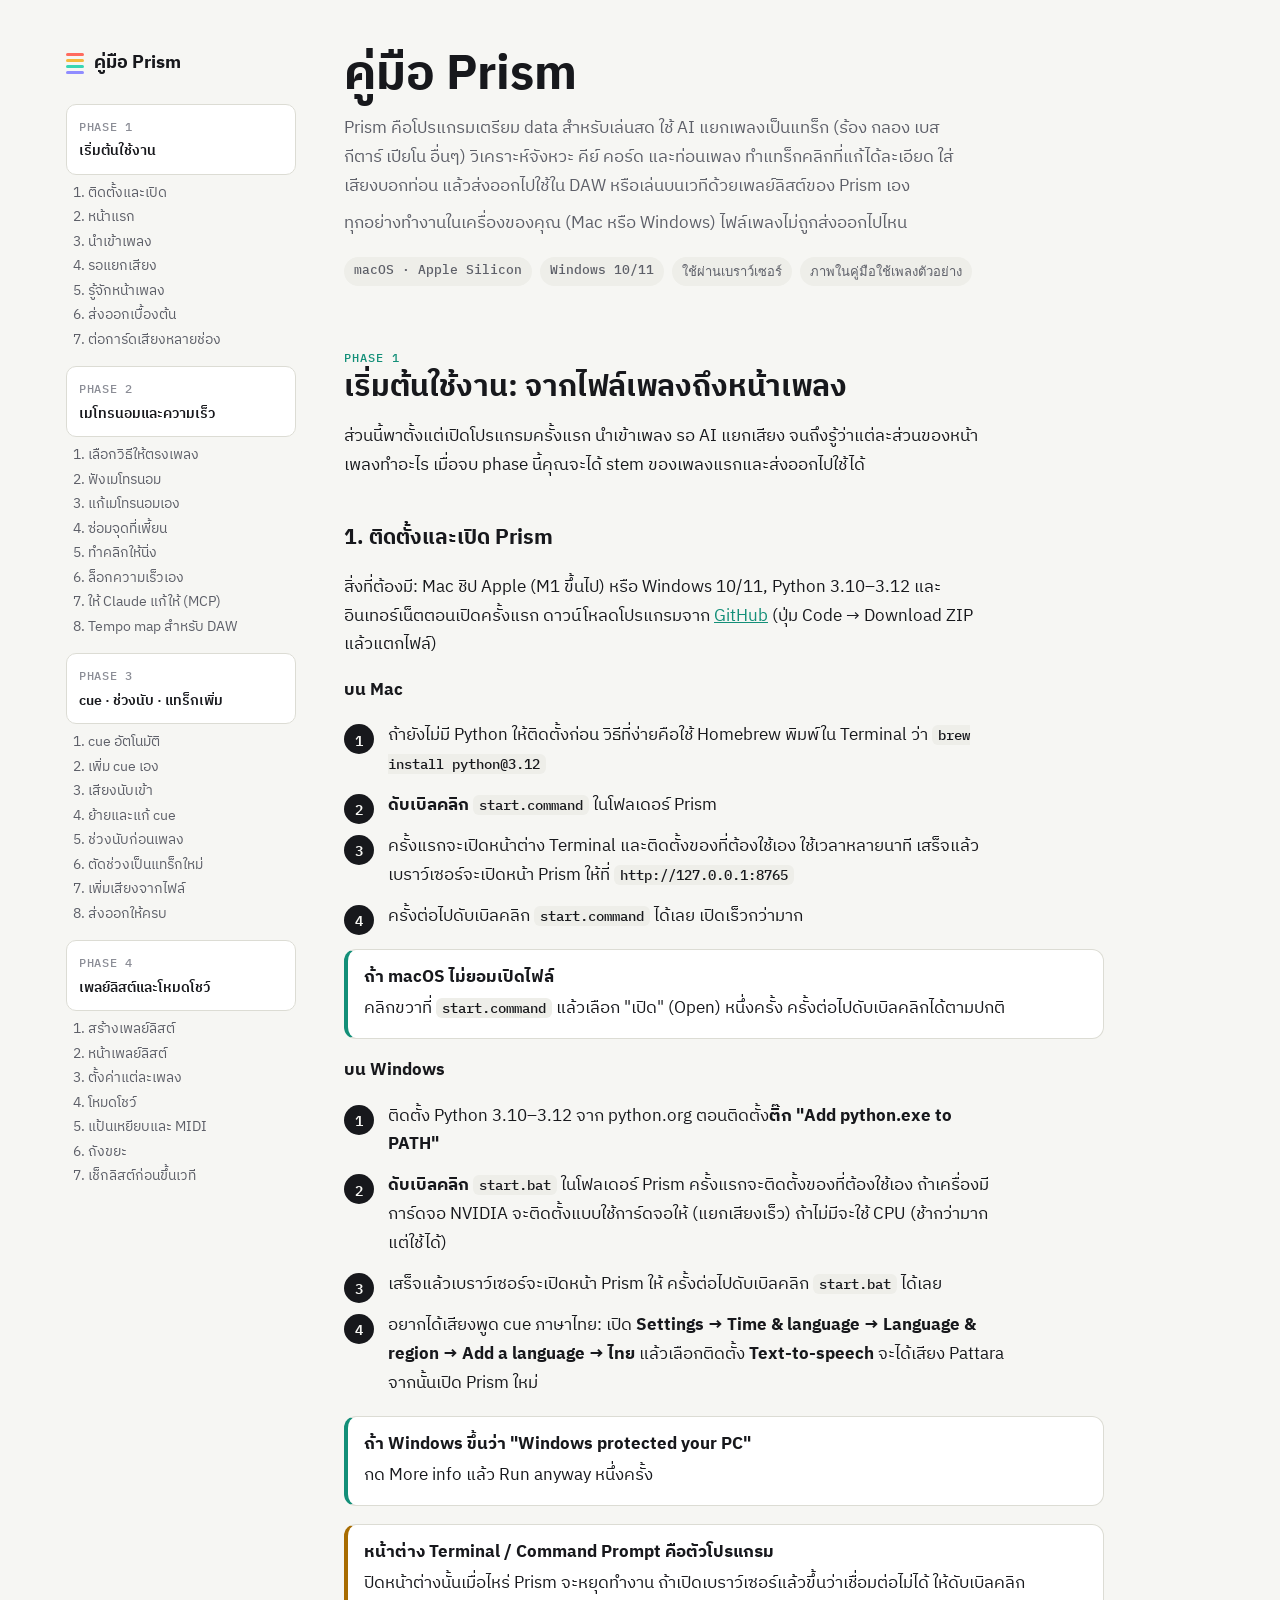
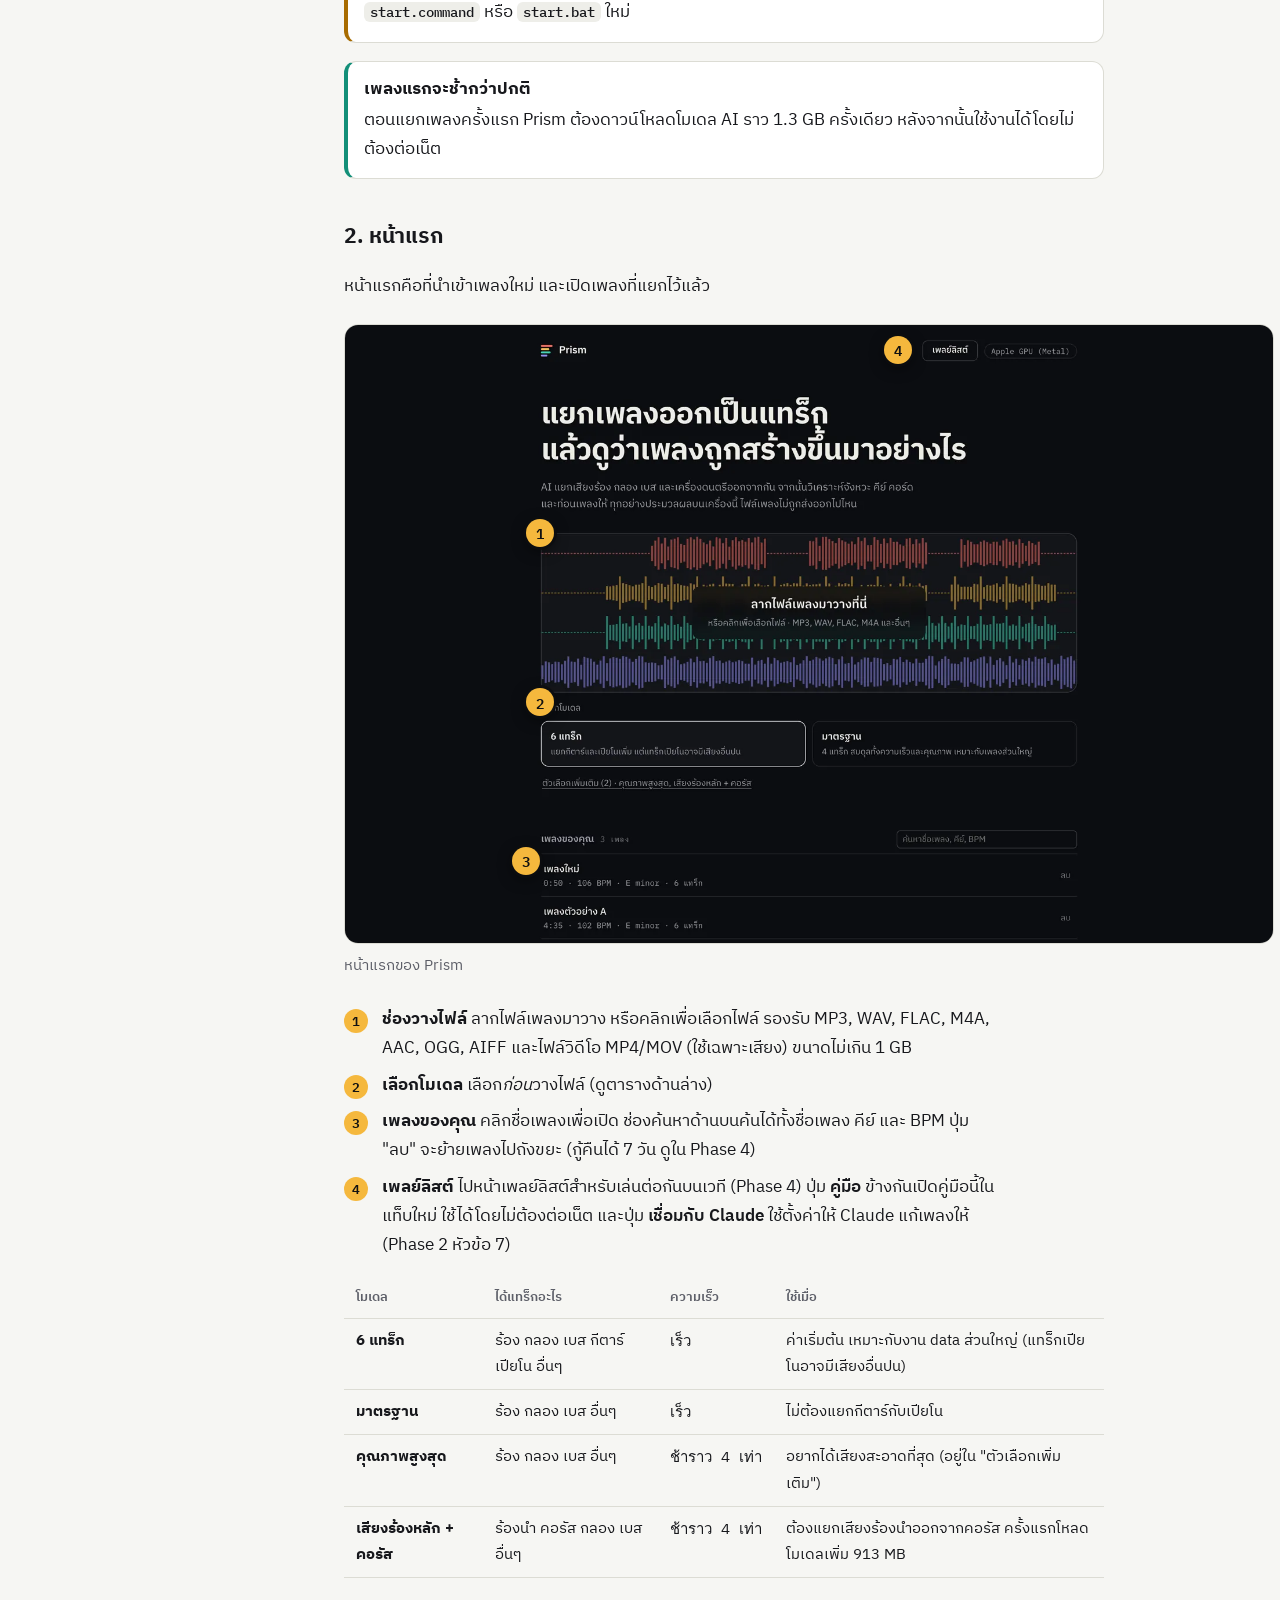
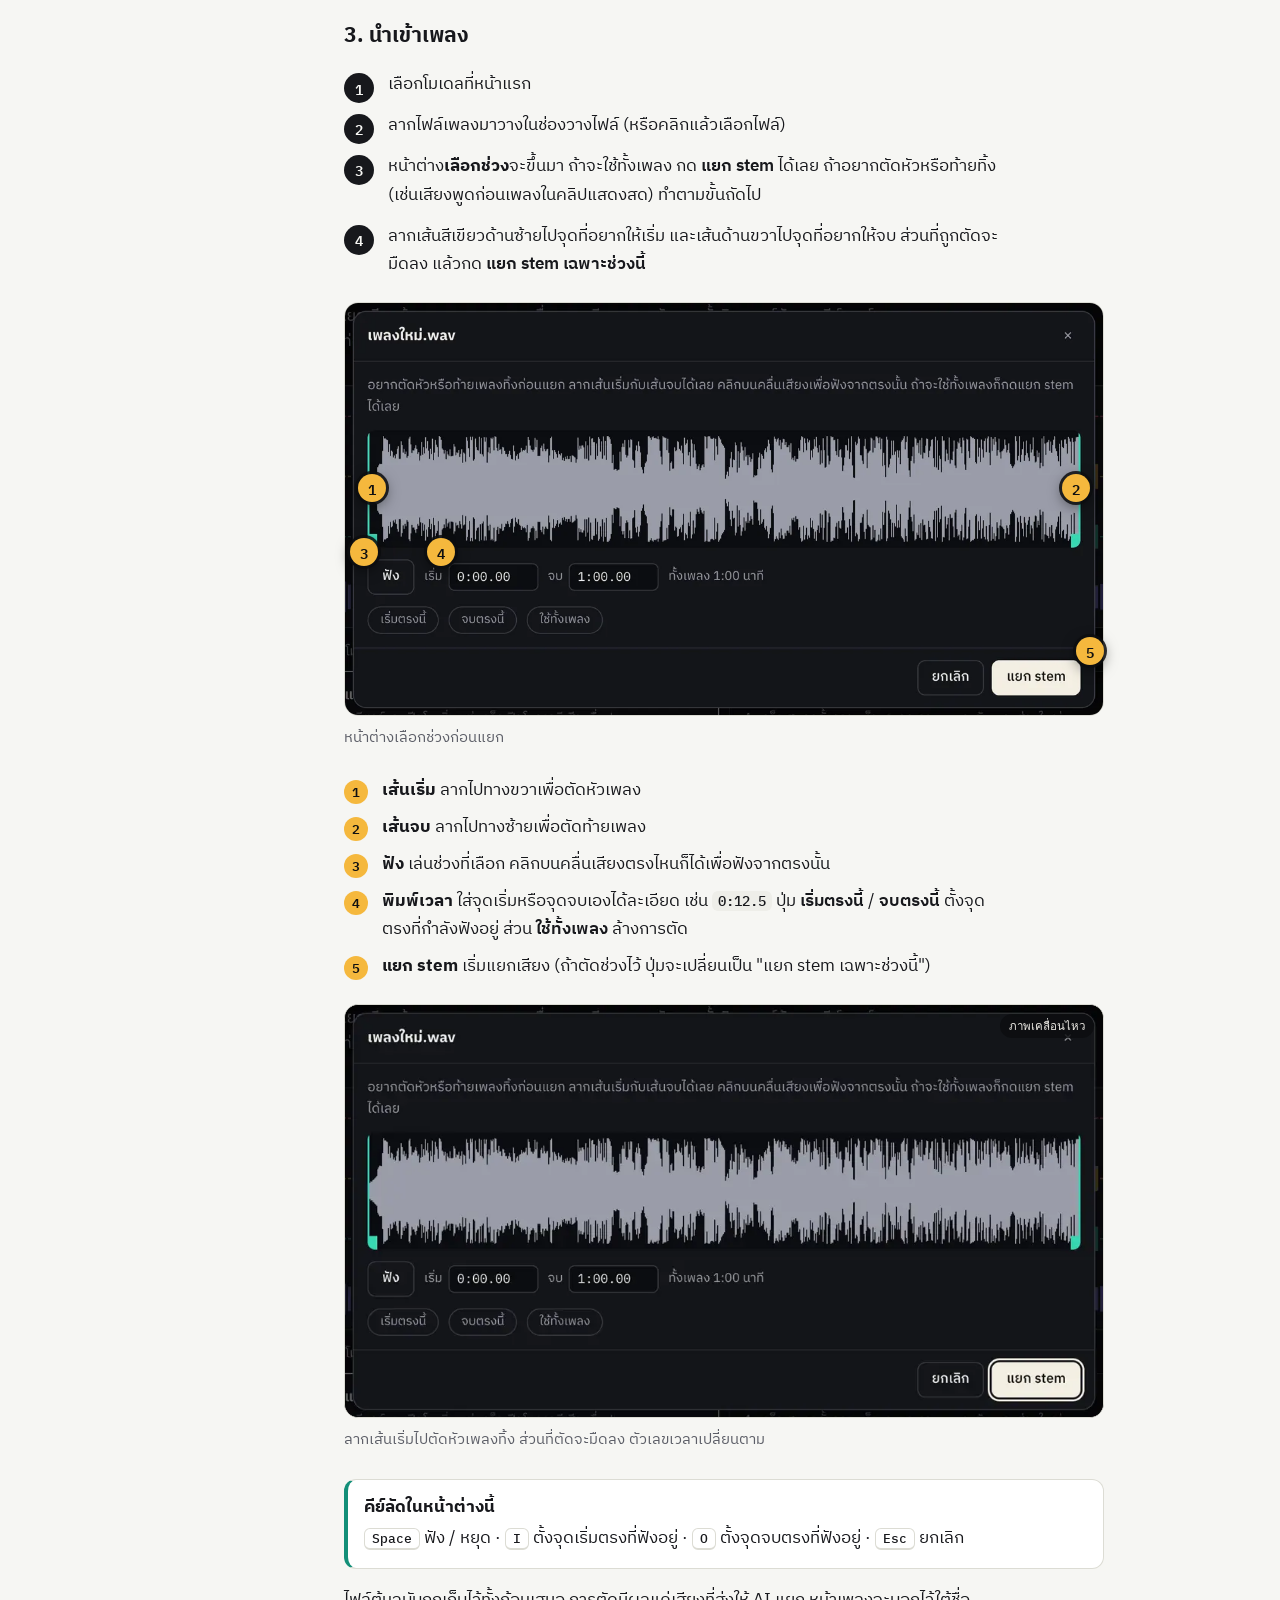
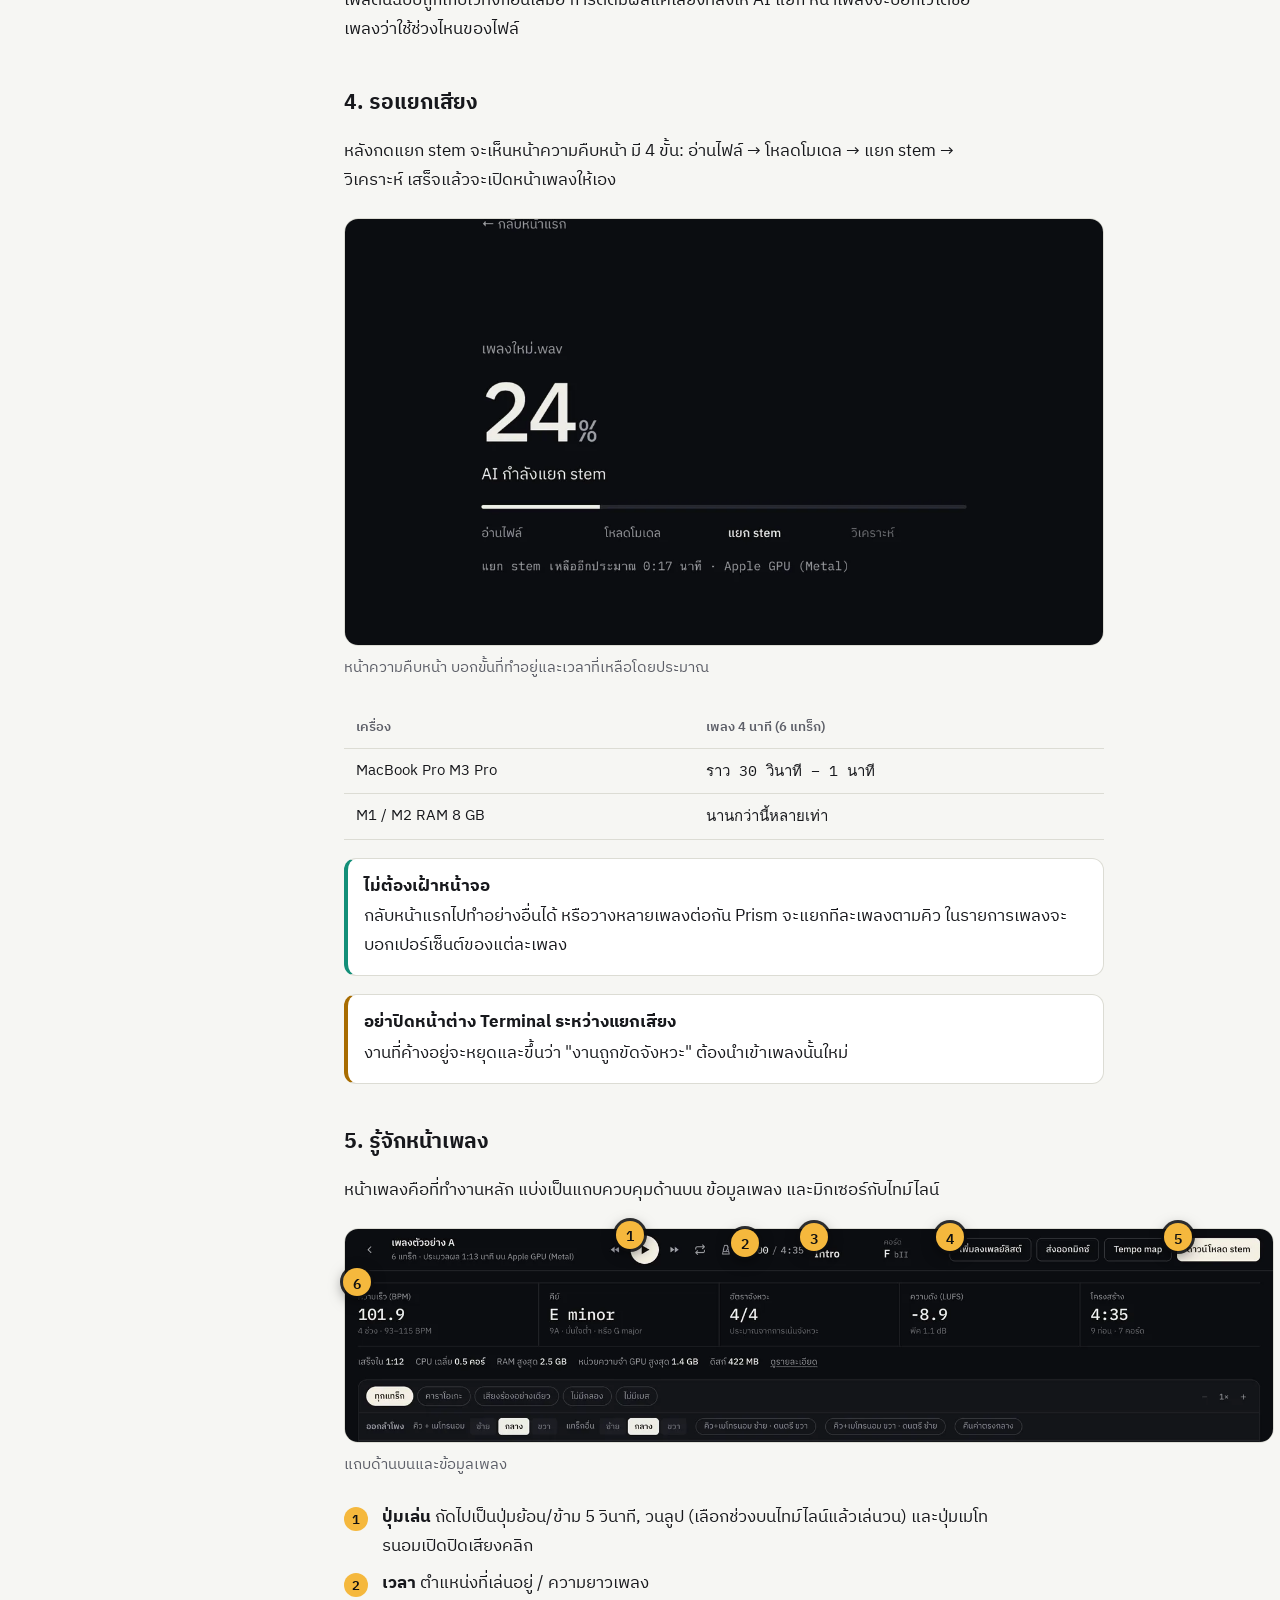
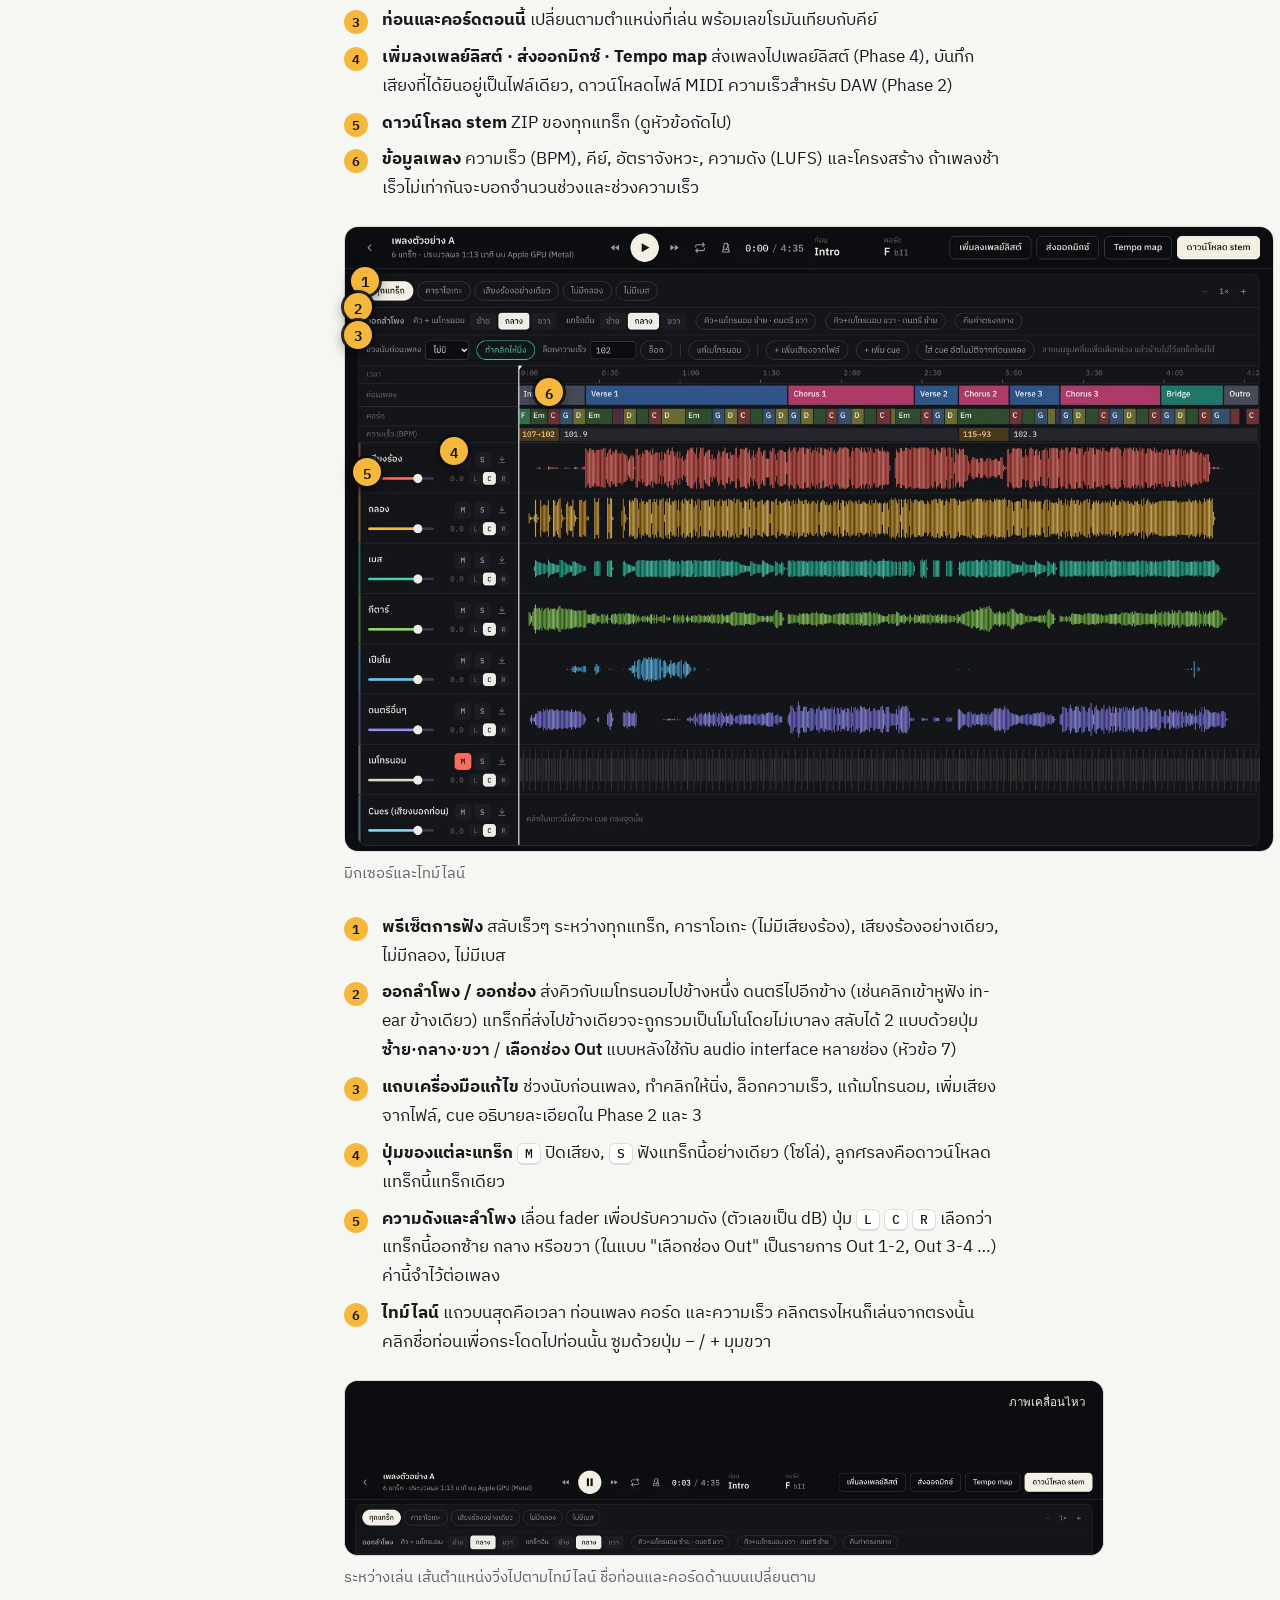
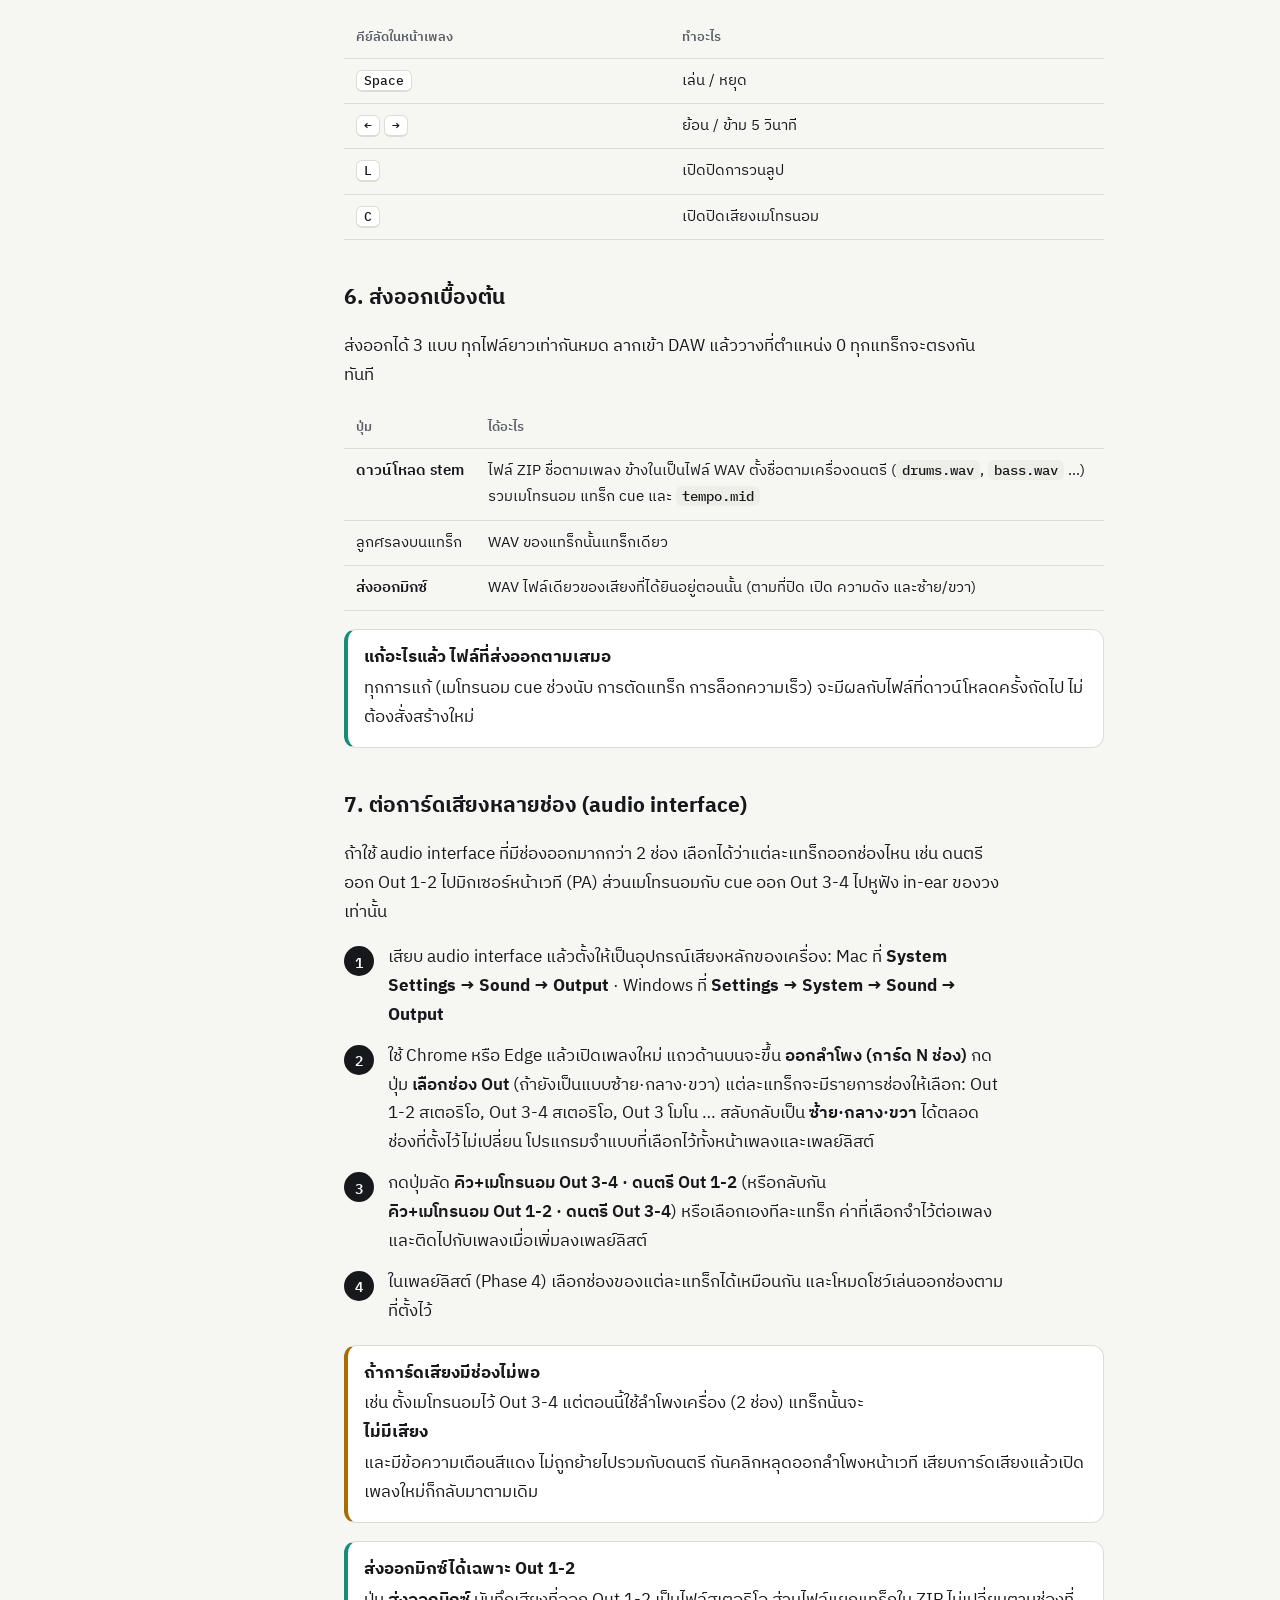
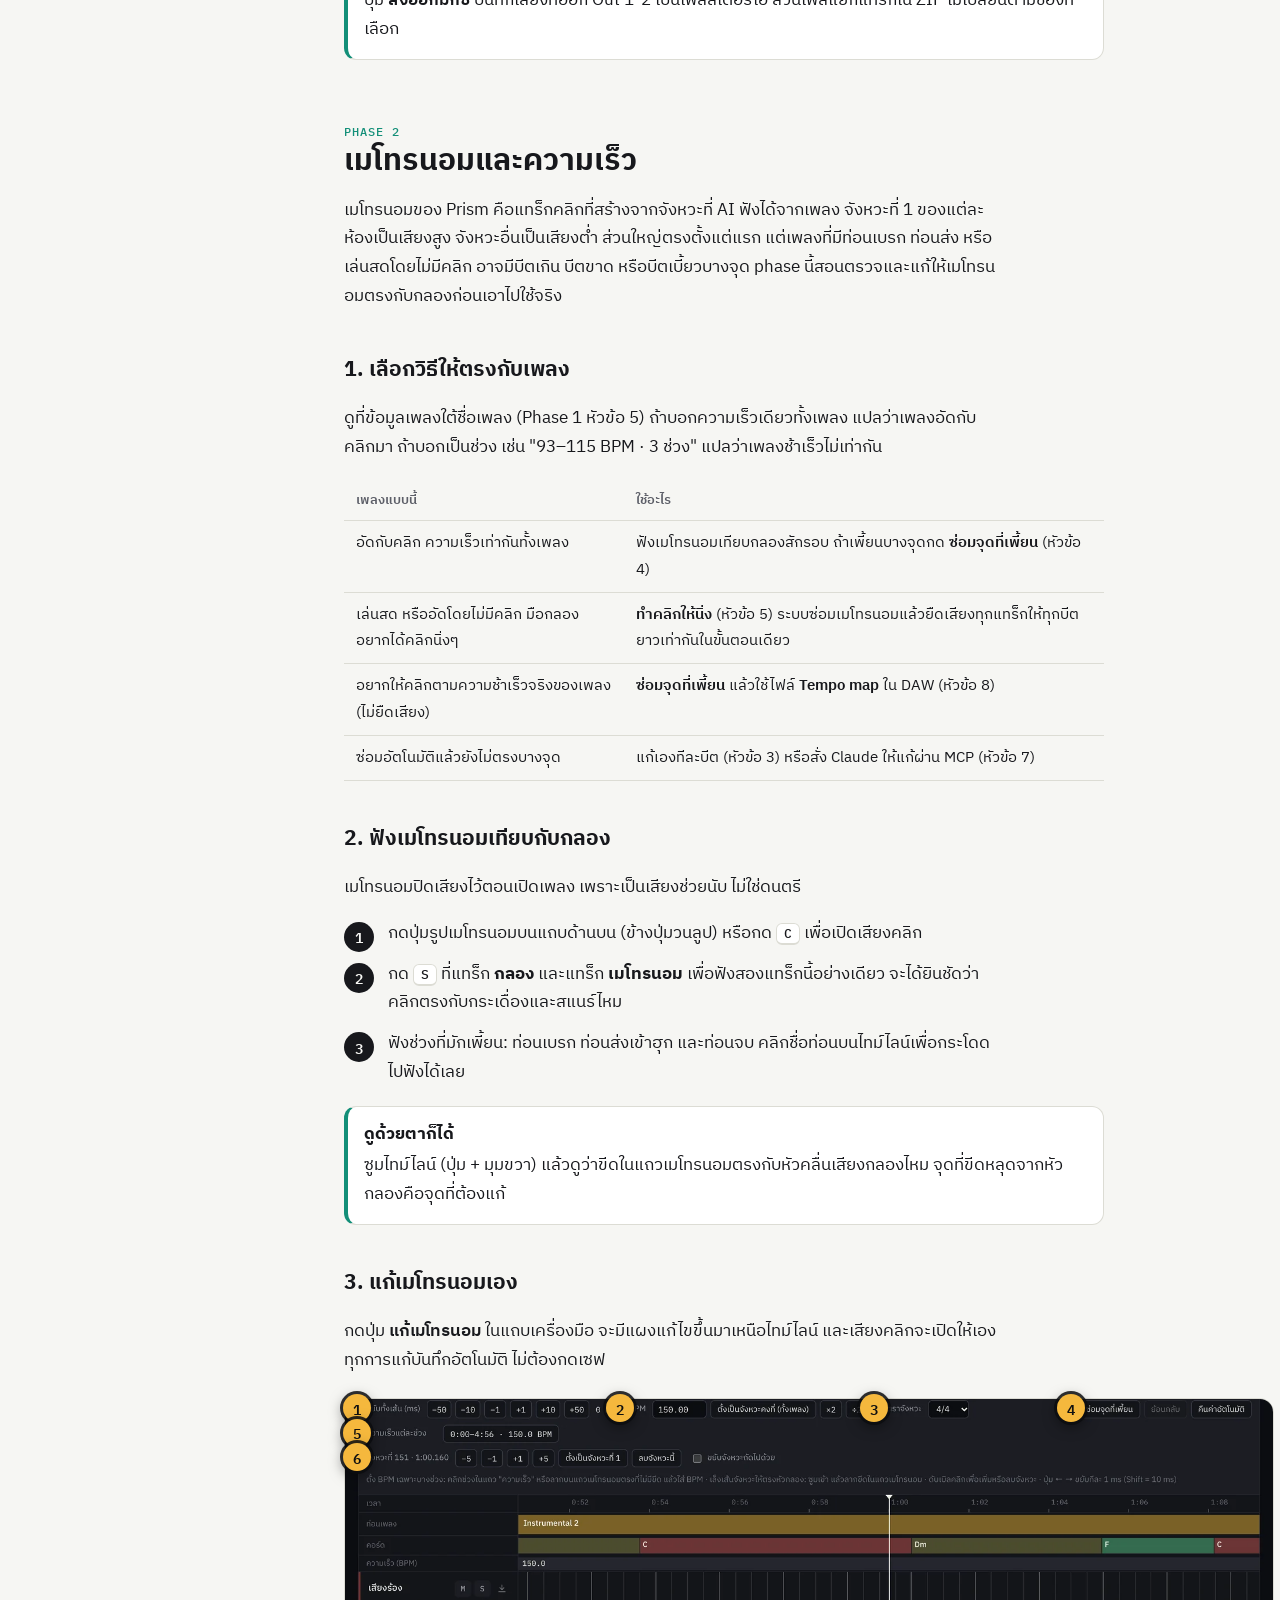
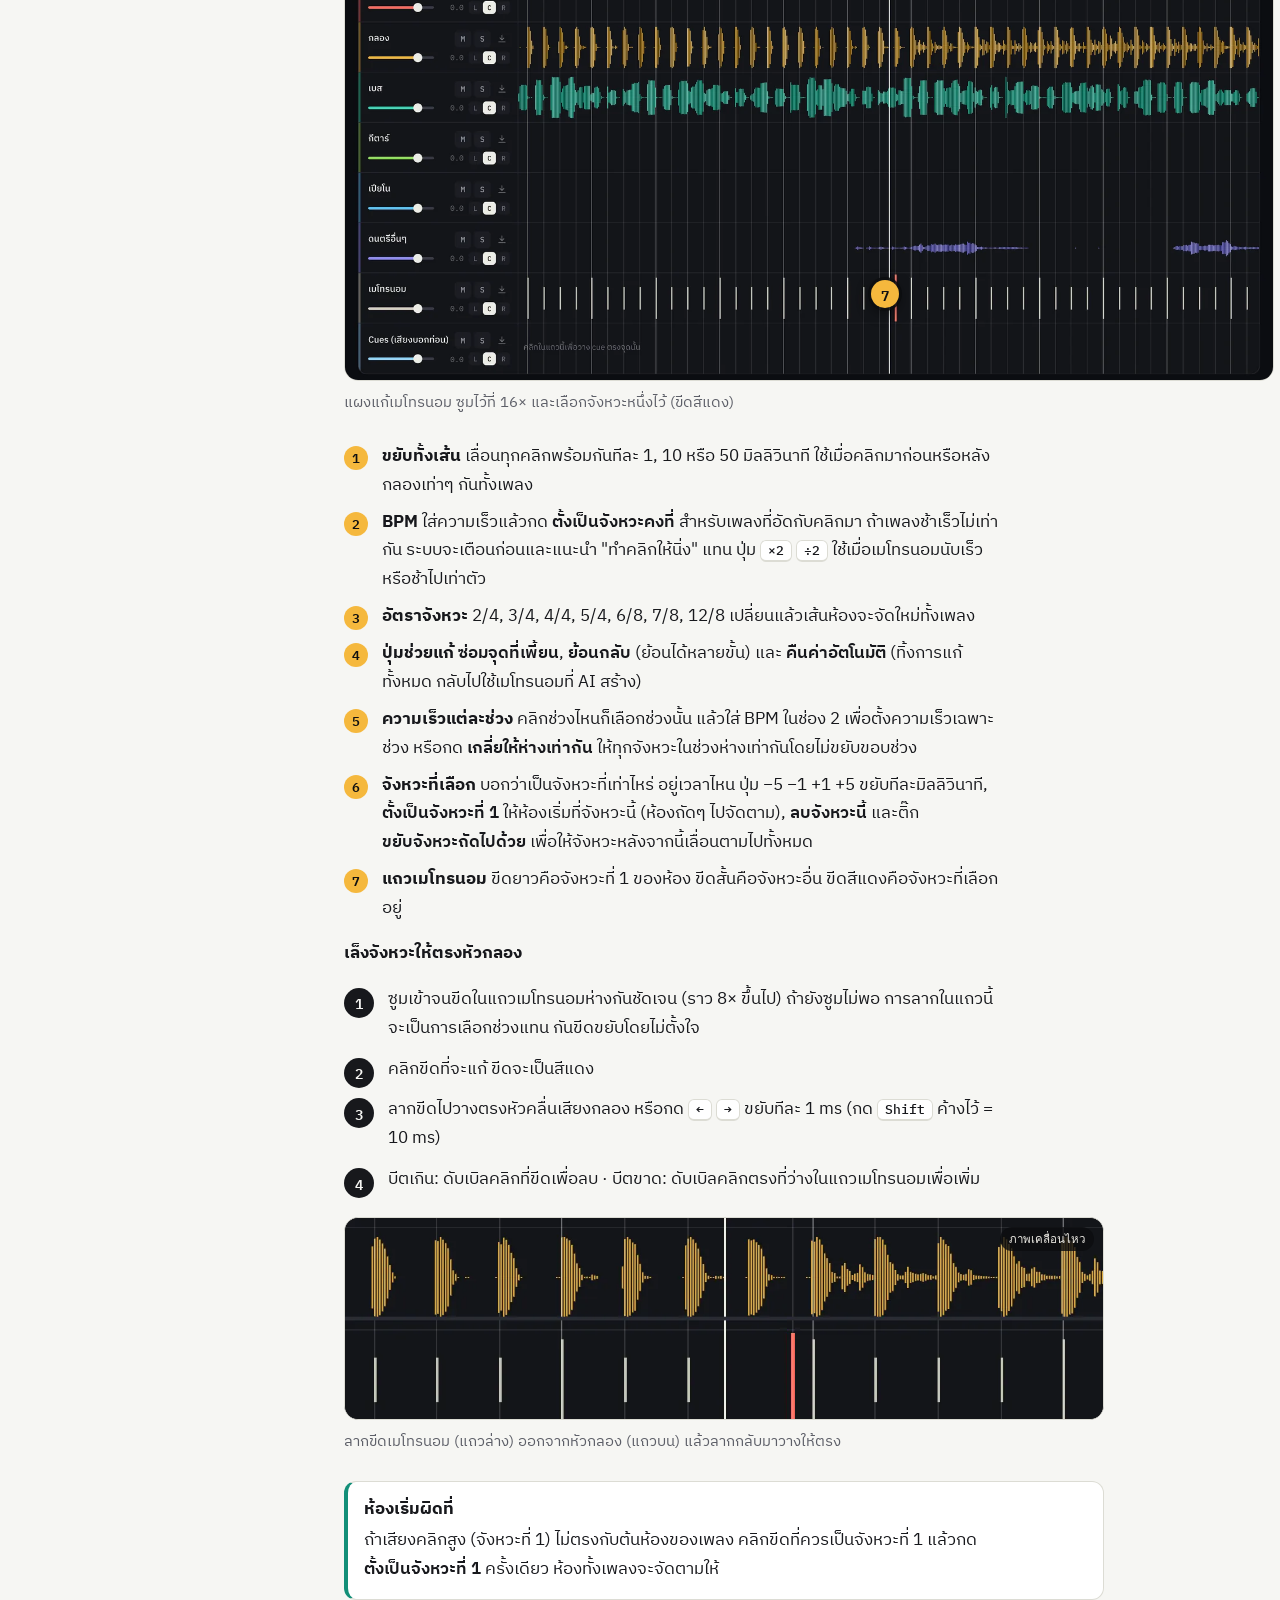
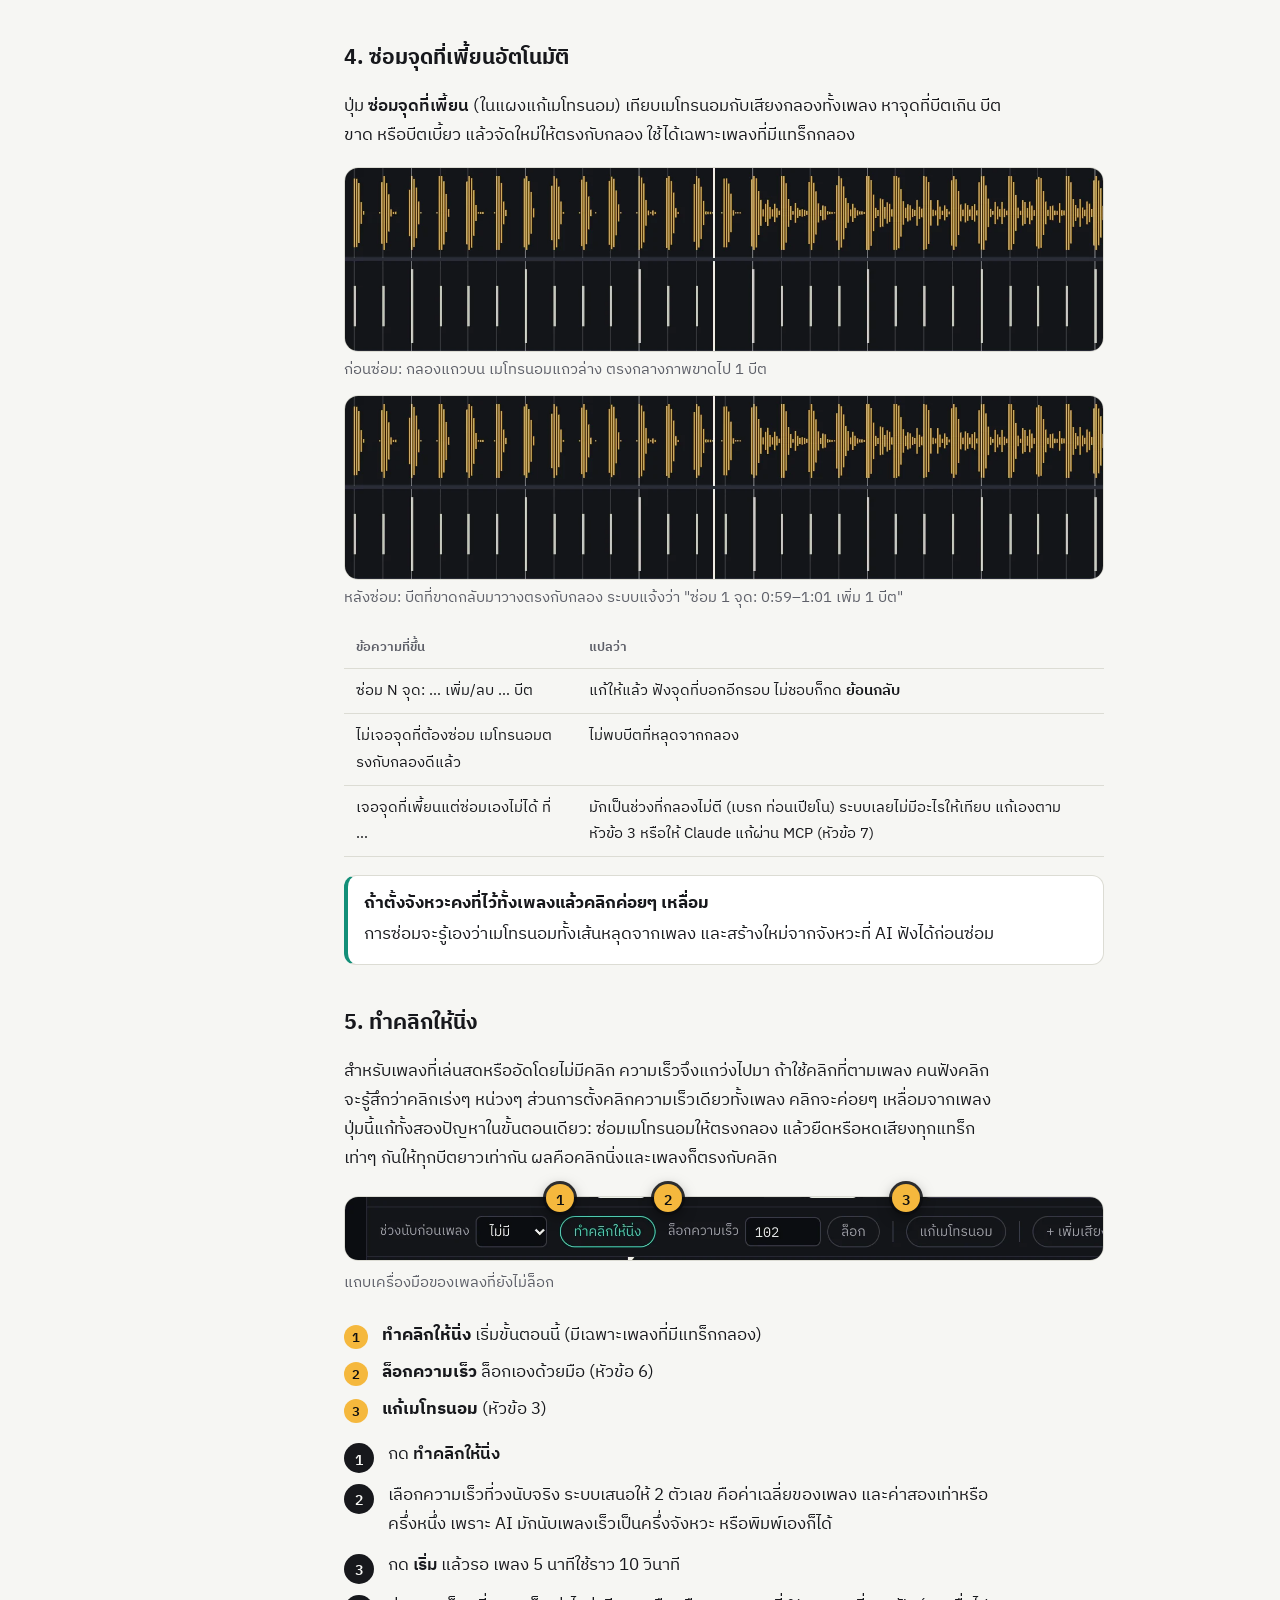
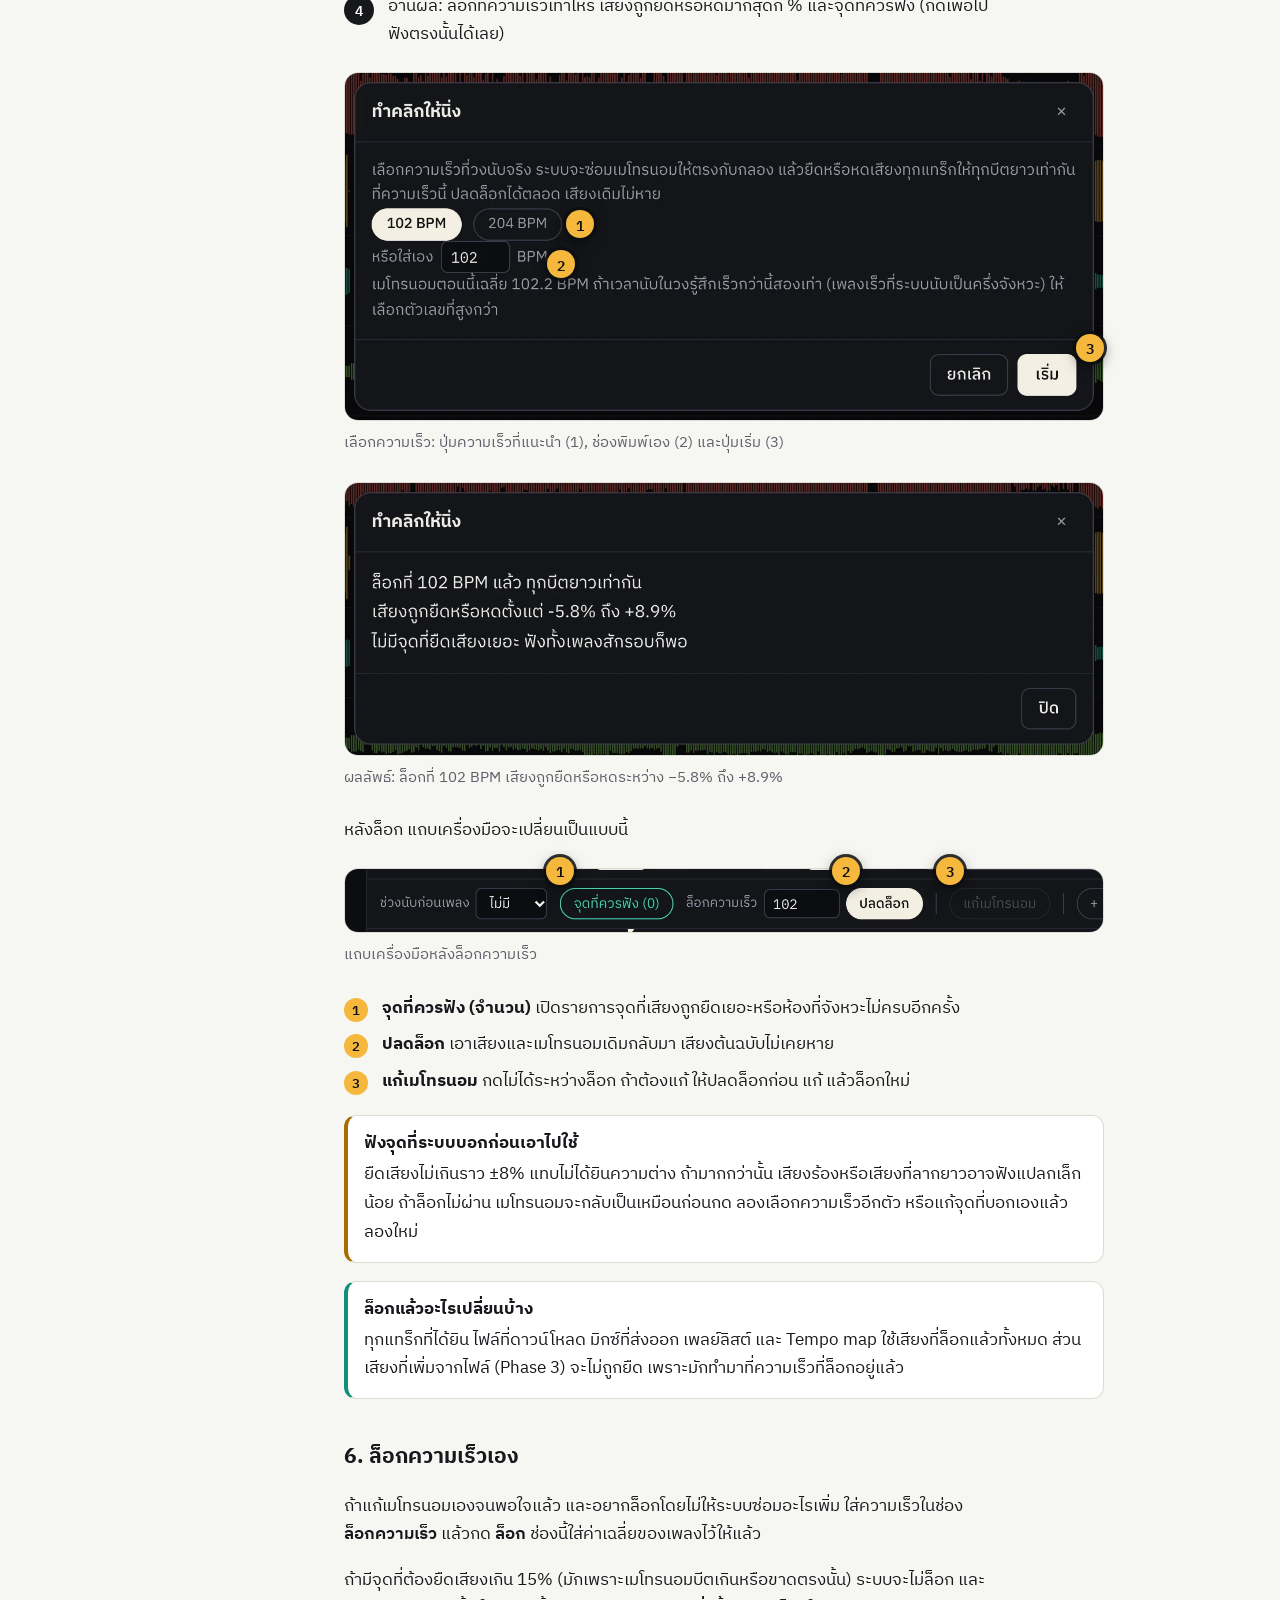
<file: docs/index.html>
<!doctype html>
<html lang="th">
<head>
<meta charset="utf-8">
<meta name="viewport" content="width=device-width, initial-scale=1">
<title>Prism</title>
<!-- GitHub Pages serves docs/; the site's front page is the manual. -->
<meta http-equiv="refresh" content="0; url=manual/">
<link rel="canonical" href="manual/">
<style>
  body { margin: 0; min-height: 100vh; display: grid; place-items: center; background: #0c0d10; color: #eeece6;
    font: 16px/1.6 "Sukhumvit Set", "Thonburi", -apple-system, sans-serif; }
  a { color: #38d6b4; }
</style>
</head>
<body>
  <p>กำลังไปที่ <a href="manual/">คู่มือ Prism</a> · <a href="https://github.com/namosarawut/stem-studio">โค้ดบน GitHub</a></p>
  <script>location.replace("manual/" + location.hash);</script>
</body>
</html>
</file>
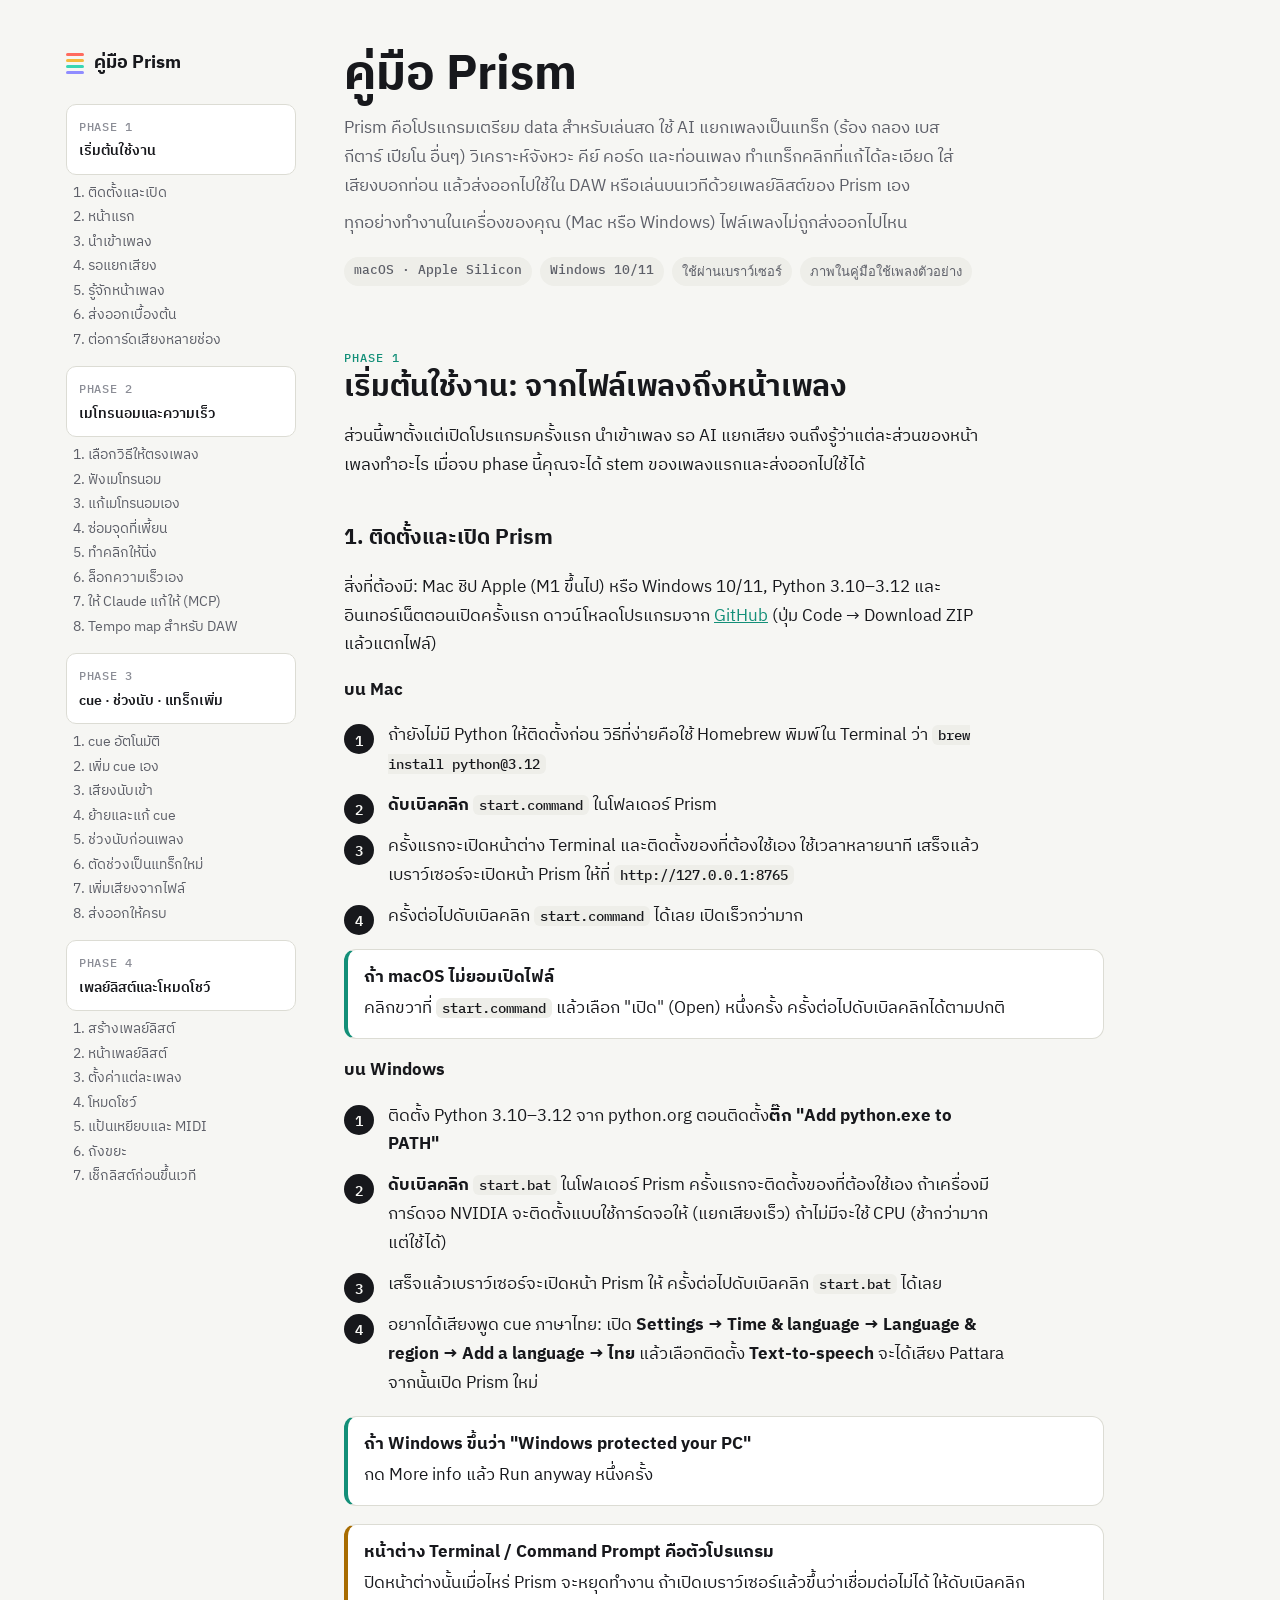
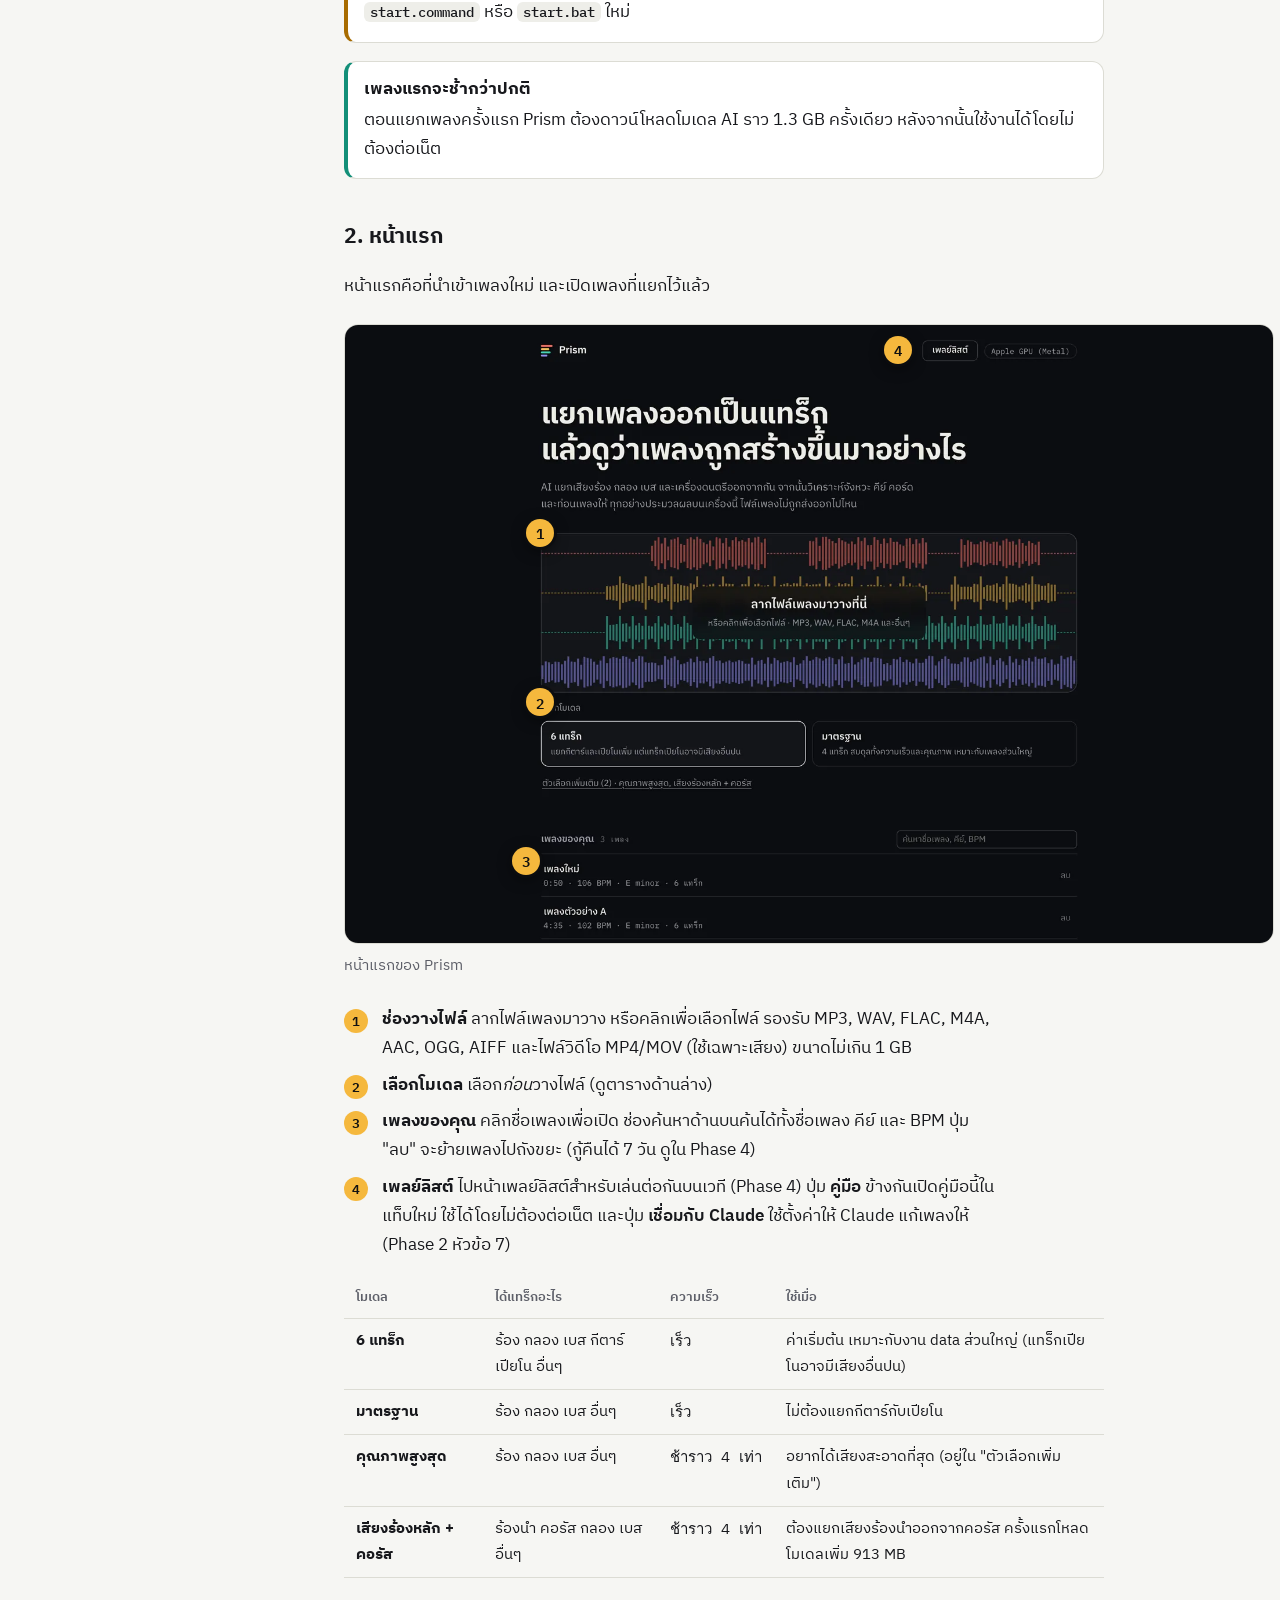
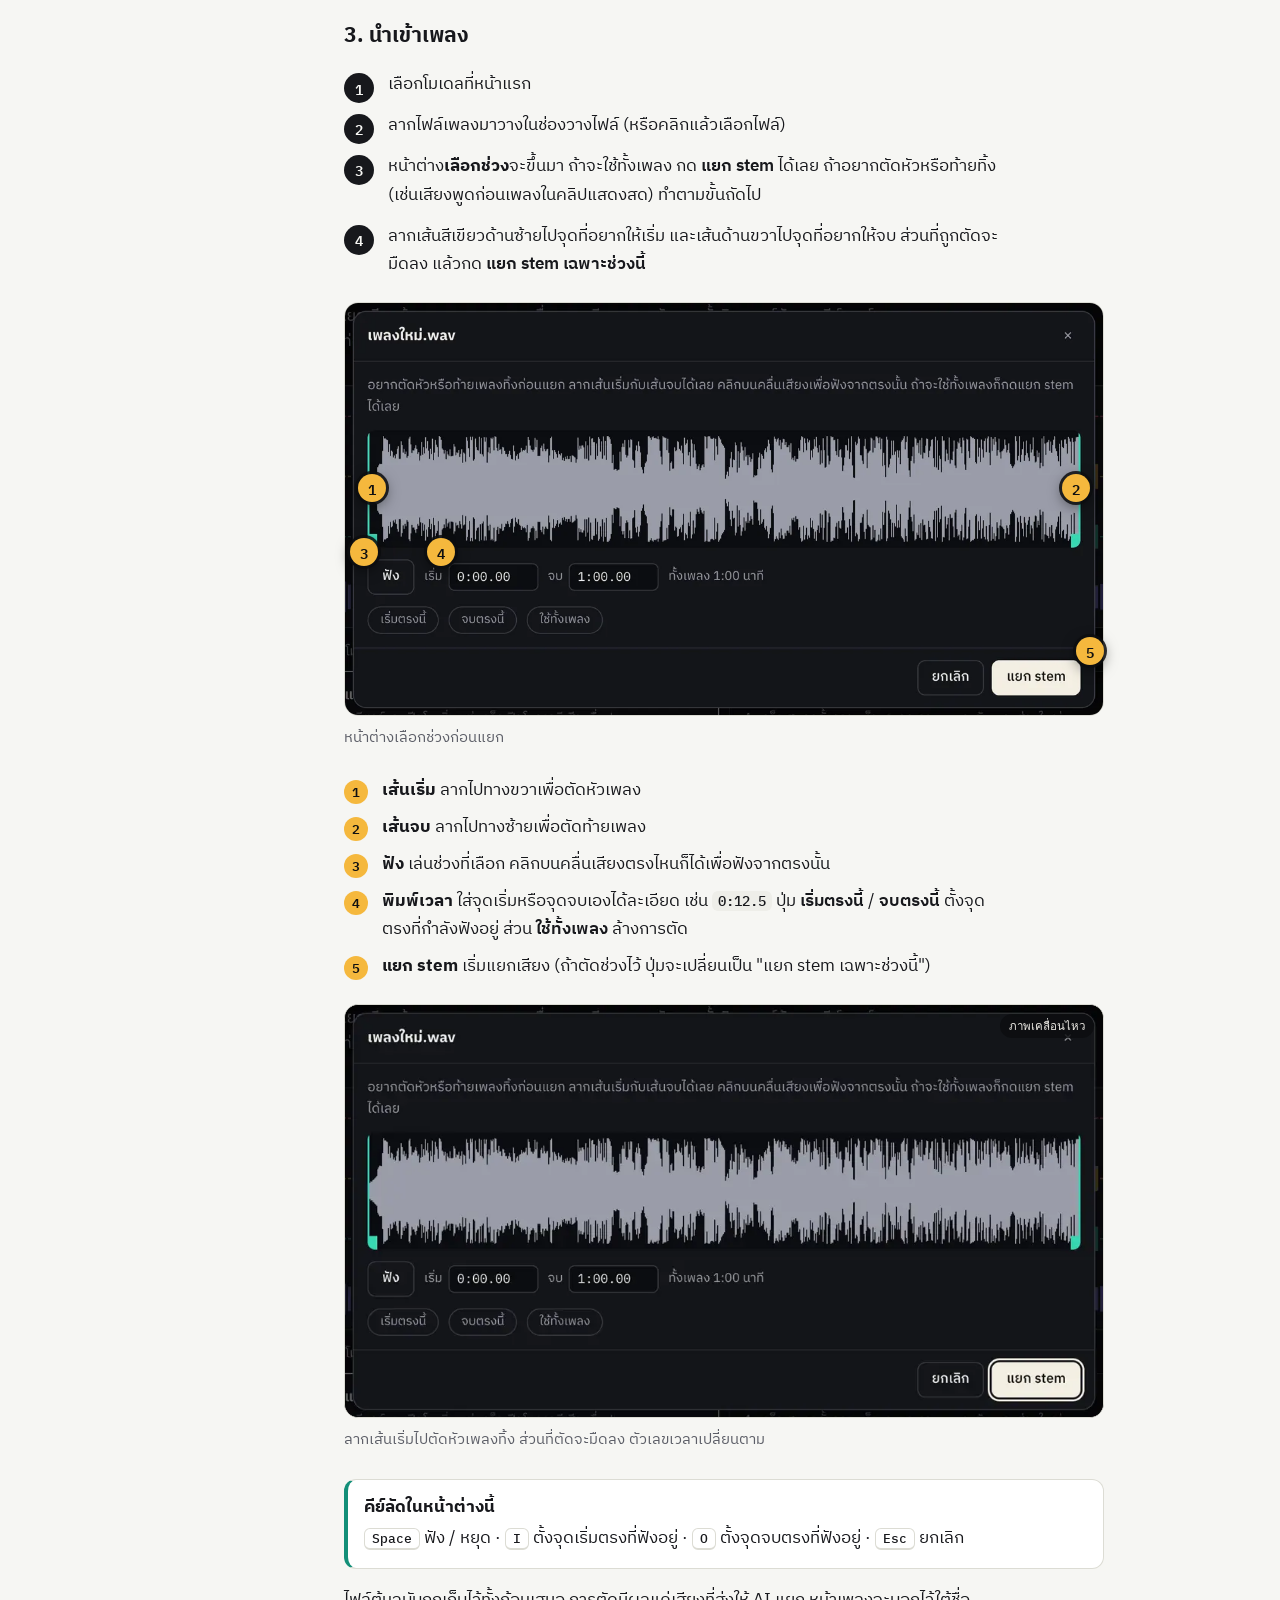
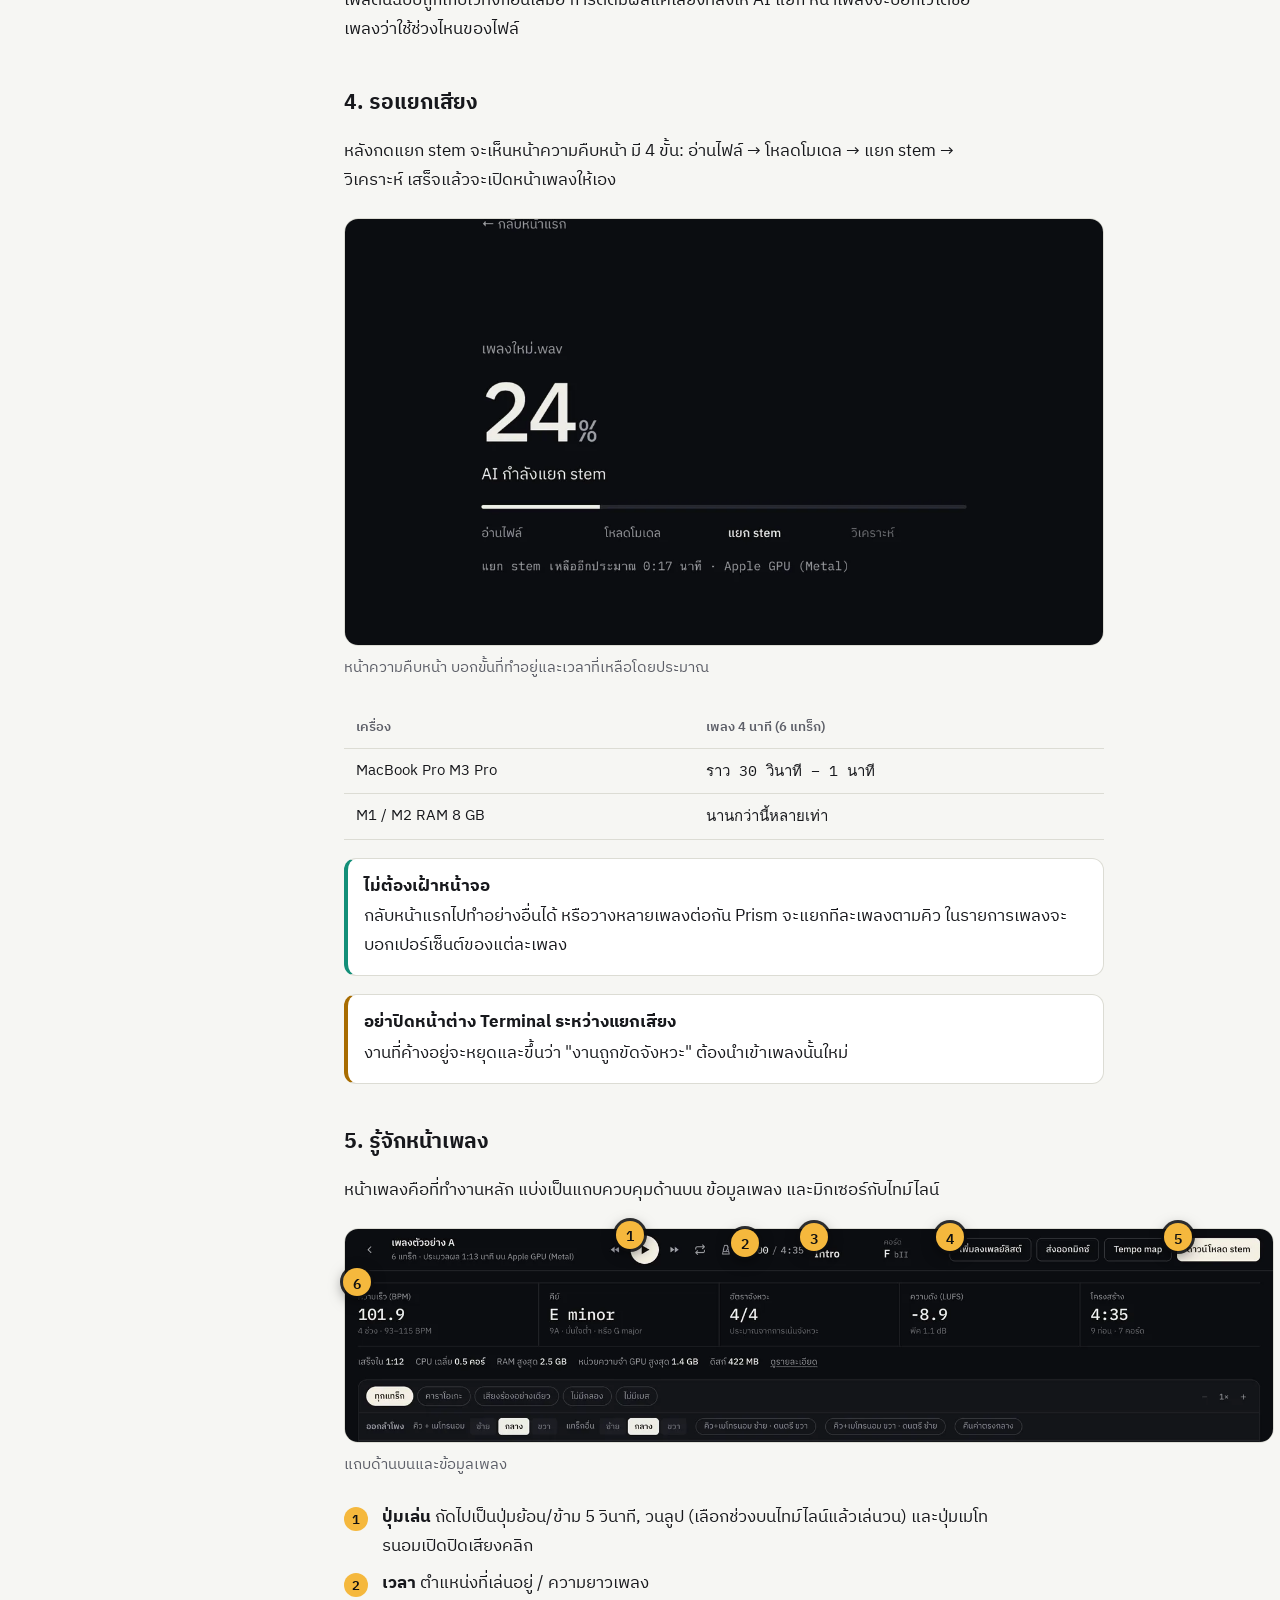
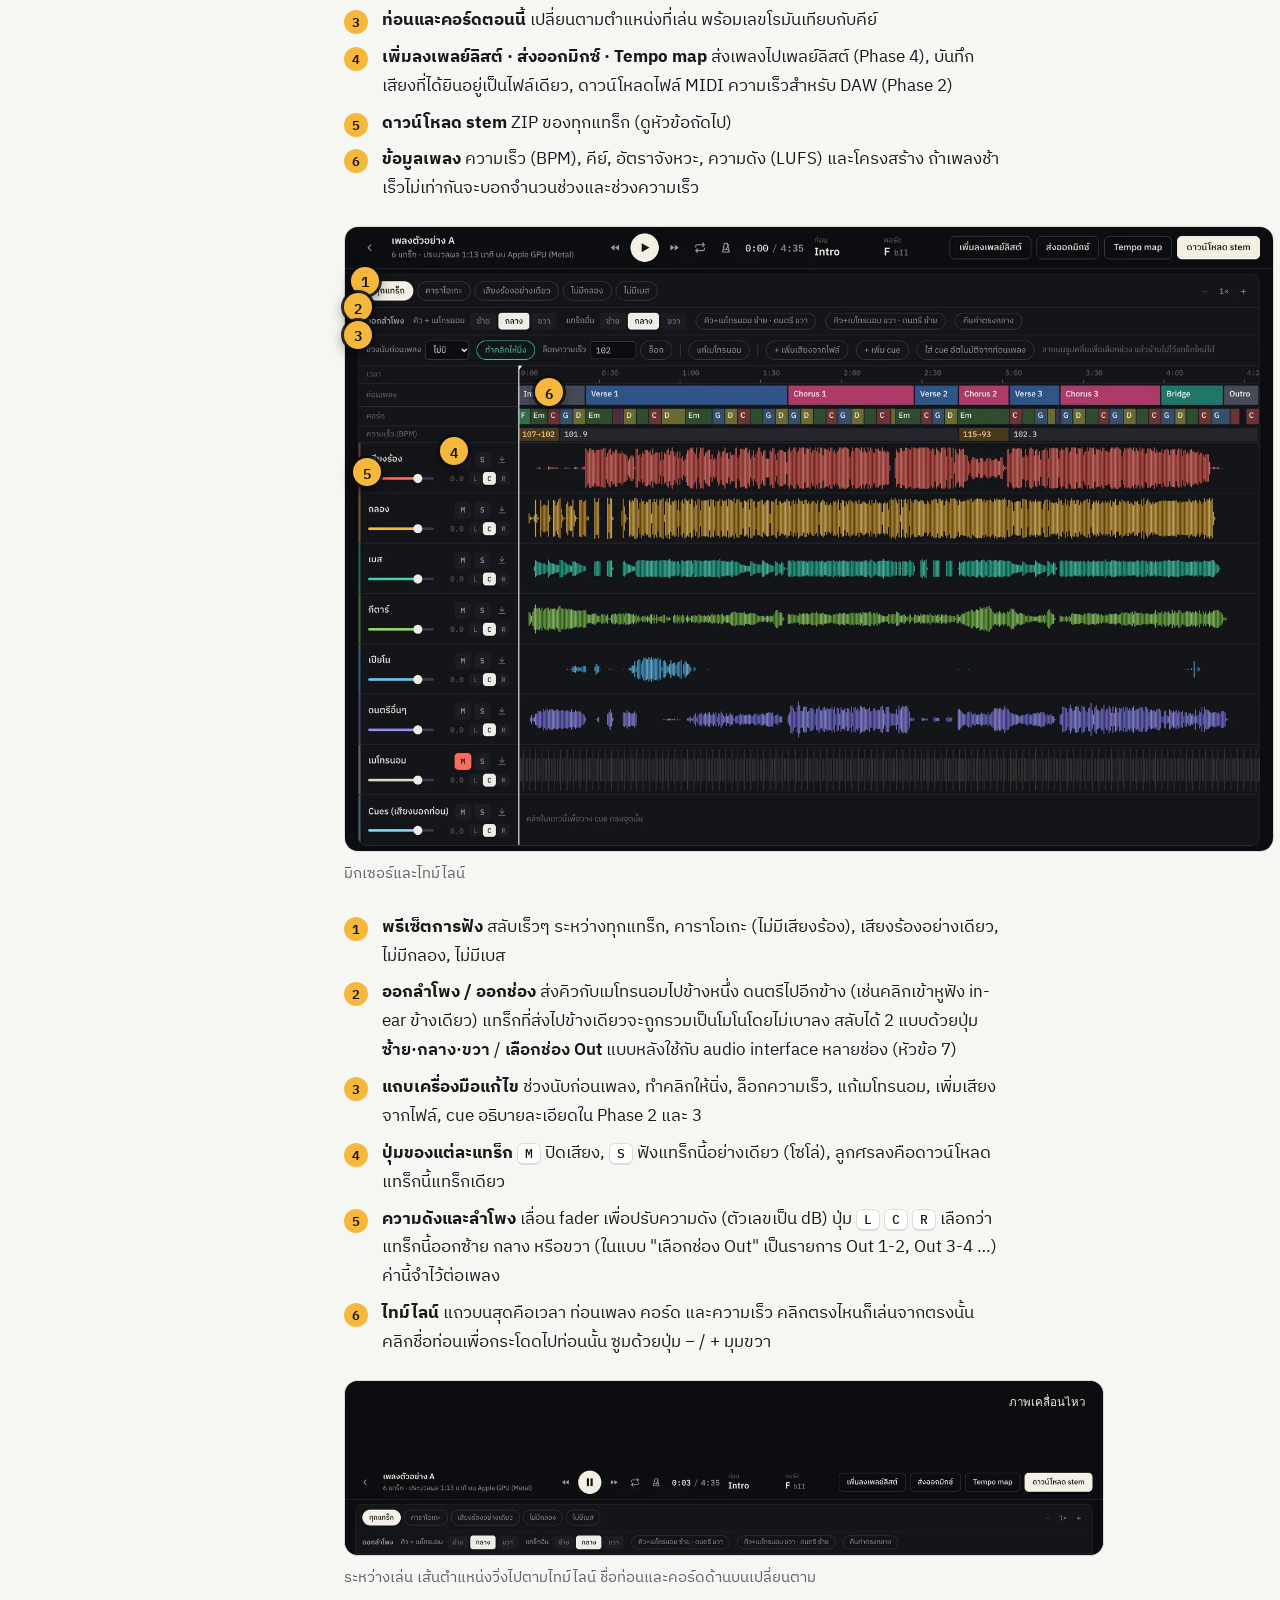
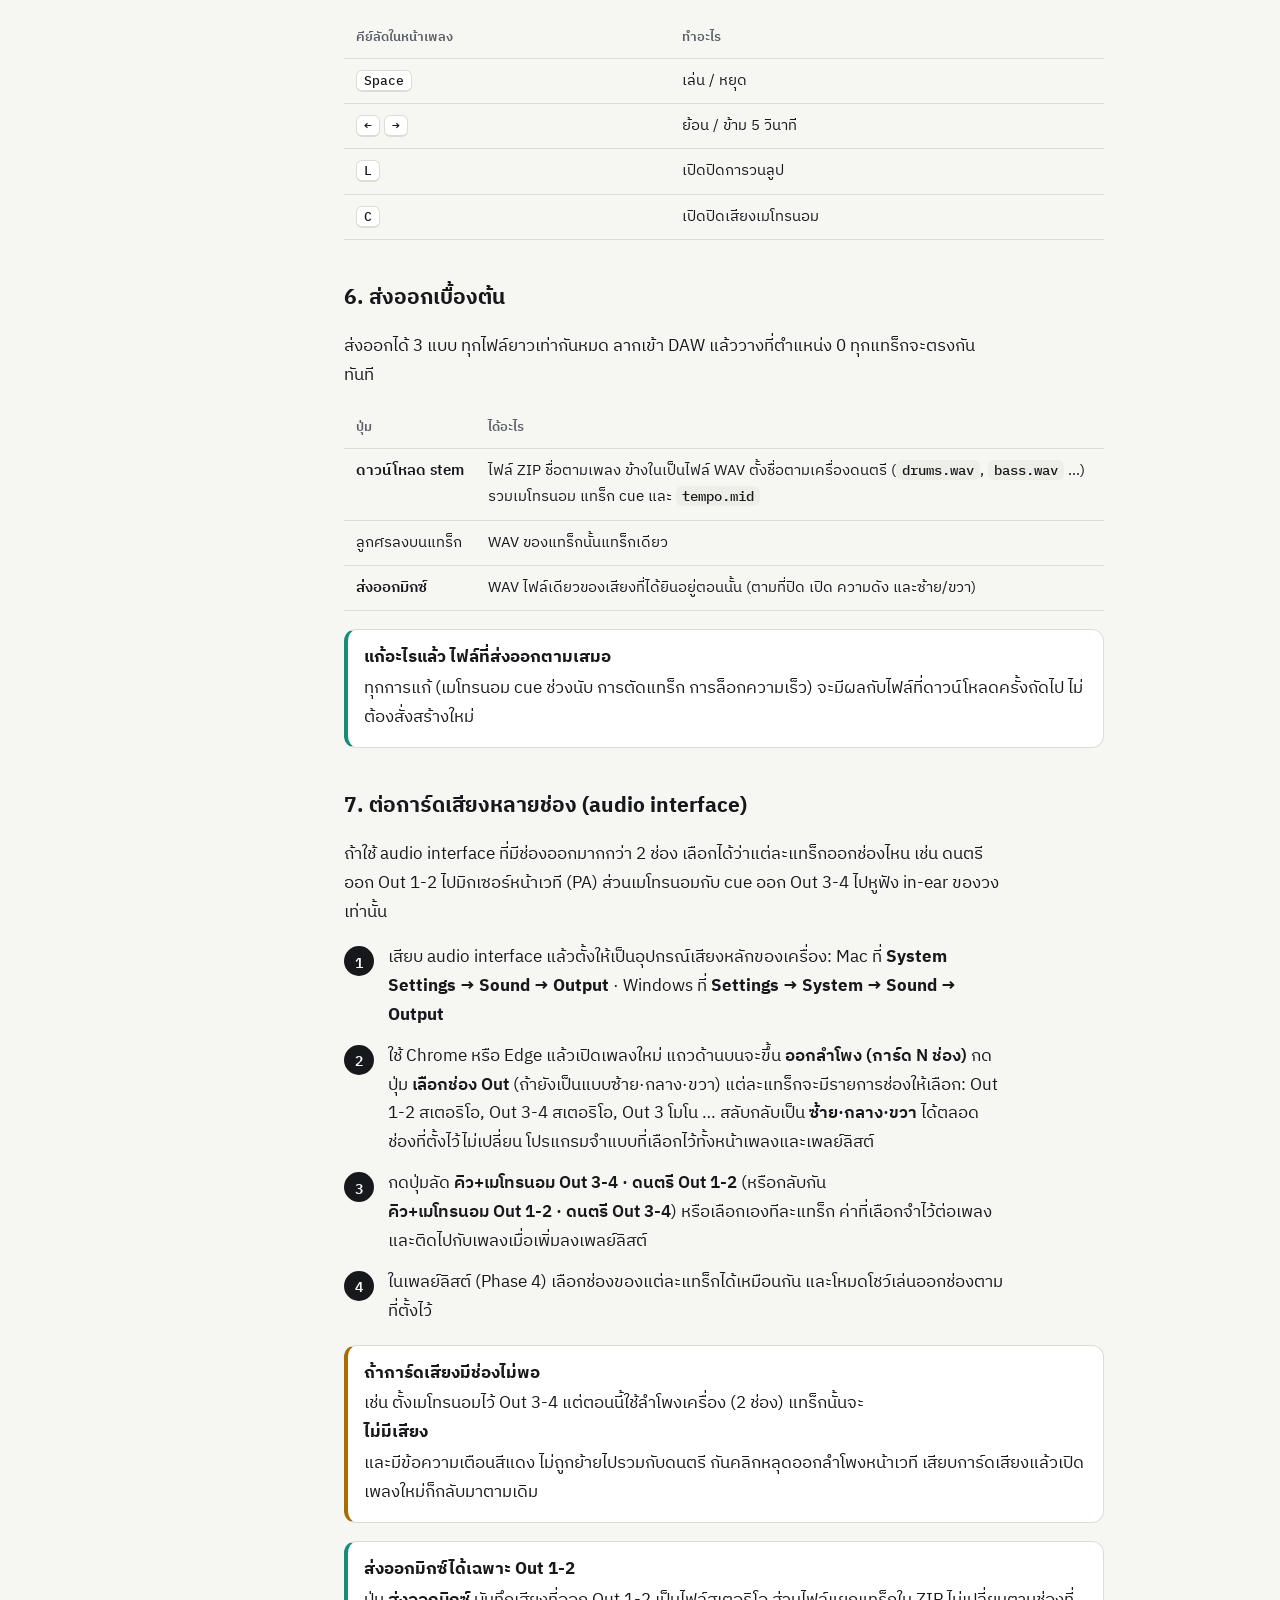
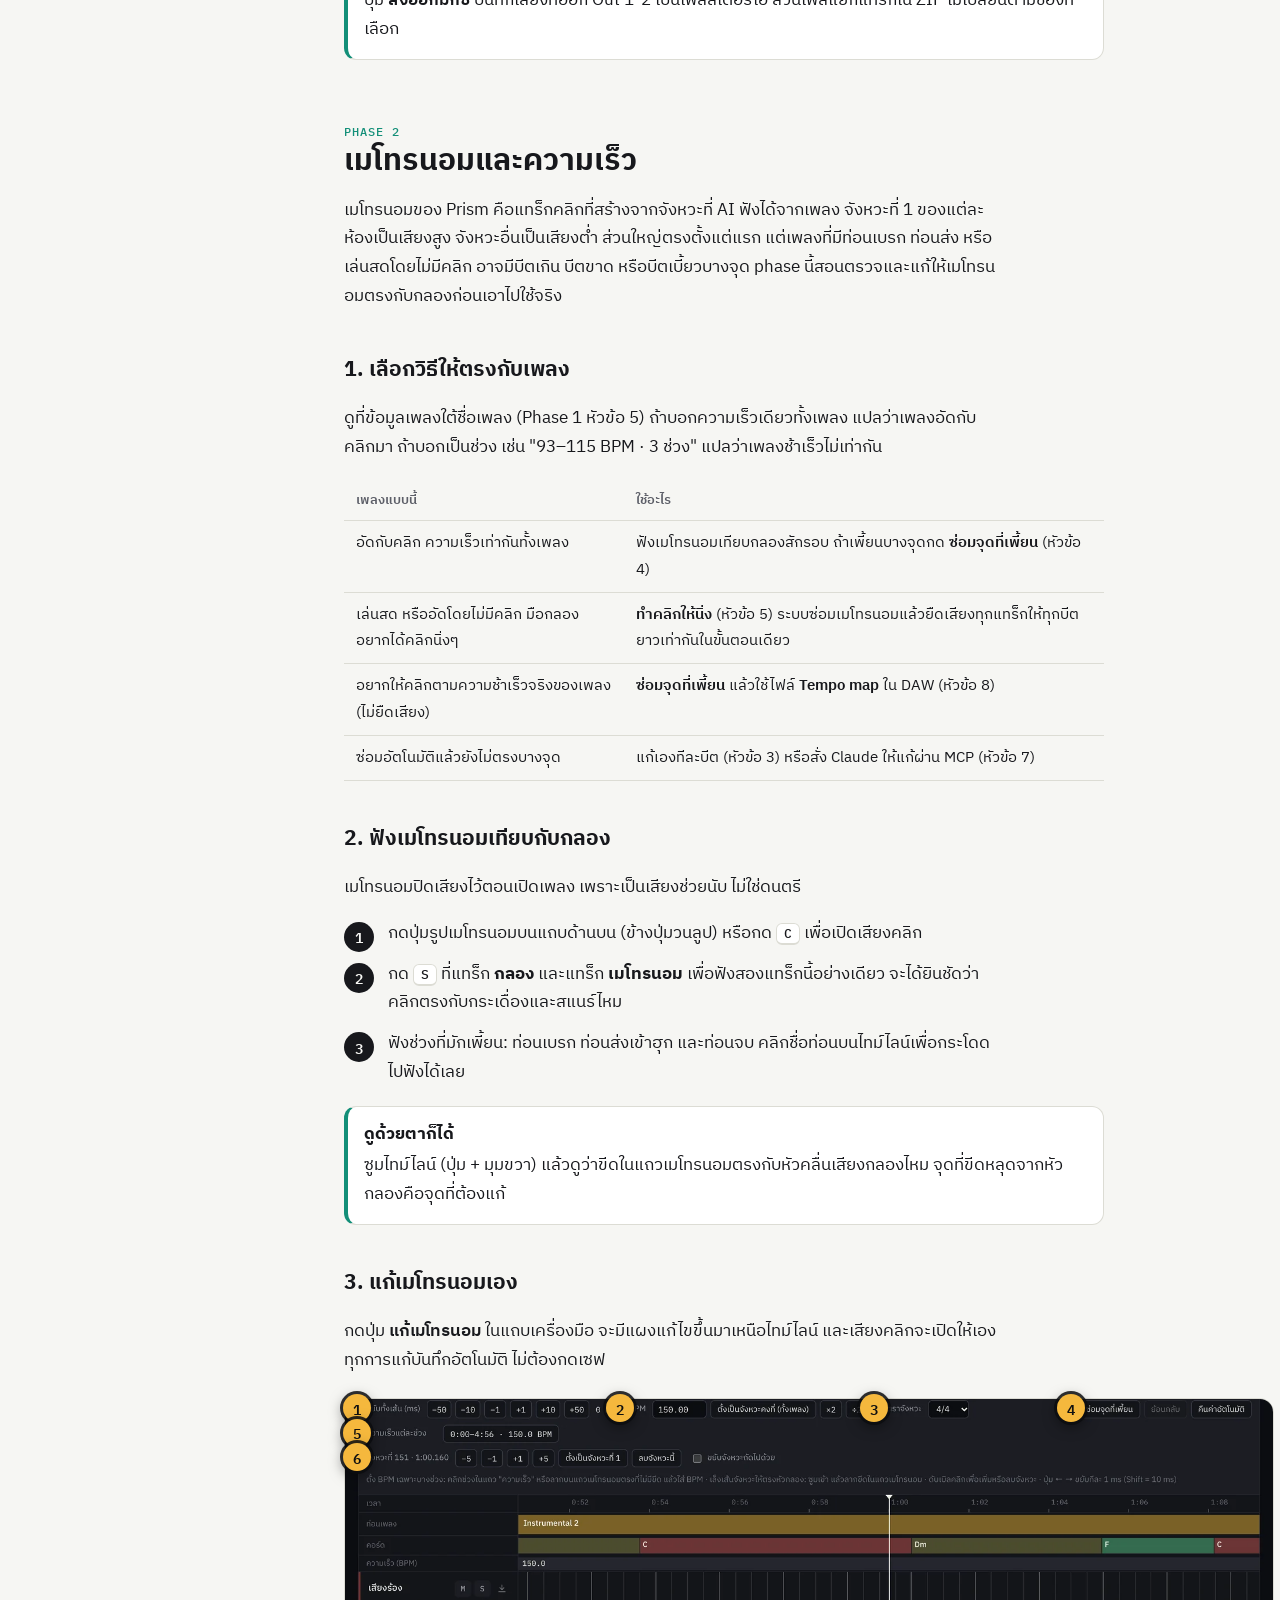
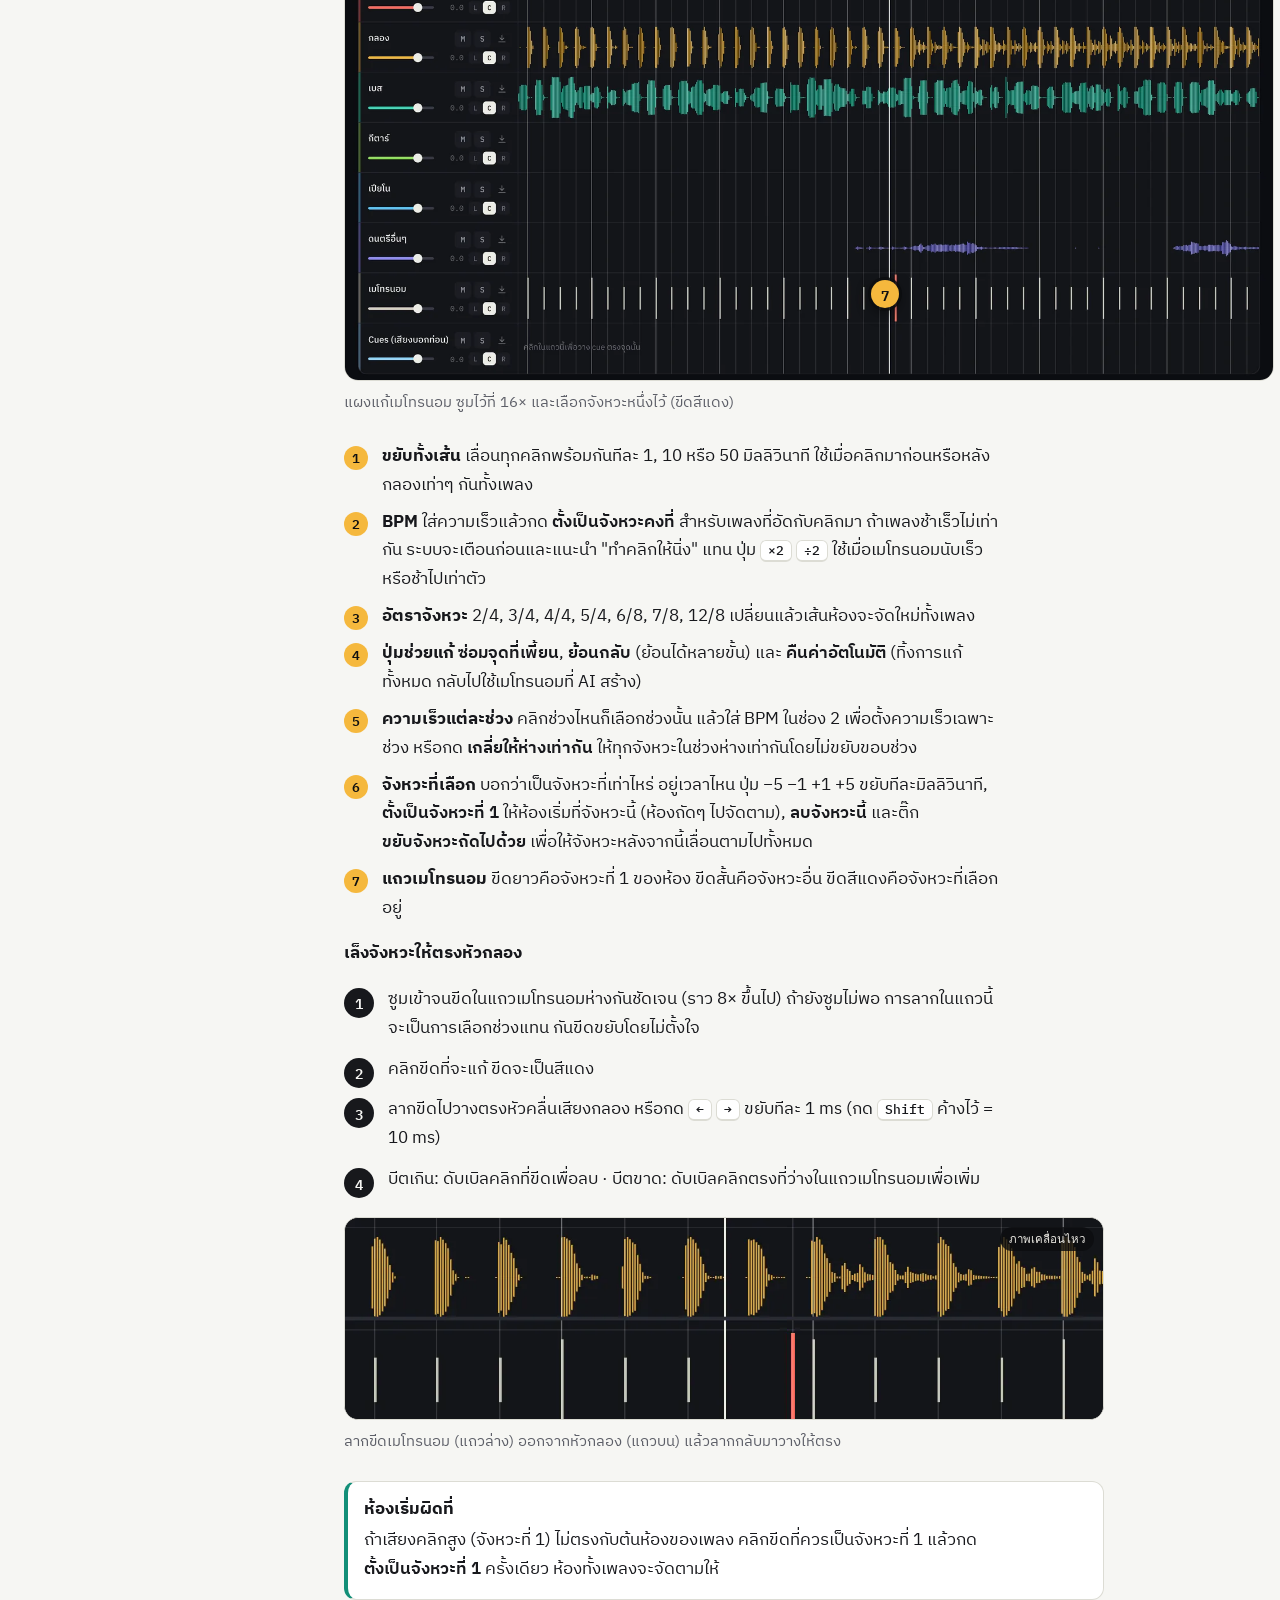
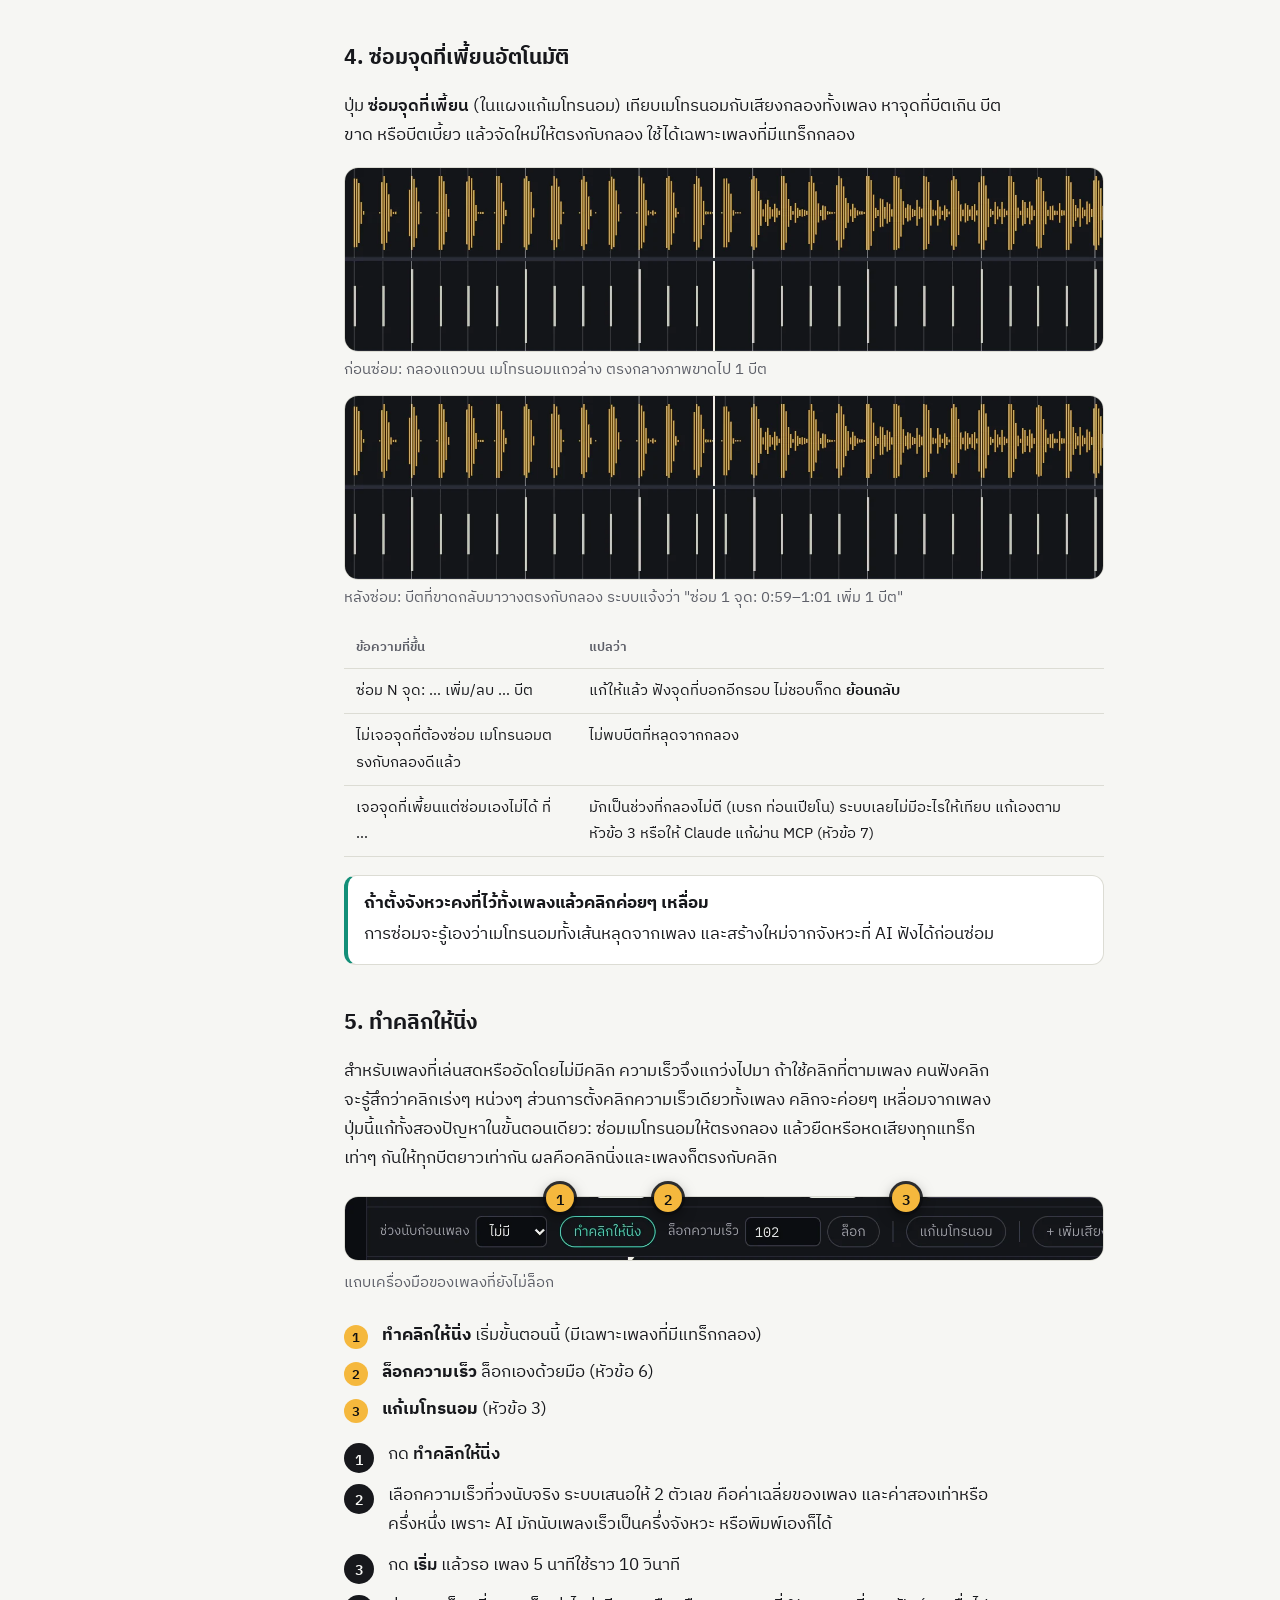
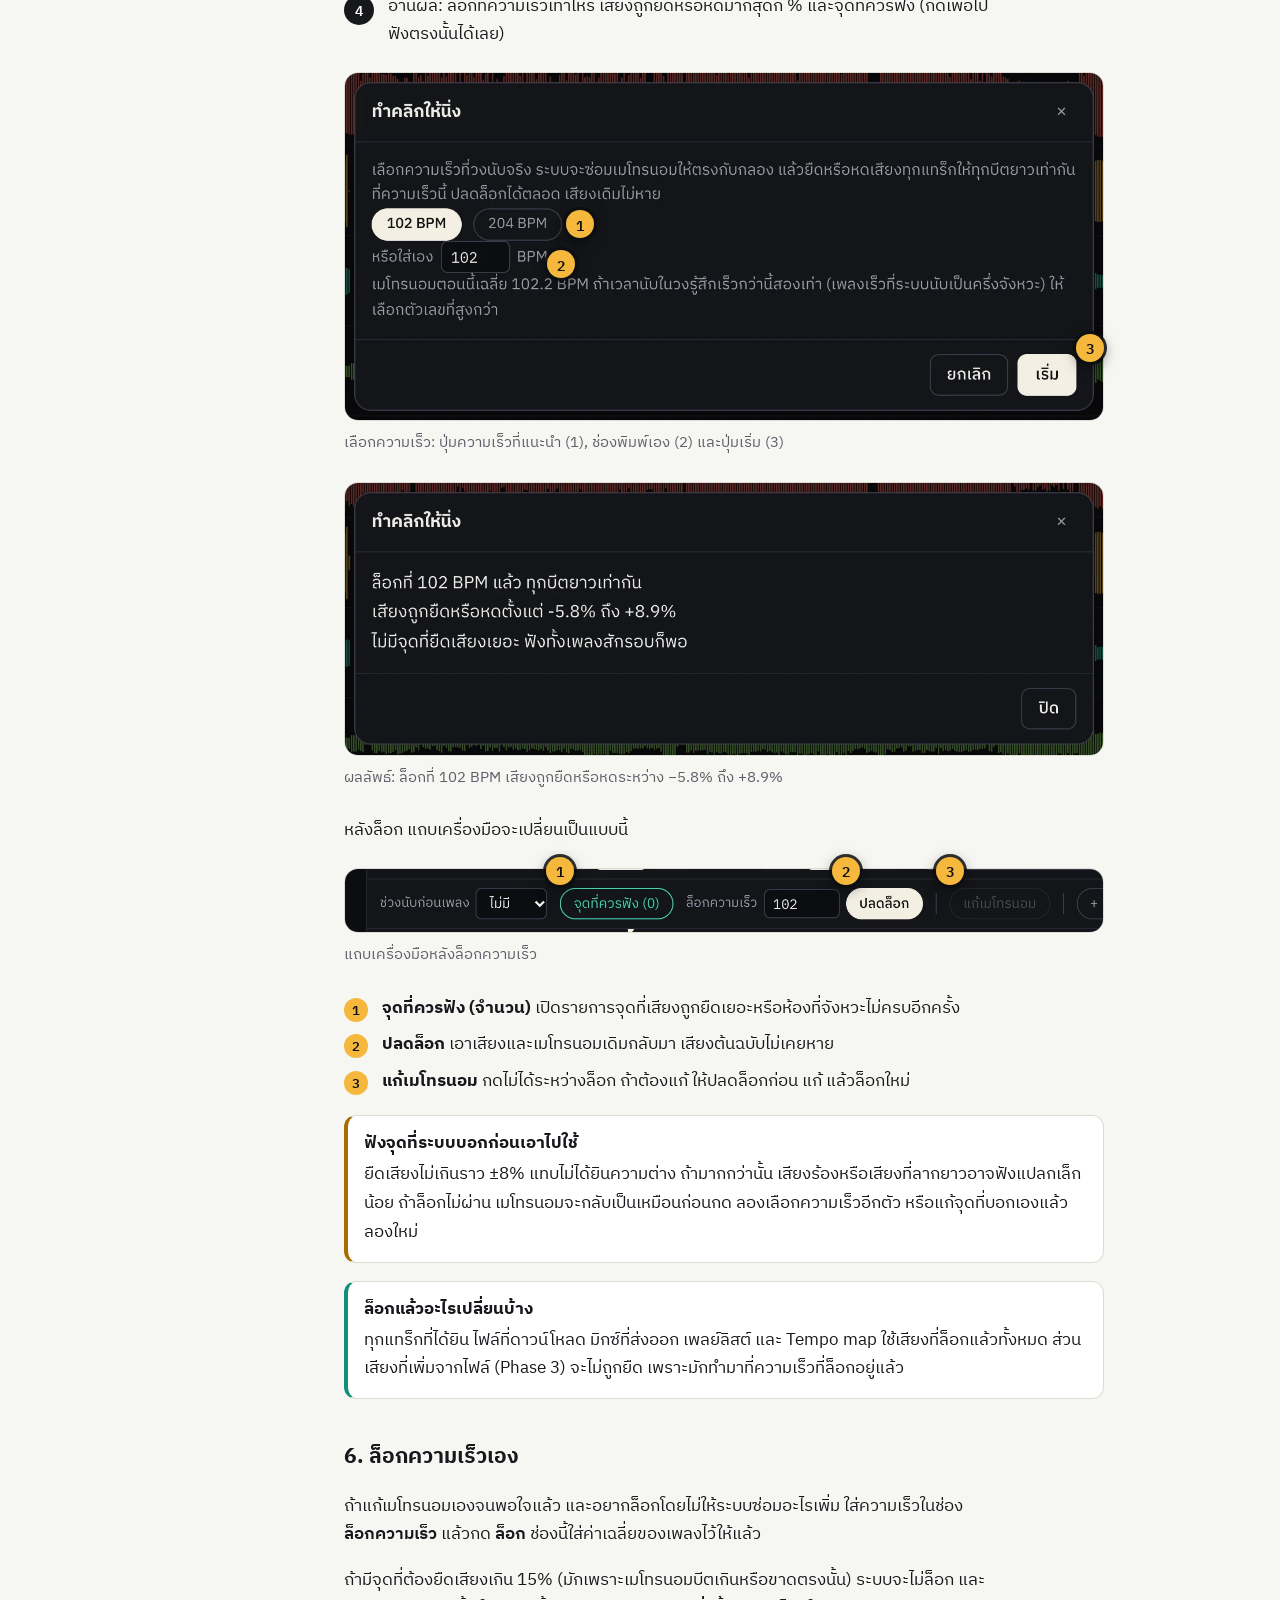
<file: docs/manual/index.html>
<!doctype html>
<html lang="th">
<head>
<meta charset="utf-8">
<meta name="viewport" content="width=device-width, initial-scale=1">
<title>คู่มือ Prism</title>
<meta name="claude:viewport-fit-sides" content="cover">
<link rel="preconnect" href="https://fonts.googleapis.com">
<link rel="stylesheet" href="https://fonts.googleapis.com/css2?family=IBM+Plex+Sans+Thai:wght@400;500;600;700&family=IBM+Plex+Mono:wght@400;500&display=swap">
<style>
  /* Layout: a phase rail on the left, one reading column, figures wider than the text.
     Palette borrows Prism's own stem colours so the manual looks like the app it explains. */
  :root {
    --bg: #f6f6f3; --surface: #ffffff; --raise: #eeeee9; --line: #dcdcd4;
    --fg: #17181c; --muted: #5d5f68; --faint: #8b8d96;
    --teal: #138f78; --amber: #a86c00; --red: #c63d31; --violet: #5a55d6;
    --shot-bg: #0c0d10;
    --sans: "IBM Plex Sans Thai", "Thonburi", "Noto Sans Thai", -apple-system, sans-serif;
    --mono: "IBM Plex Mono", ui-monospace, "SF Mono", Menlo, monospace;
  }
  @media (prefers-color-scheme: dark) {
    :root:not([data-theme="light"]) {
      --bg: #0c0d10; --surface: #14151a; --raise: #1b1d23; --line: #2a2c36;
      --fg: #eeece6; --muted: #a2a4b0; --faint: #70727e;
      --teal: #38d6b4; --amber: #f5b83d; --red: #ff6b5e; --violet: #8f8cff;
      color-scheme: dark;
    }
  }
  :root[data-theme="dark"] {
    --bg: #0c0d10; --surface: #14151a; --raise: #1b1d23; --line: #2a2c36;
    --fg: #eeece6; --muted: #a2a4b0; --faint: #70727e;
    --teal: #38d6b4; --amber: #f5b83d; --red: #ff6b5e; --violet: #8f8cff;
    color-scheme: dark;
  }
  * { box-sizing: border-box; }
  body { background: var(--bg); color: var(--fg); font: 400 16.5px/1.75 var(--sans); }
  a { color: var(--teal); }
  .wrap {
    display: grid; grid-template-columns: 230px minmax(0, 1fr); gap: 48px; max-width: 1180px; margin: 0 auto;
    padding-block: 40px 96px; padding-left: max(16px, env(safe-area-inset-left, 0px)); padding-right: max(16px, env(safe-area-inset-right, 0px));
  }
  nav.rail { position: sticky; top: calc(24px + env(safe-area-inset-top, 0px)); align-self: start; font-size: 14px; }
  .brand { display: flex; align-items: center; gap: 10px; font-weight: 700; font-size: 18px; margin-bottom: 24px; }
  .brand i { display: grid; gap: 3px; width: 18px; }
  .brand i b { display: block; height: 3px; border-radius: 2px; }
  .phase { display: block; padding: 10px 12px; border-radius: 10px; color: var(--muted); text-decoration: none; border: 1px solid transparent; }
  .phase strong { display: block; color: var(--fg); font-weight: 600; }
  .phase small { font: 500 11.5px var(--mono); letter-spacing: .06em; text-transform: uppercase; color: var(--faint); }
  .phase.on { background: var(--surface); border-color: var(--line); }
  .phase.soon strong { color: var(--faint); }
  .rail ol { margin: 6px 0 14px; padding-left: 22px; color: var(--muted); }
  .rail ol a { color: inherit; text-decoration: none; }
  .rail ol a:hover { color: var(--fg); }
  main { min-width: 0; max-width: 760px; }
  header.intro h1 { font-size: clamp(32px, 5vw, 48px); line-height: 1.15; margin: 0 0 12px; text-wrap: balance; }
  header.intro p { color: var(--muted); margin: 0 0 8px; max-width: 62ch; }
  .chips { display: flex; flex-wrap: wrap; gap: 8px; margin: 18px 0 0; padding: 0; list-style: none; }
  .chips li { font: 500 13px var(--mono); padding: 4px 10px; border-radius: 999px; background: var(--raise); color: var(--muted); }
  section { margin-top: 64px; }
  .eyebrow { font: 500 12px var(--mono); letter-spacing: .08em; text-transform: uppercase; color: var(--teal); margin: 0; }
  h2 { font-size: 30px; line-height: 1.25; margin: 4px 0 12px; text-wrap: balance; }
  h3 { font-size: 21px; margin: 40px 0 8px; }
  p, li { max-width: 66ch; }
  .steps { counter-reset: step; list-style: none; padding: 0; margin: 16px 0; display: grid; gap: 12px; }
  .steps > li { counter-increment: step; position: relative; padding-left: 44px; }
  .steps > li::before {
    content: counter(step); position: absolute; left: 0; top: 2px; width: 30px; height: 30px; border-radius: 50%;
    display: grid; place-items: center; background: var(--fg); color: var(--bg); font: 600 14px var(--mono);
  }
  kbd { font: 500 13px var(--mono); padding: 1px 7px; border-radius: 6px; border: 1px solid var(--line); border-bottom-width: 2px; background: var(--surface); white-space: nowrap; }
  code { font: 500 14px var(--mono); padding: 1px 6px; border-radius: 6px; background: var(--raise); }
  .ui { font-weight: 600; white-space: nowrap; }
  figure { margin: 22px 0 26px; }
  .shot { position: relative; }
  .shot img { display: block; width: 100%; height: auto; border-radius: 14px; background: var(--shot-bg); border: 1px solid var(--line); }
  .badge { position: absolute; right: 10px; top: 10px; font: 500 11.5px var(--mono); padding: 3px 9px; border-radius: 999px; background: rgba(12,13,16,.8); color: #eeece6; }
  .wide { margin-right: calc(-1 * min(180px, max(0px, (100vw - 1180px) / 2 + 120px))); }
  .mark {
    position: absolute; width: 28px; height: 28px; margin: -14px 0 0 -14px; border-radius: 50%;
    display: grid; place-items: center; font: 600 14px var(--mono); color: #111;
    background: #f5b83d; box-shadow: 0 0 0 3px rgba(12, 13, 16, .85), 0 4px 14px rgba(0, 0, 0, .5);
  }
  figcaption { margin-top: 10px; color: var(--muted); font-size: 14.5px; }
  .legend { list-style: none; padding: 0; margin: 14px 0 0; display: grid; gap: 8px; }
  .legend li { display: grid; grid-template-columns: 28px minmax(0, 1fr); gap: 10px; align-items: start; }
  .legend li > b { width: 24px; height: 24px; margin-top: 3px; border-radius: 50%; display: grid; place-items: center; font: 600 12.5px var(--mono); color: #111; background: #f5b83d; }
  .tip, .warn { margin: 18px 0; padding: 14px 16px; border-radius: 12px; border: 1px solid var(--line); background: var(--surface); }
  .tip { border-left: 4px solid var(--teal); }
  .warn { border-left: 4px solid var(--amber); }
  .tip strong, .warn strong { display: block; margin-bottom: 2px; }
  .tablewrap { overflow-x: auto; margin: 16px 0; }
  table { border-collapse: collapse; width: 100%; font-size: 15px; }
  th, td { text-align: left; padding: 9px 12px; border-bottom: 1px solid var(--line); vertical-align: top; }
  th { color: var(--muted); font-weight: 600; font-size: 13px; }
  td.num { font-family: var(--mono); white-space: nowrap; }
  .pair { display: grid; gap: 12px; }
  .pair figure { margin: 0; }
  .pair figcaption { margin-top: 6px; }
  .next { margin-top: 72px; padding: 20px 22px; border-radius: 14px; background: var(--surface); border: 1px solid var(--line); }
  .next p { margin: 4px 0 0; color: var(--muted); }
  @media (max-width: 900px) {
    .wrap { grid-template-columns: minmax(0, 1fr); gap: 24px; }
    nav.rail { position: static; }
    .rail ol { display: none; }
    .phases { display: flex; gap: 8px; overflow-x: auto; }
    .phase { flex: none; }
    .wide { margin-right: 0; }
    .mark { width: 22px; height: 22px; margin: -11px 0 0 -11px; font-size: 12px; }
  }
  @media (prefers-reduced-motion: reduce) { html { scroll-behavior: auto; } }
  html { scroll-behavior: smooth; }
</style>

</head>
<body>
<div class="wrap">
  <nav class="rail" aria-label="สารบัญ">
    <div class="brand"><i><b style="background:#ff6b5e"></b><b style="background:#f5b83d"></b><b style="background:#38d6b4"></b><b style="background:#8f8cff"></b></i>คู่มือ Prism</div>
    <div class="phases">
      <a class="phase on" href="#phase-1"><small>Phase 1</small><strong>เริ่มต้นใช้งาน</strong></a>
      <ol>
        <li><a href="#install">ติดตั้งและเปิด</a></li>
        <li><a href="#home">หน้าแรก</a></li>
        <li><a href="#import">นำเข้าเพลง</a></li>
        <li><a href="#processing">รอแยกเสียง</a></li>
        <li><a href="#studio">รู้จักหน้าเพลง</a></li>
        <li><a href="#export">ส่งออกเบื้องต้น</a></li>
        <li><a href="#outputs">ต่อการ์ดเสียงหลายช่อง</a></li>
      </ol>
      <a class="phase on" href="#phase-2"><small>Phase 2</small><strong>เมโทรนอมและความเร็ว</strong></a>
      <ol>
        <li><a href="#metro-which">เลือกวิธีให้ตรงเพลง</a></li>
        <li><a href="#metro-listen">ฟังเมโทรนอม</a></li>
        <li><a href="#metro-edit">แก้เมโทรนอมเอง</a></li>
        <li><a href="#metro-repair">ซ่อมจุดที่เพี้ยน</a></li>
        <li><a href="#steady">ทำคลิกให้นิ่ง</a></li>
        <li><a href="#lock">ล็อกความเร็วเอง</a></li>
        <li><a href="#claude">ให้ Claude แก้ให้ (MCP)</a></li>
        <li><a href="#tempomap">Tempo map สำหรับ DAW</a></li>
      </ol>
      <a class="phase on" href="#phase-3"><small>Phase 3</small><strong>cue · ช่วงนับ · แทร็กเพิ่ม</strong></a>
      <ol>
        <li><a href="#cue-auto">cue อัตโนมัติ</a></li>
        <li><a href="#cue-add">เพิ่ม cue เอง</a></li>
        <li><a href="#cue-count">เสียงนับเข้า</a></li>
        <li><a href="#cue-edit">ย้ายและแก้ cue</a></li>
        <li><a href="#lead">ช่วงนับก่อนเพลง</a></li>
        <li><a href="#cut">ตัดช่วงเป็นแทร็กใหม่</a></li>
        <li><a href="#add">เพิ่มเสียงจากไฟล์</a></li>
        <li><a href="#export-all">ส่งออกให้ครบ</a></li>
      </ol>
      <a class="phase on" href="#phase-4"><small>Phase 4</small><strong>เพลย์ลิสต์และโหมดโชว์</strong></a>
      <ol>
        <li><a href="#pl-make">สร้างเพลย์ลิสต์</a></li>
        <li><a href="#pl-page">หน้าเพลย์ลิสต์</a></li>
        <li><a href="#pl-detail">ตั้งค่าแต่ละเพลง</a></li>
        <li><a href="#show-mode">โหมดโชว์</a></li>
        <li><a href="#show-pedal">แป้นเหยียบและ MIDI</a></li>
        <li><a href="#trash-help">ถังขยะ</a></li>
        <li><a href="#before-show">เช็กลิสต์ก่อนขึ้นเวที</a></li>
      </ol>
    </div>
  </nav>

  <main>
    <header class="intro">
      <h1>คู่มือ Prism</h1>
      <p>Prism คือโปรแกรมเตรียม data สำหรับเล่นสด ใช้ AI แยกเพลงเป็นแทร็ก (ร้อง กลอง เบส กีตาร์ เปียโน อื่นๆ) วิเคราะห์จังหวะ คีย์ คอร์ด และท่อนเพลง ทำแทร็กคลิกที่แก้ได้ละเอียด ใส่เสียงบอกท่อน แล้วส่งออกไปใช้ใน DAW หรือเล่นบนเวทีด้วยเพลย์ลิสต์ของ Prism เอง</p>
      <p>ทุกอย่างทำงานในเครื่องของคุณ (Mac หรือ Windows) ไฟล์เพลงไม่ถูกส่งออกไปไหน</p>
      <ul class="chips"><li>macOS · Apple Silicon</li><li>Windows 10/11</li><li>ใช้ผ่านเบราว์เซอร์</li><li>ภาพในคู่มือใช้เพลงตัวอย่าง</li></ul>
    </header>

    <section id="phase-1">
      <p class="eyebrow">Phase 1</p>
      <h2>เริ่มต้นใช้งาน: จากไฟล์เพลงถึงหน้าเพลง</h2>
      <p>ส่วนนี้พาตั้งแต่เปิดโปรแกรมครั้งแรก นำเข้าเพลง รอ AI แยกเสียง จนถึงรู้ว่าแต่ละส่วนของหน้าเพลงทำอะไร เมื่อจบ phase นี้คุณจะได้ stem ของเพลงแรกและส่งออกไปใช้ได้</p>

      <h3 id="install">1. ติดตั้งและเปิด Prism</h3>
      <p>สิ่งที่ต้องมี: Mac ชิป Apple (M1 ขึ้นไป) หรือ Windows 10/11, Python 3.10–3.12 และอินเทอร์เน็ตตอนเปิดครั้งแรก ดาวน์โหลดโปรแกรมจาก <a href="https://github.com/namosarawut/stem-studio">GitHub</a> (ปุ่ม Code → Download ZIP แล้วแตกไฟล์)</p>
      <p><strong>บน Mac</strong></p>
      <ol class="steps">
        <li>ถ้ายังไม่มี Python ให้ติดตั้งก่อน วิธีที่ง่ายคือใช้ Homebrew พิมพ์ใน Terminal ว่า <code>brew install python@3.12</code></li>
        <li><strong>ดับเบิลคลิก <code>start.command</code></strong> ในโฟลเดอร์ Prism</li>
        <li>ครั้งแรกจะเปิดหน้าต่าง Terminal และติดตั้งของที่ต้องใช้เอง ใช้เวลาหลายนาที เสร็จแล้วเบราว์เซอร์จะเปิดหน้า Prism ให้ที่ <code>http://127.0.0.1:8765</code></li>
        <li>ครั้งต่อไปดับเบิลคลิก <code>start.command</code> ได้เลย เปิดเร็วกว่ามาก</li>
      </ol>
      <div class="tip"><strong>ถ้า macOS ไม่ยอมเปิดไฟล์</strong>คลิกขวาที่ <code>start.command</code> แล้วเลือก "เปิด" (Open) หนึ่งครั้ง ครั้งต่อไปดับเบิลคลิกได้ตามปกติ</div>
      <p><strong>บน Windows</strong></p>
      <ol class="steps">
        <li>ติดตั้ง Python 3.10–3.12 จาก python.org ตอนติดตั้ง<strong>ติ๊ก "Add python.exe to PATH"</strong></li>
        <li><strong>ดับเบิลคลิก <code>start.bat</code></strong> ในโฟลเดอร์ Prism ครั้งแรกจะติดตั้งของที่ต้องใช้เอง ถ้าเครื่องมีการ์ดจอ NVIDIA จะติดตั้งแบบใช้การ์ดจอให้ (แยกเสียงเร็ว) ถ้าไม่มีจะใช้ CPU (ช้ากว่ามาก แต่ใช้ได้)</li>
        <li>เสร็จแล้วเบราว์เซอร์จะเปิดหน้า Prism ให้ ครั้งต่อไปดับเบิลคลิก <code>start.bat</code> ได้เลย</li>
        <li>อยากได้เสียงพูด cue ภาษาไทย: เปิด <strong>Settings → Time &amp; language → Language &amp; region → Add a language → ไทย</strong> แล้วเลือกติดตั้ง <strong>Text-to-speech</strong> จะได้เสียง Pattara จากนั้นเปิด Prism ใหม่</li>
      </ol>
      <div class="tip"><strong>ถ้า Windows ขึ้นว่า "Windows protected your PC"</strong>กด More info แล้ว Run anyway หนึ่งครั้ง</div>
      <div class="warn"><strong>หน้าต่าง Terminal / Command Prompt คือตัวโปรแกรม</strong>ปิดหน้าต่างนั้นเมื่อไหร่ Prism จะหยุดทำงาน ถ้าเปิดเบราว์เซอร์แล้วขึ้นว่าเชื่อมต่อไม่ได้ ให้ดับเบิลคลิก <code>start.command</code> หรือ <code>start.bat</code> ใหม่</div>
      <div class="tip"><strong>เพลงแรกจะช้ากว่าปกติ</strong>ตอนแยกเพลงครั้งแรก Prism ต้องดาวน์โหลดโมเดล AI ราว 1.3 GB ครั้งเดียว หลังจากนั้นใช้งานได้โดยไม่ต้องต่อเน็ต</div>

      <h3 id="home">2. หน้าแรก</h3>
      <p>หน้าแรกคือที่นำเข้าเพลงใหม่ และเปิดเพลงที่แยกไว้แล้ว</p>
      <figure class="wide"><div class="shot"><a href="img/home.webp" target="_blank" rel="noopener" title="เปิดภาพขนาดเต็ม"><img src="img/home.webp" width="1440" height="960" alt="หน้าแรกของ Prism" loading="lazy"></a><span class="mark" style="left:21.11%;top:33.69%" aria-hidden="true">1</span><span class="mark" style="left:21.11%;top:60.98%" aria-hidden="true">2</span><span class="mark" style="left:19.6%;top:86.5%" aria-hidden="true">3</span><span class="mark" style="left:59.6%;top:4.2%" aria-hidden="true">4</span></div><figcaption>หน้าแรกของ Prism</figcaption></figure>
      <ol class="legend">
        <li><b>1</b><span><strong>ช่องวางไฟล์</strong> ลากไฟล์เพลงมาวาง หรือคลิกเพื่อเลือกไฟล์ รองรับ MP3, WAV, FLAC, M4A, AAC, OGG, AIFF และไฟล์วิดีโอ MP4/MOV (ใช้เฉพาะเสียง) ขนาดไม่เกิน 1 GB</span></li>
        <li><b>2</b><span><strong>เลือกโมเดล</strong> เลือก<em>ก่อน</em>วางไฟล์ (ดูตารางด้านล่าง)</span></li>
        <li><b>3</b><span><strong>เพลงของคุณ</strong> คลิกชื่อเพลงเพื่อเปิด ช่องค้นหาด้านบนค้นได้ทั้งชื่อเพลง คีย์ และ BPM ปุ่ม "ลบ" จะย้ายเพลงไปถังขยะ (กู้คืนได้ 7 วัน ดูใน Phase 4)</span></li>
        <li><b>4</b><span><strong>เพลย์ลิสต์</strong> ไปหน้าเพลย์ลิสต์สำหรับเล่นต่อกันบนเวที (Phase 4) ปุ่ม <span class="ui">คู่มือ</span> ข้างกันเปิดคู่มือนี้ในแท็บใหม่ ใช้ได้โดยไม่ต้องต่อเน็ต และปุ่ม <span class="ui">เชื่อมกับ Claude</span> ใช้ตั้งค่าให้ Claude แก้เพลงให้ (Phase 2 หัวข้อ 7)</span></li>
      </ol>
      <div class="tablewrap">
        <table>
          <thead><tr><th>โมเดล</th><th>ได้แทร็กอะไร</th><th>ความเร็ว</th><th>ใช้เมื่อ</th></tr></thead>
          <tbody>
            <tr><td><strong>6 แทร็ก</strong></td><td>ร้อง กลอง เบส กีตาร์ เปียโน อื่นๆ</td><td class="num">เร็ว</td><td>ค่าเริ่มต้น เหมาะกับงาน data ส่วนใหญ่ (แทร็กเปียโนอาจมีเสียงอื่นปน)</td></tr>
            <tr><td><strong>มาตรฐาน</strong></td><td>ร้อง กลอง เบส อื่นๆ</td><td class="num">เร็ว</td><td>ไม่ต้องแยกกีตาร์กับเปียโน</td></tr>
            <tr><td><strong>คุณภาพสูงสุด</strong></td><td>ร้อง กลอง เบส อื่นๆ</td><td class="num">ช้าราว 4 เท่า</td><td>อยากได้เสียงสะอาดที่สุด (อยู่ใน "ตัวเลือกเพิ่มเติม")</td></tr>
            <tr><td><strong>เสียงร้องหลัก + คอรัส</strong></td><td>ร้องนำ คอรัส กลอง เบส อื่นๆ</td><td class="num">ช้าราว 4 เท่า</td><td>ต้องแยกเสียงร้องนำออกจากคอรัส ครั้งแรกโหลดโมเดลเพิ่ม 913 MB</td></tr>
          </tbody>
        </table>
      </div>

      <h3 id="import">3. นำเข้าเพลง</h3>
      <ol class="steps">
        <li>เลือกโมเดลที่หน้าแรก</li>
        <li>ลากไฟล์เพลงมาวางในช่องวางไฟล์ (หรือคลิกแล้วเลือกไฟล์)</li>
        <li>หน้าต่าง<strong>เลือกช่วง</strong>จะขึ้นมา ถ้าจะใช้ทั้งเพลง กด <span class="ui">แยก stem</span> ได้เลย ถ้าอยากตัดหัวหรือท้ายทิ้ง (เช่นเสียงพูดก่อนเพลงในคลิปแสดงสด) ทำตามขั้นถัดไป</li>
        <li>ลากเส้นสีเขียวด้านซ้ายไปจุดที่อยากให้เริ่ม และเส้นด้านขวาไปจุดที่อยากให้จบ ส่วนที่ถูกตัดจะมืดลง แล้วกด <span class="ui">แยก stem เฉพาะช่วงนี้</span></li>
      </ol>
      <figure><div class="shot"><a href="img/trim.webp" target="_blank" rel="noopener" title="เปิดภาพขนาดเต็ม"><img src="img/trim.webp" width="776" height="421" alt="หน้าต่างเลือกช่วงก่อนแยก" loading="lazy"></a><span class="mark" style="left:3.74%;top:45.03%" aria-hidden="true">1</span><span class="mark" style="left:96.26%;top:45.03%" aria-hidden="true">2</span><span class="mark" style="left:2.6%;top:60.5%" aria-hidden="true">3</span><span class="mark" style="left:12.7%;top:60.5%" aria-hidden="true">4</span><span class="mark" style="left:98.2%;top:84.5%" aria-hidden="true">5</span></div><figcaption>หน้าต่างเลือกช่วงก่อนแยก</figcaption></figure>
      <ol class="legend">
        <li><b>1</b><span><strong>เส้นเริ่ม</strong> ลากไปทางขวาเพื่อตัดหัวเพลง</span></li>
        <li><b>2</b><span><strong>เส้นจบ</strong> ลากไปทางซ้ายเพื่อตัดท้ายเพลง</span></li>
        <li><b>3</b><span><strong>ฟัง</strong> เล่นช่วงที่เลือก คลิกบนคลื่นเสียงตรงไหนก็ได้เพื่อฟังจากตรงนั้น</span></li>
        <li><b>4</b><span><strong>พิมพ์เวลา</strong> ใส่จุดเริ่มหรือจุดจบเองได้ละเอียด เช่น <code>0:12.5</code> ปุ่ม <span class="ui">เริ่มตรงนี้</span> / <span class="ui">จบตรงนี้</span> ตั้งจุดตรงที่กำลังฟังอยู่ ส่วน <span class="ui">ใช้ทั้งเพลง</span> ล้างการตัด</span></li>
        <li><b>5</b><span><strong>แยก stem</strong> เริ่มแยกเสียง (ถ้าตัดช่วงไว้ ปุ่มจะเปลี่ยนเป็น "แยก stem เฉพาะช่วงนี้")</span></li>
      </ol>
      <figure class="anim"><div class="shot"><img src="img/trim-drag.webp" width="776" height="421" alt="ลากเส้นเริ่มไปตัดหัวเพลงทิ้ง ส่วนที่ตัดจะมืดลง ตัวเลขเวลาเปลี่ยนตาม" loading="lazy"><span class="badge">ภาพเคลื่อนไหว</span></div><figcaption>ลากเส้นเริ่มไปตัดหัวเพลงทิ้ง ส่วนที่ตัดจะมืดลง ตัวเลขเวลาเปลี่ยนตาม</figcaption></figure>
      <div class="tip"><strong>คีย์ลัดในหน้าต่างนี้</strong><kbd>Space</kbd> ฟัง / หยุด · <kbd>I</kbd> ตั้งจุดเริ่มตรงที่ฟังอยู่ · <kbd>O</kbd> ตั้งจุดจบตรงที่ฟังอยู่ · <kbd>Esc</kbd> ยกเลิก</div>
      <p>ไฟล์ต้นฉบับถูกเก็บไว้ทั้งก้อนเสมอ การตัดมีผลแค่เสียงที่ส่งให้ AI แยก หน้าเพลงจะบอกไว้ใต้ชื่อเพลงว่าใช้ช่วงไหนของไฟล์</p>

      <h3 id="processing">4. รอแยกเสียง</h3>
      <p>หลังกดแยก stem จะเห็นหน้าความคืบหน้า มี 4 ขั้น: อ่านไฟล์ → โหลดโมเดล → แยก stem → วิเคราะห์ เสร็จแล้วจะเปิดหน้าเพลงให้เอง</p>
      <figure><div class="shot"><a href="img/processing.webp" target="_blank" rel="noopener" title="เปิดภาพขนาดเต็ม"><img src="img/processing.webp" width="1440" height="640" alt="หน้าความคืบหน้า บอกขั้นที่ทำอยู่และเวลาที่เหลือโดยประมาณ" loading="lazy"></a></div><figcaption>หน้าความคืบหน้า บอกขั้นที่ทำอยู่และเวลาที่เหลือโดยประมาณ</figcaption></figure>
      <div class="tablewrap">
        <table>
          <thead><tr><th>เครื่อง</th><th>เพลง 4 นาที (6 แทร็ก)</th></tr></thead>
          <tbody>
            <tr><td>MacBook Pro M3 Pro</td><td class="num">ราว 30 วินาที – 1 นาที</td></tr>
            <tr><td>M1 / M2 RAM 8 GB</td><td class="num">นานกว่านี้หลายเท่า</td></tr>
          </tbody>
        </table>
      </div>
      <div class="tip"><strong>ไม่ต้องเฝ้าหน้าจอ</strong>กลับหน้าแรกไปทำอย่างอื่นได้ หรือวางหลายเพลงต่อกัน Prism จะแยกทีละเพลงตามคิว ในรายการเพลงจะบอกเปอร์เซ็นต์ของแต่ละเพลง</div>
      <div class="warn"><strong>อย่าปิดหน้าต่าง Terminal ระหว่างแยกเสียง</strong>งานที่ค้างอยู่จะหยุดและขึ้นว่า "งานถูกขัดจังหวะ" ต้องนำเข้าเพลงนั้นใหม่</div>

      <h3 id="studio">5. รู้จักหน้าเพลง</h3>
      <p>หน้าเพลงคือที่ทำงานหลัก แบ่งเป็นแถบควบคุมด้านบน ข้อมูลเพลง และมิกเซอร์กับไทม์ไลน์</p>
      <figure class="wide"><div class="shot"><a href="img/studio-top.webp" target="_blank" rel="noopener" title="เปิดภาพขนาดเต็ม"><img src="img/studio-top.webp" width="1440" height="330" alt="แถบด้านบนและข้อมูลเพลง" loading="lazy"></a><span class="mark" style="left:30.77%;top:3.03%" aria-hidden="true">1</span><span class="mark" style="left:43.13%;top:6.82%" aria-hidden="true">2</span><span class="mark" style="left:50.56%;top:4.3%" aria-hidden="true">3</span><span class="mark" style="left:65.14%;top:4.24%" aria-hidden="true">4</span><span class="mark" style="left:89.66%;top:4.24%" aria-hidden="true">5</span><span class="mark" style="left:1.39%;top:25.15%" aria-hidden="true">6</span></div><figcaption>แถบด้านบนและข้อมูลเพลง</figcaption></figure>
      <ol class="legend">
        <li><b>1</b><span><strong>ปุ่มเล่น</strong> ถัดไปเป็นปุ่มย้อน/ข้าม 5 วินาที, วนลูป (เลือกช่วงบนไทม์ไลน์แล้วเล่นวน) และปุ่มเมโทรนอมเปิดปิดเสียงคลิก</span></li>
        <li><b>2</b><span><strong>เวลา</strong> ตำแหน่งที่เล่นอยู่ / ความยาวเพลง</span></li>
        <li><b>3</b><span><strong>ท่อนและคอร์ดตอนนี้</strong> เปลี่ยนตามตำแหน่งที่เล่น พร้อมเลขโรมันเทียบกับคีย์</span></li>
        <li><b>4</b><span><strong>เพิ่มลงเพลย์ลิสต์ · ส่งออกมิกซ์ · Tempo map</strong> ส่งเพลงไปเพลย์ลิสต์ (Phase 4), บันทึกเสียงที่ได้ยินอยู่เป็นไฟล์เดียว, ดาวน์โหลดไฟล์ MIDI ความเร็วสำหรับ DAW (Phase 2)</span></li>
        <li><b>5</b><span><strong>ดาวน์โหลด stem</strong> ZIP ของทุกแทร็ก (ดูหัวข้อถัดไป)</span></li>
        <li><b>6</b><span><strong>ข้อมูลเพลง</strong> ความเร็ว (BPM), คีย์, อัตราจังหวะ, ความดัง (LUFS) และโครงสร้าง ถ้าเพลงช้าเร็วไม่เท่ากันจะบอกจำนวนช่วงและช่วงความเร็ว</span></li>
      </ol>

      <figure class="wide"><div class="shot"><a href="img/studio-mixer.webp" target="_blank" rel="noopener" title="เปิดภาพขนาดเต็ม"><img src="img/studio-mixer.webp" width="1440" height="968" alt="มิกเซอร์และไทม์ไลน์" loading="lazy"></a><span class="mark" style="left:2.29%;top:8.68%" aria-hidden="true">1</span><span class="mark" style="left:1.46%;top:12.92%" aria-hidden="true">2</span><span class="mark" style="left:1.46%;top:17.36%" aria-hidden="true">3</span><span class="mark" style="left:11.81%;top:35.91%" aria-hidden="true">4</span><span class="mark" style="left:2.5%;top:39.32%" aria-hidden="true">5</span><span class="mark" style="left:22%;top:26.5%" aria-hidden="true">6</span></div><figcaption>มิกเซอร์และไทม์ไลน์</figcaption></figure>
      <ol class="legend">
        <li><b>1</b><span><strong>พรีเซ็ตการฟัง</strong> สลับเร็วๆ ระหว่างทุกแทร็ก, คาราโอเกะ (ไม่มีเสียงร้อง), เสียงร้องอย่างเดียว, ไม่มีกลอง, ไม่มีเบส</span></li>
        <li><b>2</b><span><strong>ออกลำโพง / ออกช่อง</strong> ส่งคิวกับเมโทรนอมไปข้างหนึ่ง ดนตรีไปอีกข้าง (เช่นคลิกเข้าหูฟัง in-ear ข้างเดียว) แทร็กที่ส่งไปข้างเดียวจะถูกรวมเป็นโมโนโดยไม่เบาลง สลับได้ 2 แบบด้วยปุ่ม <span class="ui">ซ้าย·กลาง·ขวา</span> / <span class="ui">เลือกช่อง Out</span> แบบหลังใช้กับ audio interface หลายช่อง (หัวข้อ 7)</span></li>
        <li><b>3</b><span><strong>แถบเครื่องมือแก้ไข</strong> ช่วงนับก่อนเพลง, ทำคลิกให้นิ่ง, ล็อกความเร็ว, แก้เมโทรนอม, เพิ่มเสียงจากไฟล์, cue อธิบายละเอียดใน Phase 2 และ 3</span></li>
        <li><b>4</b><span><strong>ปุ่มของแต่ละแทร็ก</strong> <kbd>M</kbd> ปิดเสียง, <kbd>S</kbd> ฟังแทร็กนี้อย่างเดียว (โซโล่), ลูกศรลงคือดาวน์โหลดแทร็กนี้แทร็กเดียว</span></li>
        <li><b>5</b><span><strong>ความดังและลำโพง</strong> เลื่อน fader เพื่อปรับความดัง (ตัวเลขเป็น dB) ปุ่ม <kbd>L</kbd> <kbd>C</kbd> <kbd>R</kbd> เลือกว่าแทร็กนี้ออกซ้าย กลาง หรือขวา (ในแบบ "เลือกช่อง Out" เป็นรายการ Out 1-2, Out 3-4 …) ค่านี้จำไว้ต่อเพลง</span></li>
        <li><b>6</b><span><strong>ไทม์ไลน์</strong> แถวบนสุดคือเวลา ท่อนเพลง คอร์ด และความเร็ว คลิกตรงไหนก็เล่นจากตรงนั้น คลิกชื่อท่อนเพื่อกระโดดไปท่อนนั้น ซูมด้วยปุ่ม − / + มุมขวา</span></li>
      </ol>
      <figure class="anim"><div class="shot"><img src="img/studio-play.webp" width="1440" height="330" alt="ระหว่างเล่น เส้นตำแหน่งวิ่งไปตามไทม์ไลน์ ชื่อท่อนและคอร์ดด้านบนเปลี่ยนตาม" loading="lazy"><span class="badge">ภาพเคลื่อนไหว</span></div><figcaption>ระหว่างเล่น เส้นตำแหน่งวิ่งไปตามไทม์ไลน์ ชื่อท่อนและคอร์ดด้านบนเปลี่ยนตาม</figcaption></figure>
      <div class="tablewrap">
        <table>
          <thead><tr><th>คีย์ลัดในหน้าเพลง</th><th>ทำอะไร</th></tr></thead>
          <tbody>
            <tr><td><kbd>Space</kbd></td><td>เล่น / หยุด</td></tr>
            <tr><td><kbd>←</kbd> <kbd>→</kbd></td><td>ย้อน / ข้าม 5 วินาที</td></tr>
            <tr><td><kbd>L</kbd></td><td>เปิดปิดการวนลูป</td></tr>
            <tr><td><kbd>C</kbd></td><td>เปิดปิดเสียงเมโทรนอม</td></tr>
          </tbody>
        </table>
      </div>

      <h3 id="export">6. ส่งออกเบื้องต้น</h3>
      <p>ส่งออกได้ 3 แบบ ทุกไฟล์ยาวเท่ากันหมด ลากเข้า DAW แล้ววางที่ตำแหน่ง 0 ทุกแทร็กจะตรงกันทันที</p>
      <div class="tablewrap">
        <table>
          <thead><tr><th>ปุ่ม</th><th>ได้อะไร</th></tr></thead>
          <tbody>
            <tr><td><span class="ui">ดาวน์โหลด stem</span></td><td>ไฟล์ ZIP ชื่อตามเพลง ข้างในเป็นไฟล์ WAV ตั้งชื่อตามเครื่องดนตรี (<code>drums.wav</code>, <code>bass.wav</code> …) รวมเมโทรนอม แทร็ก cue และ <code>tempo.mid</code></td></tr>
            <tr><td>ลูกศรลงบนแทร็ก</td><td>WAV ของแทร็กนั้นแทร็กเดียว</td></tr>
            <tr><td><span class="ui">ส่งออกมิกซ์</span></td><td>WAV ไฟล์เดียวของเสียงที่ได้ยินอยู่ตอนนั้น (ตามที่ปิด เปิด ความดัง และซ้าย/ขวา)</td></tr>
          </tbody>
        </table>
      </div>
      <div class="tip"><strong>แก้อะไรแล้ว ไฟล์ที่ส่งออกตามเสมอ</strong>ทุกการแก้ (เมโทรนอม cue ช่วงนับ การตัดแทร็ก การล็อกความเร็ว) จะมีผลกับไฟล์ที่ดาวน์โหลดครั้งถัดไป ไม่ต้องสั่งสร้างใหม่</div>

      <h3 id="outputs">7. ต่อการ์ดเสียงหลายช่อง (audio interface)</h3>
      <p>ถ้าใช้ audio interface ที่มีช่องออกมากกว่า 2 ช่อง เลือกได้ว่าแต่ละแทร็กออกช่องไหน เช่น ดนตรีออก Out 1-2 ไปมิกเซอร์หน้าเวที (PA) ส่วนเมโทรนอมกับ cue ออก Out 3-4 ไปหูฟัง in-ear ของวงเท่านั้น</p>
      <ol class="steps">
        <li>เสียบ audio interface แล้วตั้งให้เป็นอุปกรณ์เสียงหลักของเครื่อง: Mac ที่ <strong>System Settings → Sound → Output</strong> · Windows ที่ <strong>Settings → System → Sound → Output</strong></li>
        <li>ใช้ Chrome หรือ Edge แล้วเปิดเพลงใหม่ แถวด้านบนจะขึ้น <span class="ui">ออกลำโพง (การ์ด N ช่อง)</span> กดปุ่ม <span class="ui">เลือกช่อง Out</span> (ถ้ายังเป็นแบบซ้าย·กลาง·ขวา) แต่ละแทร็กจะมีรายการช่องให้เลือก: Out 1-2 สเตอริโอ, Out 3-4 สเตอริโอ, Out 3 โมโน … สลับกลับเป็น <span class="ui">ซ้าย·กลาง·ขวา</span> ได้ตลอด ช่องที่ตั้งไว้ไม่เปลี่ยน โปรแกรมจำแบบที่เลือกไว้ทั้งหน้าเพลงและเพลย์ลิสต์</li>
        <li>กดปุ่มลัด <span class="ui">คิว+เมโทรนอม Out 3-4 · ดนตรี Out 1-2</span> (หรือกลับกัน <span class="ui">คิว+เมโทรนอม Out 1-2 · ดนตรี Out 3-4</span>) หรือเลือกเองทีละแทร็ก ค่าที่เลือกจำไว้ต่อเพลง และติดไปกับเพลงเมื่อเพิ่มลงเพลย์ลิสต์</li>
        <li>ในเพลย์ลิสต์ (Phase 4) เลือกช่องของแต่ละแทร็กได้เหมือนกัน และโหมดโชว์เล่นออกช่องตามที่ตั้งไว้</li>
      </ol>
      <div class="warn"><strong>ถ้าการ์ดเสียงมีช่องไม่พอ</strong>เช่น ตั้งเมโทรนอมไว้ Out 3-4 แต่ตอนนี้ใช้ลำโพงเครื่อง (2 ช่อง) แทร็กนั้นจะ<strong>ไม่มีเสียง</strong>และมีข้อความเตือนสีแดง ไม่ถูกย้ายไปรวมกับดนตรี กันคลิกหลุดออกลำโพงหน้าเวที เสียบการ์ดเสียงแล้วเปิดเพลงใหม่ก็กลับมาตามเดิม</div>
      <div class="tip"><strong>ส่งออกมิกซ์ได้เฉพาะ Out 1-2</strong>ปุ่ม <span class="ui">ส่งออกมิกซ์</span> บันทึกเสียงที่ออก Out 1-2 เป็นไฟล์สเตอริโอ ส่วนไฟล์แยกแทร็กใน ZIP ไม่เปลี่ยนตามช่องที่เลือก</div>
    </section>

    <section id="phase-2">
      <p class="eyebrow">Phase 2</p>
      <h2>เมโทรนอมและความเร็ว</h2>
      <p>เมโทรนอมของ Prism คือแทร็กคลิกที่สร้างจากจังหวะที่ AI ฟังได้จากเพลง จังหวะที่ 1 ของแต่ละห้องเป็นเสียงสูง จังหวะอื่นเป็นเสียงต่ำ ส่วนใหญ่ตรงตั้งแต่แรก แต่เพลงที่มีท่อนเบรก ท่อนส่ง หรือเล่นสดโดยไม่มีคลิก อาจมีบีตเกิน บีตขาด หรือบีตเบี้ยวบางจุด phase นี้สอนตรวจและแก้ให้เมโทรนอมตรงกับกลองก่อนเอาไปใช้จริง</p>

      <h3 id="metro-which">1. เลือกวิธีให้ตรงกับเพลง</h3>
      <p>ดูที่ข้อมูลเพลงใต้ชื่อเพลง (Phase 1 หัวข้อ 5) ถ้าบอกความเร็วเดียวทั้งเพลง แปลว่าเพลงอัดกับคลิกมา ถ้าบอกเป็นช่วง เช่น "93–115 BPM · 3 ช่วง" แปลว่าเพลงช้าเร็วไม่เท่ากัน</p>
      <div class="tablewrap">
        <table>
          <thead><tr><th>เพลงแบบนี้</th><th>ใช้อะไร</th></tr></thead>
          <tbody>
            <tr><td>อัดกับคลิก ความเร็วเท่ากันทั้งเพลง</td><td>ฟังเมโทรนอมเทียบกลองสักรอบ ถ้าเพี้ยนบางจุดกด <span class="ui">ซ่อมจุดที่เพี้ยน</span> (หัวข้อ 4)</td></tr>
            <tr><td>เล่นสด หรืออัดโดยไม่มีคลิก มือกลองอยากได้คลิกนิ่งๆ</td><td><span class="ui">ทำคลิกให้นิ่ง</span> (หัวข้อ 5) ระบบซ่อมเมโทรนอมแล้วยืดเสียงทุกแทร็กให้ทุกบีตยาวเท่ากันในขั้นตอนเดียว</td></tr>
            <tr><td>อยากให้คลิกตามความช้าเร็วจริงของเพลง (ไม่ยืดเสียง)</td><td><span class="ui">ซ่อมจุดที่เพี้ยน</span> แล้วใช้ไฟล์ <span class="ui">Tempo map</span> ใน DAW (หัวข้อ 8)</td></tr>
            <tr><td>ซ่อมอัตโนมัติแล้วยังไม่ตรงบางจุด</td><td>แก้เองทีละบีต (หัวข้อ 3) หรือสั่ง Claude ให้แก้ผ่าน MCP (หัวข้อ 7)</td></tr>
          </tbody>
        </table>
      </div>

      <h3 id="metro-listen">2. ฟังเมโทรนอมเทียบกับกลอง</h3>
      <p>เมโทรนอมปิดเสียงไว้ตอนเปิดเพลง เพราะเป็นเสียงช่วยนับ ไม่ใช่ดนตรี</p>
      <ol class="steps">
        <li>กดปุ่มรูปเมโทรนอมบนแถบด้านบน (ข้างปุ่มวนลูป) หรือกด <kbd>C</kbd> เพื่อเปิดเสียงคลิก</li>
        <li>กด <kbd>S</kbd> ที่แทร็ก <strong>กลอง</strong> และแทร็ก <strong>เมโทรนอม</strong> เพื่อฟังสองแทร็กนี้อย่างเดียว จะได้ยินชัดว่าคลิกตรงกับกระเดื่องและสแนร์ไหม</li>
        <li>ฟังช่วงที่มักเพี้ยน: ท่อนเบรก ท่อนส่งเข้าฮุก และท่อนจบ คลิกชื่อท่อนบนไทม์ไลน์เพื่อกระโดดไปฟังได้เลย</li>
      </ol>
      <div class="tip"><strong>ดูด้วยตาก็ได้</strong>ซูมไทม์ไลน์ (ปุ่ม + มุมขวา) แล้วดูว่าขีดในแถวเมโทรนอมตรงกับหัวคลื่นเสียงกลองไหม จุดที่ขีดหลุดจากหัวกลองคือจุดที่ต้องแก้</div>

      <h3 id="metro-edit">3. แก้เมโทรนอมเอง</h3>
      <p>กดปุ่ม <span class="ui">แก้เมโทรนอม</span> ในแถบเครื่องมือ จะมีแผงแก้ไขขึ้นมาเหนือไทม์ไลน์ และเสียงคลิกจะเปิดให้เอง ทุกการแก้บันทึกอัตโนมัติ ไม่ต้องกดเซฟ</p>
      <figure class="wide"><div class="shot"><a href="img/metro-panel.webp" target="_blank" rel="noopener" title="เปิดภาพขนาดเต็ม"><img src="img/metro-panel.webp" width="1440" height="903" alt="แผงแก้เมโทรนอม ซูมไว้ที่ 16× และเลือกจังหวะหนึ่งไว้ (ขีดสีแดง)" loading="lazy"></a><span class="mark" style="left:1.39%;top:1.79%" aria-hidden="true">1</span><span class="mark" style="left:29.72%;top:1.79%" aria-hidden="true">2</span><span class="mark" style="left:56.94%;top:1.79%" aria-hidden="true">3</span><span class="mark" style="left:78.18%;top:1.79%" aria-hidden="true">4</span><span class="mark" style="left:1.39%;top:5.99%" aria-hidden="true">5</span><span class="mark" style="left:1.39%;top:10.2%" aria-hidden="true">6</span><span class="mark" style="left:58.17%;top:85.06%" aria-hidden="true">7</span></div><figcaption>แผงแก้เมโทรนอม ซูมไว้ที่ 16× และเลือกจังหวะหนึ่งไว้ (ขีดสีแดง)</figcaption></figure>
      <ol class="legend">
        <li><b>1</b><span><strong>ขยับทั้งเส้น</strong> เลื่อนทุกคลิกพร้อมกันทีละ 1, 10 หรือ 50 มิลลิวินาที ใช้เมื่อคลิกมาก่อนหรือหลังกลองเท่าๆ กันทั้งเพลง</span></li>
        <li><b>2</b><span><strong>BPM</strong> ใส่ความเร็วแล้วกด <span class="ui">ตั้งเป็นจังหวะคงที่</span> สำหรับเพลงที่อัดกับคลิกมา ถ้าเพลงช้าเร็วไม่เท่ากัน ระบบจะเตือนก่อนและแนะนำ "ทำคลิกให้นิ่ง" แทน ปุ่ม <kbd>×2</kbd> <kbd>÷2</kbd> ใช้เมื่อเมโทรนอมนับเร็วหรือช้าไปเท่าตัว</span></li>
        <li><b>3</b><span><strong>อัตราจังหวะ</strong> 2/4, 3/4, 4/4, 5/4, 6/8, 7/8, 12/8 เปลี่ยนแล้วเส้นห้องจะจัดใหม่ทั้งเพลง</span></li>
        <li><b>4</b><span><strong>ปุ่มช่วยแก้</strong> <span class="ui">ซ่อมจุดที่เพี้ยน</span>, <span class="ui">ย้อนกลับ</span> (ย้อนได้หลายขั้น) และ <span class="ui">คืนค่าอัตโนมัติ</span> (ทิ้งการแก้ทั้งหมด กลับไปใช้เมโทรนอมที่ AI สร้าง)</span></li>
        <li><b>5</b><span><strong>ความเร็วแต่ละช่วง</strong> คลิกช่วงไหนก็เลือกช่วงนั้น แล้วใส่ BPM ในช่อง 2 เพื่อตั้งความเร็วเฉพาะช่วง หรือกด <span class="ui">เกลี่ยให้ห่างเท่ากัน</span> ให้ทุกจังหวะในช่วงห่างเท่ากันโดยไม่ขยับขอบช่วง</span></li>
        <li><b>6</b><span><strong>จังหวะที่เลือก</strong> บอกว่าเป็นจังหวะที่เท่าไหร่ อยู่เวลาไหน ปุ่ม −5 −1 +1 +5 ขยับทีละมิลลิวินาที, <span class="ui">ตั้งเป็นจังหวะที่ 1</span> ให้ห้องเริ่มที่จังหวะนี้ (ห้องถัดๆ ไปจัดตาม), <span class="ui">ลบจังหวะนี้</span> และติ๊ก <span class="ui">ขยับจังหวะถัดไปด้วย</span> เพื่อให้จังหวะหลังจากนี้เลื่อนตามไปทั้งหมด</span></li>
        <li><b>7</b><span><strong>แถวเมโทรนอม</strong> ขีดยาวคือจังหวะที่ 1 ของห้อง ขีดสั้นคือจังหวะอื่น ขีดสีแดงคือจังหวะที่เลือกอยู่</span></li>
      </ol>
      <p><strong>เล็งจังหวะให้ตรงหัวกลอง</strong></p>
      <ol class="steps">
        <li>ซูมเข้าจนขีดในแถวเมโทรนอมห่างกันชัดเจน (ราว 8× ขึ้นไป) ถ้ายังซูมไม่พอ การลากในแถวนี้จะเป็นการเลือกช่วงแทน กันขีดขยับโดยไม่ตั้งใจ</li>
        <li>คลิกขีดที่จะแก้ ขีดจะเป็นสีแดง</li>
        <li>ลากขีดไปวางตรงหัวคลื่นเสียงกลอง หรือกด <kbd>←</kbd> <kbd>→</kbd> ขยับทีละ 1 ms (กด <kbd>Shift</kbd> ค้างไว้ = 10 ms)</li>
        <li>บีตเกิน: ดับเบิลคลิกที่ขีดเพื่อลบ · บีตขาด: ดับเบิลคลิกตรงที่ว่างในแถวเมโทรนอมเพื่อเพิ่ม</li>
      </ol>
      <figure class="anim"><div class="shot"><img src="img/beat-drag.webp" width="600" height="159" alt="ลากขีดเมโทรนอม (แถวล่าง) ออกจากหัวกลอง (แถวบน) แล้วลากกลับมาวางให้ตรง" loading="lazy"><span class="badge">ภาพเคลื่อนไหว</span></div><figcaption>ลากขีดเมโทรนอม (แถวล่าง) ออกจากหัวกลอง (แถวบน) แล้วลากกลับมาวางให้ตรง</figcaption></figure>
      <div class="tip"><strong>ห้องเริ่มผิดที่</strong>ถ้าเสียงคลิกสูง (จังหวะที่ 1) ไม่ตรงกับต้นห้องของเพลง คลิกขีดที่ควรเป็นจังหวะที่ 1 แล้วกด <span class="ui">ตั้งเป็นจังหวะที่ 1</span> ครั้งเดียว ห้องทั้งเพลงจะจัดตามให้</div>

      <h3 id="metro-repair">4. ซ่อมจุดที่เพี้ยนอัตโนมัติ</h3>
      <p>ปุ่ม <span class="ui">ซ่อมจุดที่เพี้ยน</span> (ในแผงแก้เมโทรนอม) เทียบเมโทรนอมกับเสียงกลองทั้งเพลง หาจุดที่บีตเกิน บีตขาด หรือบีตเบี้ยว แล้วจัดใหม่ให้ตรงกับกลอง ใช้ได้เฉพาะเพลงที่มีแทร็กกลอง</p>
      <div class="pair">
        <figure><div class="shot"><img src="img/repair-before.webp" width="660" height="159" alt="ก่อนซ่อม: เมโทรนอมขาดไป 1 บีต" loading="lazy"></div><figcaption>ก่อนซ่อม: กลองแถวบน เมโทรนอมแถวล่าง ตรงกลางภาพขาดไป 1 บีต</figcaption></figure>
        <figure><div class="shot"><img src="img/repair-after.webp" width="660" height="159" alt="หลังซ่อม: บีตที่ขาดกลับมาตรงกับกลอง" loading="lazy"></div><figcaption>หลังซ่อม: บีตที่ขาดกลับมาวางตรงกับกลอง ระบบแจ้งว่า "ซ่อม 1 จุด: 0:59–1:01 เพิ่ม 1 บีต"</figcaption></figure>
      </div>
      <div class="tablewrap">
        <table>
          <thead><tr><th>ข้อความที่ขึ้น</th><th>แปลว่า</th></tr></thead>
          <tbody>
            <tr><td>ซ่อม N จุด: … เพิ่ม/ลบ … บีต</td><td>แก้ให้แล้ว ฟังจุดที่บอกอีกรอบ ไม่ชอบก็กด <span class="ui">ย้อนกลับ</span></td></tr>
            <tr><td>ไม่เจอจุดที่ต้องซ่อม เมโทรนอมตรงกับกลองดีแล้ว</td><td>ไม่พบบีตที่หลุดจากกลอง</td></tr>
            <tr><td>เจอจุดที่เพี้ยนแต่ซ่อมเองไม่ได้ ที่ …</td><td>มักเป็นช่วงที่กลองไม่ตี (เบรก ท่อนเปียโน) ระบบเลยไม่มีอะไรให้เทียบ แก้เองตามหัวข้อ 3 หรือให้ Claude แก้ผ่าน MCP (หัวข้อ 7)</td></tr>
          </tbody>
        </table>
      </div>
      <div class="tip"><strong>ถ้าตั้งจังหวะคงที่ไว้ทั้งเพลงแล้วคลิกค่อยๆ เหลื่อม</strong>การซ่อมจะรู้เองว่าเมโทรนอมทั้งเส้นหลุดจากเพลง และสร้างใหม่จากจังหวะที่ AI ฟังได้ก่อนซ่อม</div>

      <h3 id="steady">5. ทำคลิกให้นิ่ง</h3>
      <p>สำหรับเพลงที่เล่นสดหรืออัดโดยไม่มีคลิก ความเร็วจึงแกว่งไปมา ถ้าใช้คลิกที่ตามเพลง คนฟังคลิกจะรู้สึกว่าคลิกเร่งๆ หน่วงๆ ส่วนการตั้งคลิกความเร็วเดียวทั้งเพลง คลิกจะค่อยๆ เหลื่อมจากเพลง ปุ่มนี้แก้ทั้งสองปัญหาในขั้นตอนเดียว: ซ่อมเมโทรนอมให้ตรงกลอง แล้วยืดหรือหดเสียงทุกแทร็กเท่าๆ กันให้ทุกบีตยาวเท่ากัน ผลคือคลิกนิ่งและเพลงก็ตรงกับคลิก</p>
      <figure><div class="shot"><a href="img/tools-before.webp" target="_blank" rel="noopener" title="เปิดภาพขนาดเต็ม"><img src="img/tools-before.webp" width="720" height="60" alt="แถบเครื่องมือของเพลงที่ยังไม่ล็อก" loading="lazy"></a><span class="mark" style="left:28.38%;top:4%" aria-hidden="true">1</span><span class="mark" style="left:42.58%;top:4%" aria-hidden="true">2</span><span class="mark" style="left:73.96%;top:4%" aria-hidden="true">3</span></div><figcaption>แถบเครื่องมือของเพลงที่ยังไม่ล็อก</figcaption></figure>
      <ol class="legend">
        <li><b>1</b><span><strong>ทำคลิกให้นิ่ง</strong> เริ่มขั้นตอนนี้ (มีเฉพาะเพลงที่มีแทร็กกลอง)</span></li>
        <li><b>2</b><span><strong>ล็อกความเร็ว</strong> ล็อกเองด้วยมือ (หัวข้อ 6)</span></li>
        <li><b>3</b><span><strong>แก้เมโทรนอม</strong> (หัวข้อ 3)</span></li>
      </ol>
      <ol class="steps">
        <li>กด <span class="ui">ทำคลิกให้นิ่ง</span></li>
        <li>เลือกความเร็วที่วงนับจริง ระบบเสนอให้ 2 ตัวเลข คือค่าเฉลี่ยของเพลง และค่าสองเท่าหรือครึ่งหนึ่ง เพราะ AI มักนับเพลงเร็วเป็นครึ่งจังหวะ หรือพิมพ์เองก็ได้</li>
        <li>กด <span class="ui">เริ่ม</span> แล้วรอ เพลง 5 นาทีใช้ราว 10 วินาที</li>
        <li>อ่านผล: ล็อกที่ความเร็วเท่าไหร่ เสียงถูกยืดหรือหดมากสุดกี่ % และจุดที่ควรฟัง (กดเพื่อไปฟังตรงนั้นได้เลย)</li>
      </ol>
      <figure><div class="shot"><a href="img/steady-choose.webp" target="_blank" rel="noopener" title="เปิดภาพขนาดเต็ม"><img src="img/steady-choose.webp" width="656" height="300" alt="เลือกความเร็ว: ปุ่มความเร็วที่แนะนำ (1), ช่องพิมพ์เอง (2) และปุ่มเริ่ม (3)" loading="lazy"></a><span class="mark" style="left:31%;top:43.6%" aria-hidden="true">1</span><span class="mark" style="left:28.5%;top:55%" aria-hidden="true">2</span><span class="mark" style="left:98.2%;top:79%" aria-hidden="true">3</span></div><figcaption>เลือกความเร็ว: ปุ่มความเร็วที่แนะนำ (1), ช่องพิมพ์เอง (2) และปุ่มเริ่ม (3)</figcaption></figure>
      <figure><div class="shot"><a href="img/steady-result.webp" target="_blank" rel="noopener" title="เปิดภาพขนาดเต็ม"><img src="img/steady-result.webp" width="656" height="235" alt="ผลลัพธ์: ล็อกที่ 102 BPM เสียงถูกยืดหรือหดระหว่าง −5.8% ถึง +8.9%" loading="lazy"></a></div><figcaption>ผลลัพธ์: ล็อกที่ 102 BPM เสียงถูกยืดหรือหดระหว่าง −5.8% ถึง +8.9%</figcaption></figure>
      <p>หลังล็อก แถบเครื่องมือจะเปลี่ยนเป็นแบบนี้</p>
      <figure><div class="shot"><a href="img/tools-after.webp" target="_blank" rel="noopener" title="เปิดภาพขนาดเต็ม"><img src="img/tools-after.webp" width="720" height="60" alt="แถบเครื่องมือหลังล็อกความเร็ว" loading="lazy"></a><span class="mark" style="left:28.38%;top:4%" aria-hidden="true">1</span><span class="mark" style="left:66.04%;top:4%" aria-hidden="true">2</span><span class="mark" style="left:79.74%;top:4%" aria-hidden="true">3</span></div><figcaption>แถบเครื่องมือหลังล็อกความเร็ว</figcaption></figure>
      <ol class="legend">
        <li><b>1</b><span><strong>จุดที่ควรฟัง (จำนวน)</strong> เปิดรายการจุดที่เสียงถูกยืดเยอะหรือห้องที่จังหวะไม่ครบอีกครั้ง</span></li>
        <li><b>2</b><span><strong>ปลดล็อก</strong> เอาเสียงและเมโทรนอมเดิมกลับมา เสียงต้นฉบับไม่เคยหาย</span></li>
        <li><b>3</b><span><strong>แก้เมโทรนอม</strong> กดไม่ได้ระหว่างล็อก ถ้าต้องแก้ ให้ปลดล็อกก่อน แก้ แล้วล็อกใหม่</span></li>
      </ol>
      <div class="warn"><strong>ฟังจุดที่ระบบบอกก่อนเอาไปใช้</strong>ยืดเสียงไม่เกินราว ±8% แทบไม่ได้ยินความต่าง ถ้ามากกว่านั้น เสียงร้องหรือเสียงที่ลากยาวอาจฟังแปลกเล็กน้อย ถ้าล็อกไม่ผ่าน เมโทรนอมจะกลับเป็นเหมือนก่อนกด ลองเลือกความเร็วอีกตัว หรือแก้จุดที่บอกเองแล้วลองใหม่</div>
      <div class="tip"><strong>ล็อกแล้วอะไรเปลี่ยนบ้าง</strong>ทุกแทร็กที่ได้ยิน ไฟล์ที่ดาวน์โหลด มิกซ์ที่ส่งออก เพลย์ลิสต์ และ Tempo map ใช้เสียงที่ล็อกแล้วทั้งหมด ส่วนเสียงที่เพิ่มจากไฟล์ (Phase 3) จะไม่ถูกยืด เพราะมักทำมาที่ความเร็วที่ล็อกอยู่แล้ว</div>

      <h3 id="lock">6. ล็อกความเร็วเอง</h3>
      <p>ถ้าแก้เมโทรนอมเองจนพอใจแล้ว และอยากล็อกโดยไม่ให้ระบบซ่อมอะไรเพิ่ม ใส่ความเร็วในช่อง <span class="ui">ล็อกความเร็ว</span> แล้วกด <span class="ui">ล็อก</span> ช่องนี้ใส่ค่าเฉลี่ยของเพลงไว้ให้แล้ว</p>
      <p>ถ้ามีจุดที่ต้องยืดเสียงเกิน 15% (มักเพราะเมโทรนอมบีตเกินหรือขาดตรงนั้น) ระบบจะไม่ล็อก และบอกเวลาของจุดนั้น ให้แก้จุดนั้นก่อน หรือกด <span class="ui">ซ่อมจุดที่เพี้ยน</span> แล้วล็อกใหม่</p>

      <h3 id="claude">7. ให้ Claude แก้ให้ผ่าน MCP (ไม่บังคับ)</h3>
      <p>เชื่อม Prism กับ Claude Desktop หรือ Claude Code แล้วสั่งเป็นภาษาพูดได้เลย Claude จะเปิดเพลงที่แยกไว้ ตรวจเมโทรนอมเทียบกับเสียงกลองทีละบีต แล้วแก้ให้ ใช้ได้ทั้งเรื่องเมโทรนอม cue ช่วงนับ และการล็อกความเร็ว เหมาะกับเพลงที่ทำไว้แล้วแต่คลิกยังไม่ตรง หรือยังไม่ได้ใส่ cue</p>
      <p><strong>ตั้งค่าครั้งเดียว</strong></p>
      <ol class="steps">
        <li>ที่หน้าแรกของ Prism กด <span class="ui">เชื่อมกับ Claude</span> จะได้ข้อความพร้อมที่อยู่ไฟล์ของเครื่องคุณ</li>
        <li><strong>Claude Desktop:</strong> เปิด Settings → Developer → Edit Config วางข้อความในกล่องแรก (กด <span class="ui">คัดลอก</span>) บันทึก แล้วปิดเปิด Claude Desktop ใหม่</li>
        <li><strong>Claude Code:</strong> คัดลอกคำสั่งในกล่องที่สองไปรันใน Terminal ครั้งเดียว</li>
      </ol>
      <figure><div class="shot"><a href="img/connect.webp" target="_blank" rel="noopener" title="เปิดภาพขนาดเต็ม"><img src="img/connect.webp" width="656" height="656" alt="หน้าต่างเชื่อมกับ Claude (ในภาพใช้ที่อยู่ตัวอย่าง เครื่องคุณจะเห็นที่อยู่จริง)" loading="lazy"></a></div><figcaption>หน้าต่างเชื่อมกับ Claude (ในภาพใช้ที่อยู่ตัวอย่าง เครื่องคุณจะเห็นที่อยู่จริง)</figcaption></figure>
      <p><strong>วิธีใช้</strong></p>
      <ol class="steps">
        <li>เปิด Prism ค้างไว้ (ดับเบิลคลิก <code>start.command</code> หรือ <code>start.bat</code>)</li>
        <li>พิมพ์บอก Claude เช่น "ซ่อมเมโทรนอมให้ตรงกลอง", "ห้องแรกเริ่มผิดที่ แก้ให้หน่อย", "ใส่ cue ก่อนทุกท่อน", "เติมนับเข้า 1 ห้องก่อนฮุกหนึ่ง" หรือ "ทำคลิกให้นิ่งที่ 168"</li>
        <li>Claude จะให้เลือกเพลง ถ้าแอปรองรับ จะเด้งรายการเพลงให้คลิกเลือก ไม่งั้น Claude จะแสดงรายชื่อแล้วถาม</li>
        <li>Claude แก้และบันทึกให้ทันที เพลงที่เปิดอยู่ในหน้า Prism จะขึ้นแถบ "Claude แก้เพลงนี้แล้ว" กด <span class="ui">โหลดเพลงใหม่</span> แล้วฟังจุดที่ Claude บอก</li>
        <li>ไม่ชอบผล บอก Claude ว่า "ย้อนกลับ" ได้เลย ย้อนได้ทีละขั้นจนกลับเป็นเหมือนก่อนเริ่ม</li>
      </ol>
      <div class="tip"><strong>Claude เห็นอะไรบ้าง</strong>เฉพาะสิ่งที่ Prism ส่งให้ คือชื่อเพลง ท่อน cue และตัวเลขเวลาของบีตกับเสียงกลองและเบส ไม่มีไฟล์เสียง การใช้งานนับรวมในโควตาบัญชี Claude ของคุณ</div>

      <h3 id="tempomap">8. Tempo map สำหรับ DAW</h3>
      <p>ปุ่ม <span class="ui">Tempo map</span> บนแถบด้านบนดาวน์โหลดไฟล์ <code>tempo.mid</code> (มีอยู่ใน ZIP ของ "ดาวน์โหลด stem" ด้วย) ข้างในเป็นความเร็วของทุกบีต อัตราจังหวะ ชื่อท่อนเป็น marker และโน้ตคลิก ใช้ให้ grid ของ DAW ตรงกับเพลง จะได้ตัดต่อ วางลูป หรือเพิ่มโน้ต MIDI ตามห้องได้ตรง</p>
      <ol class="steps">
        <li>สร้างโปรเจกต์ใหม่ใน DAW แล้วนำเข้า <code>tempo.mid</code> ก่อนไฟล์อื่น ถ้า DAW ถามว่าจะนำเข้า tempo และอัตราจังหวะจากไฟล์ไหม ให้ตอบตกลง</li>
        <li>ลากไฟล์ WAV ทุกแทร็กมาวางที่ต้นโปรเจกต์ (เวลา 0) ทุกไฟล์ยาวเท่ากัน จึงตรงกันทันที</li>
        <li>เช็กว่าเส้นห้องของ DAW ตรงกับเสียงคลิกสูงของแทร็กเมโทรนอม</li>
      </ol>
      <div class="tip"><strong>ก่อนห้องแรกของเพลง</strong>ไฟล์ใส่ช่วงสั้นๆ ที่ความเร็วสูงไว้ก่อนบีตแรก เพื่อให้ห้องที่ 1 ของ DAW ตรงกับต้นห้องแรกของเพลงพอดี โดยไฟล์เสียงยังวางที่เวลา 0 ได้ตามปกติ ถ้าล็อกความเร็วไว้ Tempo map จะเป็นความเร็วเดียวทั้งเพลง</div>
    </section>

    <section id="phase-3">
      <p class="eyebrow">Phase 3</p>
      <h2>cue · ช่วงนับ · แทร็กเพิ่ม</h2>
      <p>phase นี้คืองานเตรียม data ให้วงเล่นได้จริง: เสียงพูดบอกท่อน (cue) ในหูฟัง, เสียงนับเข้า, ช่วงนับก่อนเพลง, แยกบางท่อนออกมาเป็นแทร็กของตัวเอง และเอาเสียงจากไฟล์อื่นมาใส่เพิ่ม</p>
      <p>cue ทั้งหมดอยู่ในแทร็ก <strong>Cues (เสียงบอกท่อน)</strong> แถวล่างสุดของไทม์ไลน์ เป็นเสียงพูดภาษาไทยหรืออังกฤษที่ระบบสร้างให้ในเครื่อง (เสียงของ macOS หรือ Windows) ไม่ต้องต่อเน็ต</p>

      <h3 id="cue-auto">1. ใส่ cue อัตโนมัติจากท่อนเพลง</h3>
      <p>วิธีเร็วที่สุด: กด <span class="ui">ใส่ cue อัตโนมัติจากท่อนเพลง</span> ระบบจะใส่ cue ก่อนเข้าทุกท่อน 1 ห้อง เช่น "เวิร์สสอง", "ฮุกหนึ่ง", "ท่อนส่ง", "ดนตรี สอง" ตามท่อนที่ AI แบ่งไว้</p>
      <figure class="wide"><div class="shot"><a href="img/cue-auto.webp" target="_blank" rel="noopener" title="เปิดภาพขนาดเต็ม"><img src="img/cue-auto.webp" width="1440" height="768" alt="กดครั้งเดียวได้ cue 13 จุด ป้ายสีน้ำเงินในแถว Cues คือ cue แต่ละจุด เส้นตั้งคือเวลาที่เริ่มพูด" loading="lazy"></a><span class="mark" style="left:60.68%;top:-4.41%" aria-hidden="true">1</span><span class="mark" style="left:54.13%;top:-4.41%" aria-hidden="true">2</span></div><figcaption>กดครั้งเดียวได้ cue 13 จุด ป้ายสีน้ำเงินในแถว Cues คือ cue แต่ละจุด เส้นตั้งคือเวลาที่เริ่มพูด</figcaption></figure>
      <ol class="legend">
        <li><b>1</b><span><strong>ใส่ cue อัตโนมัติจากท่อนเพลง</strong> กดซ้ำได้ จะแทนที่ cue อัตโนมัติชุดเดิม ส่วน cue ที่ใส่เองยังอยู่</span></li>
        <li><b>2</b><span><strong>+ เพิ่ม cue</strong> เปิดหน้าต่างเลือก cue ที่ตำแหน่งที่เล่นอยู่ ถัดไปเป็น <span class="ui">ย้อน cue</span> และ <span class="ui">ล้าง cue ทั้งหมด</span> (กดสองครั้งเพื่อยืนยัน)</span></li>
      </ol>
      <div class="tip"><strong>ชื่อท่อนผิด cue ก็ผิดตาม</strong>AI แบ่งท่อนได้ใกล้เคียง แต่ไม่ได้ถูกทุกเพลง ฟังทั้งเพลงหนึ่งรอบ แล้วแก้ cue ที่ไม่ตรงตามหัวข้อ 4</div>

      <h3 id="cue-add">2. เพิ่ม cue เอง</h3>
      <ol class="steps">
        <li>คลิกในแถว <strong>Cues</strong> ตรงจุดที่วงเข้าท่อนนั้น (หรือกด <span class="ui">+ เพิ่ม cue</span> เพื่อใช้ตำแหน่งที่เล่นอยู่)</li>
        <li>เลือกหมวด แล้วคลิกคำที่ต้องการเพื่อฟังตัวอย่าง</li>
        <li>เลือกว่าจะให้พูด<strong>ก่อนจุดนั้นเท่าไหร่</strong> ค่าเริ่มต้นคือก่อน 1 ห้อง วงจะได้ยินก่อนเข้าท่อนพอดี</li>
        <li>กด <span class="ui">ใส่ cue</span> (หรือดับเบิลคลิกคำนั้นเพื่อใส่ทันที)</li>
      </ol>
      <figure class="wide"><div class="shot"><a href="img/cue-picker.webp" target="_blank" rel="noopener" title="เปิดภาพขนาดเต็ม"><img src="img/cue-picker.webp" width="1440" height="229" alt="หน้าต่างเพิ่ม cue เปิดอยู่ที่หมวด &quot;ความดังและการเล่น&quot;" loading="lazy"></a><span class="mark" style="left:7.1%;top:14.01%" aria-hidden="true">1</span><span class="mark" style="left:16.92%;top:14.01%" aria-hidden="true">2</span><span class="mark" style="left:1.39%;top:30.61%" aria-hidden="true">3</span><span class="mark" style="left:1.39%;top:48.08%" aria-hidden="true">4</span><span class="mark" style="left:36.79%;top:14.01%" aria-hidden="true">5</span><span class="mark" style="left:86.99%;top:83.88%" aria-hidden="true">6</span></div><figcaption>หน้าต่างเพิ่ม cue เปิดอยู่ที่หมวด &quot;ความดังและการเล่น&quot;</figcaption></figure>
      <ol class="legend">
        <li><b>1</b><span><strong>ที่เวลา</strong> จุดที่คลิก แก้ตัวเลขได้ (วินาที)</span></li>
        <li><b>2</b><span><strong>วาง</strong> ตรงจุดนี้ / ก่อนจุดนี้ 2 จังหวะ / ก่อน 1 ห้อง / ก่อน 2 ห้อง และติ๊ก <span class="ui">ชิดจังหวะ</span> ให้ cue เริ่มตรงบีตพอดี</span></li>
        <li><b>3</b><span><strong>หมวด</strong> ท่อนเพลง, เครื่องดนตรีเข้า-ออก, ความดังและการเล่น, การวนและการจบ, คีย์และจังหวะ, คำนับและคำสั้น, นับเข้า และ <strong>พิมพ์เอง</strong> (พิมพ์ประโยคอะไรก็ได้ เช่น "ท่อนแร็พของเจ") ช่องค้นหาด้านขวาค้นได้ทั้งไทยและอังกฤษ</span></li>
        <li><b>4</b><span><strong>คำในหมวด</strong> คำไทยตัวหนา คำอังกฤษตัวจาง ทั้งหมดมี 135 คำ</span></li>
        <li><b>5</b><span><strong>เสียง</strong> เลือกเสียงผู้พูด (ไทย: กันยาบน Mac, Pattara บน Windows · อังกฤษ: หลายเสียงตามที่มีในเครื่อง) โปรแกรมจำเสียงที่เลือกล่าสุดไว้ เปิดเพลงที่ทำบนอีกระบบหนึ่ง cue จะใช้เสียงภาษาเดียวกันที่มีในเครื่องแทนให้</span></li>
        <li><b>6</b><span><strong>ฟังเสียง</strong> ฟังก่อนใส่ และ <strong>ใส่ cue</strong></span></li>
      </ol>

      <h3 id="cue-count">3. เสียงนับเข้า</h3>
      <p>หมวด <strong>นับเข้า</strong> พูดตัวเลขบนบีตของเมโทรนอมก่อนจุดที่เลือก ให้คลิกตรง<strong>จังหวะที่วงเข้า</strong> ระบบนับบนจังหวะก่อนหน้านั้นเอง และถ้าแก้เมโทรนอมทีหลัง เสียงนับจะย้ายตามบีตใหม่ให้</p>
      <figure class="wide"><div class="shot"><a href="img/cue-count.webp" target="_blank" rel="noopener" title="เปิดภาพขนาดเต็ม"><img src="img/cue-count.webp" width="1440" height="193" alt="รูปแบบการนับเข้า 7 แบบ" loading="lazy"></a></div><figcaption>รูปแบบการนับเข้า 7 แบบ</figcaption></figure>
      <div class="tablewrap">
        <table>
          <thead><tr><th>แบบ</th><th>ได้ยิน</th></tr></thead>
          <tbody>
            <tr><td>นับ 1 ห้องเต็ม</td><td>1 2 3 4</td></tr>
            <tr><td>นับ 2 ห้อง</td><td>1 · 2 · / 1 2 3 4</td></tr>
            <tr><td>นับครึ่งห้องท้าย</td><td>3 4</td></tr>
            <tr><td>นับแล้วบอกพร้อม-ไป</td><td>1 2 พร้อม ไป</td></tr>
            <tr><td>นับเว้น 1, 2 หรือ 3 จังหวะ</td><td>สำหรับเพลงเร็ว เช่น 1 · 2 · 3 · 4 ·</td></tr>
          </tbody>
        </table>
      </div>

      <h3 id="cue-edit">4. ย้าย ฟัง และลบ cue</h3>
      <p>คลิกป้าย cue ในแถว Cues จะมีแผงแก้ cue นั้นขึ้นมา</p>
      <figure class="wide"><div class="shot"><a href="img/cue-selected.webp" target="_blank" rel="noopener" title="เปิดภาพขนาดเต็ม"><img src="img/cue-selected.webp" width="1440" height="851" alt="เลือก cue &quot;ดนตรี หนึ่ง&quot; ไว้ ป้ายที่เลือกเป็นสีขาว" loading="lazy"></a><span class="mark" style="left:9.35%;top:5.18%" aria-hidden="true">1</span><span class="mark" style="left:16.71%;top:5.18%" aria-hidden="true">2</span><span class="mark" style="left:44.65%;top:5.18%" aria-hidden="true">3</span><span class="mark" style="left:83.74%;top:5.18%" aria-hidden="true">4</span><span class="mark" style="left:25.39%;top:94.72%" aria-hidden="true">5</span></div><figcaption>เลือก cue &quot;ดนตรี หนึ่ง&quot; ไว้ ป้ายที่เลือกเป็นสีขาว</figcaption></figure>
      <ol class="legend">
        <li><b>1</b><span><strong>เวลา</strong> พิมพ์เวลาเริ่มพูดได้ละเอียดถึงมิลลิวินาที</span></li>
        <li><b>2</b><span><strong>ขยับ</strong> ทีละ 1 จังหวะ หรือทีละ 1 / 10 ms</span></li>
        <li><b>3</b><span><strong>เสียง</strong> เปลี่ยนเสียงผู้พูดเฉพาะ cue นี้</span></li>
        <li><b>4</b><span><strong>ฟังเสียง · ลบ cue นี้ · ปิด</strong></span></li>
        <li><b>5</b><span><strong>ป้าย cue</strong> ลากไปซ้ายขวาเพื่อย้าย จะชิดบีตให้เอง (กด <kbd>Alt</kbd> ค้างไว้เพื่อวางอิสระ) กด <kbd>Delete</kbd> เพื่อลบ cue ที่เลือก</span></li>
      </ol>

      <h3 id="lead">5. ช่วงนับก่อนเพลง</h3>
      <p>ถ้าเพลงเริ่มพร้อมกันทั้งวงตั้งแต่วินาทีแรก นักดนตรีจะไม่มีเวลานับ เลือก <span class="ui">ช่วงนับก่อนเพลง</span> 1, 2, 3, 4 หรือ 8 ห้อง ระบบจะเติมความเงียบไว้หน้าเพลงทุกแทร็ก ใส่เสียงนับเข้าให้ และเปิดเสียงเมโทรนอม</p>
      <figure class="wide"><div class="shot"><a href="img/lead-in.webp" target="_blank" rel="noopener" title="เปิดภาพขนาดเต็ม"><img src="img/lead-in.webp" width="1440" height="768" alt="ช่วงนับ 2 ห้องหน้าเพลง (แถบลายเฉียง &quot;ช่วงนับ 2&quot;) มีคลิกและเสียงนับเข้า &quot;นับ 2 ห้อง&quot; ให้แล้ว" loading="lazy"></a><span class="mark" style="left:1.39%;top:-4.41%" aria-hidden="true">1</span></div><figcaption>ช่วงนับ 2 ห้องหน้าเพลง (แถบลายเฉียง &quot;ช่วงนับ 2&quot;) มีคลิกและเสียงนับเข้า &quot;นับ 2 ห้อง&quot; ให้แล้ว</figcaption></figure>
      <ol class="legend">
        <li><b>1</b><span><strong>ช่วงนับก่อนเพลง</strong> เลือก "ไม่มี" เพื่อเอาออก cue และการแก้ทั้งหมดอยู่กับจังหวะเดิมของเพลง ไม่เลื่อนผิดที่</span></li>
      </ol>
      <div class="tip"><strong>ไฟล์ที่ส่งออกมีช่วงนับด้วย</strong>ทุกแทร็กที่ดาวน์โหลด (รวมเมโทรนอมและ cue) จะเริ่มด้วยช่วงนับเท่ากันหมด ลากเข้า DAW วางที่ 0 แล้วตรงกันเหมือนเดิม</div>

      <h3 id="cut">6. ตัดช่วงไปเป็นแทร็กใหม่</h3>
      <p>ใช้เมื่ออยากแยกบางส่วนออกมาคุมเอง เช่น แอดลิบของนักร้อง ท่อนโซโล่กีตาร์ หรือเสียงที่ AI แยกปนมาผิดแทร็ก เสียงช่วงนั้นจะถูก<strong>ย้าย</strong>ออกจากแทร็กเดิมไปอยู่แทร็กใหม่ ตำแหน่งเวลาเดิม</p>
      <ol class="steps">
        <li>ลากบนรูปคลื่นของแทร็กที่ต้องการ (ไม่ใช่แถวเมโทรนอมหรือ Cues) เพื่อเลือกช่วง ลากขอบช่วงเพื่อปรับได้</li>
        <li>กด <span class="ui">ฟังช่วงนี้</span> เพื่อฟังวน ปรับเวลาเริ่มจบด้วยตัวเลข หรือติ๊ก <span class="ui">ชิดจังหวะ</span></li>
        <li>เลือก <span class="ui">ย้ายไป</span> แทร็กใหม่ แล้วตั้งชื่อ หรือเลือกแทร็กที่ตัดไว้ก่อนแล้วเพื่อรวมไว้ที่เดียวกัน</li>
        <li>กด <span class="ui">ย้ายไปแทร็ก</span></li>
      </ol>
      <figure class="wide"><div class="shot"><a href="img/cut-select.webp" target="_blank" rel="noopener" title="เปิดภาพขนาดเต็ม"><img src="img/cut-select.webp" width="1440" height="397" alt="เลือกช่วง 0:42.20–0:50.60 ของเสียงร้องไว้ ตั้งชื่อแทร็กใหม่ว่า &quot;แอดลิบ&quot;" loading="lazy"></a><span class="mark" style="left:1.39%;top:11.11%" aria-hidden="true">1</span><span class="mark" style="left:5.99%;top:11.11%" aria-hidden="true">2</span><span class="mark" style="left:31.76%;top:11.11%" aria-hidden="true">3</span><span class="mark" style="left:38.16%;top:11.11%" aria-hidden="true">4</span><span class="mark" style="left:1.37%;top:21.69%" aria-hidden="true">5</span><span class="mark" style="left:29.63%;top:21.69%" aria-hidden="true">6</span><span class="mark" style="left:29.06%;top:69.54%" aria-hidden="true">7</span></div><figcaption>เลือกช่วง 0:42.20–0:50.60 ของเสียงร้องไว้ ตั้งชื่อแทร็กใหม่ว่า &quot;แอดลิบ&quot;</figcaption></figure>
      <ol class="legend">
        <li><b>1</b><span><strong>แทร็กต้นทาง</strong> ของช่วงที่เลือก</span></li>
        <li><b>2</b><span><strong>เริ่ม · จบ · ความยาว</strong> (วินาที)</span></li>
        <li><b>3</b><span><strong>ชิดจังหวะ</strong> ขยับขอบช่วงไปบีตที่ใกล้ที่สุด</span></li>
        <li><b>4</b><span><strong>ฟังช่วงนี้</strong> เล่นวนเฉพาะช่วงที่เลือก</span></li>
        <li><b>5</b><span><strong>ย้ายไป</strong> แทร็กใหม่ (ใส่ชื่อในช่องถัดไป) หรือแทร็กที่ตัดไว้แล้ว</span></li>
        <li><b>6</b><span><strong>ย้ายไปแทร็ก · ยกเลิก</strong></span></li>
        <li><b>7</b><span><strong>ช่วงที่เลือก</strong> บนรูปคลื่น (กรอบสีอ่อน)</span></li>
      </ol>
      <figure class="wide"><div class="shot"><a href="img/cut-after.webp" target="_blank" rel="noopener" title="เปิดภาพขนาดเต็ม"><img src="img/cut-after.webp" width="1440" height="846" alt="ได้แทร็ก &quot;แอดลิบ&quot; ใหม่ เสียงช่วงนั้นหายจากแทร็กเสียงร้อง" loading="lazy"></a><span class="mark" style="left:2.36%;top:73.32%" aria-hidden="true">1</span><span class="mark" style="left:43.55%;top:-4%" aria-hidden="true">2</span></div><figcaption>ได้แทร็ก &quot;แอดลิบ&quot; ใหม่ เสียงช่วงนั้นหายจากแทร็กเสียงร้อง</figcaption></figure>
      <ol class="legend">
        <li><b>1</b><span><strong>แทร็กใหม่</strong> คลิกชื่อเพื่อเปลี่ยนชื่อ ปุ่ม × (กดสองครั้ง) ลบแทร็กและคืนเสียงกลับแทร็กเดิม</span></li>
        <li><b>2</b><span><strong>ย้อนการตัดล่าสุด</strong> ยกเลิกการตัดครั้งล่าสุด</span></li>
      </ol>
      <div class="tip"><strong>เสียงต้นฉบับไม่หาย</strong>การตัดไม่แตะไฟล์ stem ที่แยกไว้ ย้อนหรือลบแทร็กที่ตัดเมื่อไหร่ เสียงก็กลับมาครบ</div>

      <h3 id="add">7. เพิ่มเสียงจากไฟล์</h3>
      <p>เอาเสียงที่ไม่ได้อยู่ในเพลงเข้ามาเป็นแทร็กใหม่ เช่น sample, เสียงเอฟเฟกต์, intro ที่ทำไว้ หรือท่อนที่อัดเพิ่ม กด <span class="ui">+ เพิ่มเสียงจากไฟล์</span> หรือลากไฟล์เสียงมาวางบนหน้าเพลงก็ได้</p>
      <figure><div class="shot"><a href="img/add-sound.webp" target="_blank" rel="noopener" title="เปิดภาพขนาดเต็ม"><img src="img/add-sound.webp" width="656" height="422" alt="หน้าต่างเพิ่มเสียงจากไฟล์" loading="lazy"></a><span class="mark" style="left:1.52%;top:34.83%" aria-hidden="true">1</span><span class="mark" style="left:9.31%;top:45.26%" aria-hidden="true">2</span><span class="mark" style="left:1.52%;top:53.79%" aria-hidden="true">3</span><span class="mark" style="left:74.77%;top:90.8%" aria-hidden="true">4</span></div><figcaption>หน้าต่างเพิ่มเสียงจากไฟล์</figcaption></figure>
      <ol class="legend">
        <li><b>1</b><span><strong>เลือกไฟล์</strong> MP3, WAV, FLAC, M4A, AAC, OGG, AIFF หรือวิดีโอ MP4/MOV</span></li>
        <li><b>2</b><span><strong>ชื่อแทร็ก</strong> ใช้ชื่อไฟล์ให้ก่อน แก้ได้</span></li>
        <li><b>3</b><span><strong>เริ่มเล่นที่</strong> ตำแหน่งที่เล่นอยู่, ต้นไทม์ไลน์ (0:00 ซึ่งอยู่ในช่วงนับถ้ามี) หรือพิมพ์เวลาเอง</span></li>
        <li><b>4</b><span><strong>เพิ่มเป็นแทร็กใหม่</strong></span></li>
      </ol>
      <figure class="wide"><div class="shot"><a href="img/add-after.webp" target="_blank" rel="noopener" title="เปิดภาพขนาดเต็ม"><img src="img/add-after.webp" width="1440" height="924" alt="แทร็ก &quot;Synth intro&quot; เริ่มที่ 0:10" loading="lazy"></a><span class="mark" style="left:14.93%;top:74.74%" aria-hidden="true">1</span><span class="mark" style="left:16.88%;top:74.74%" aria-hidden="true">2</span></div><figcaption>แทร็ก &quot;Synth intro&quot; เริ่มที่ 0:10</figcaption></figure>
      <ol class="legend">
        <li><b>1</b><span><strong>⇥ ย้าย</strong> ให้เสียงนี้เริ่มที่ตำแหน่งที่เล่นอยู่ (เลื่อนตำแหน่งเล่นไปจุดที่ต้องการก่อนแล้วกด)</span></li>
        <li><b>2</b><span><strong>× ลบ</strong> (กดสองครั้งเพื่อยืนยัน)</span></li>
      </ol>
      <div class="tip"><strong>เสียงจากไฟล์ไม่ถูกยืด</strong>เสียงที่เพิ่มเล่นตามความเร็วเดิมของไฟล์เสมอ แม้เพลงจะล็อกความเร็วอยู่ (Phase 2) เพราะมักทำมาที่ความเร็วนั้นอยู่แล้ว ส่วนที่ยาวเกินท้ายเพลงจะถูกตัด ปรับความดัง ซ้าย/ขวา ส่งออก และใช้ในเพลย์ลิสต์ได้เหมือนแทร็กอื่น</div>

      <h3 id="export-all">8. ส่งออกให้ครบ</h3>
      <p>หลังเตรียมทุกอย่างแล้ว กด <span class="ui">ดาวน์โหลด stem</span> ได้ไฟล์ <code>ชื่อเพลง - stems.zip</code> ที่มีครบทุกอย่างที่ทำไว้ ทุกไฟล์ยาวเท่ากันและเริ่มพร้อมกัน</p>
      <div class="tablewrap">
        <table>
          <thead><tr><th>ไฟล์ใน ZIP</th><th>คืออะไร</th></tr></thead>
          <tbody>
            <tr><td><code>vocals.wav</code>, <code>drums.wav</code> …</td><td>stem ที่แยกได้ (หักช่วงที่ตัดออกไปแล้ว)</td></tr>
            <tr><td>ชื่อแทร็กที่ตั้งเอง เช่น <code>แอดลิบ.wav</code></td><td>แทร็กที่ตัดมา และเสียงที่เพิ่มจากไฟล์</td></tr>
            <tr><td><code>click.wav</code></td><td>คลิกตามเมโทรนอมที่แก้แล้ว รวมช่วงนับ</td></tr>
            <tr><td><code>cues.wav</code></td><td>เสียงบอกท่อนและเสียงนับเข้าทั้งหมด</td></tr>
            <tr><td><code>tempo.mid</code></td><td>Tempo map สำหรับ DAW (Phase 2)</td></tr>
          </tbody>
        </table>
      </div>
      <div class="tip"><strong>ไฟล์เดียวสำหรับเครื่องเล่นสองช่อง</strong>ถ้าเครื่องเล่นบนเวทีเล่นได้แค่ไฟล์สเตอริโอเดียว กดพรีเซ็ต <span class="ui">คิว+เมโทรนอม ซ้าย · ดนตรี ขวา</span> ในแถว "ออกลำโพง" แล้วกด <span class="ui">ส่งออกมิกซ์</span> จะได้ไฟล์ที่ฝั่งซ้ายมีแต่คลิกกับ cue (ส่งเข้าหูฟังวง) ฝั่งขวาเป็นดนตรี (ส่งออก PA) การเลือกซ้าย/ขวามีผลตอนเล่นและตอนส่งออกมิกซ์ ไฟล์แยกแทร็กใน ZIP ไม่เปลี่ยน</div>
    </section>

    <section id="phase-4">
      <p class="eyebrow">Phase 4</p>
      <h2>เพลย์ลิสต์และโหมดโชว์</h2>
      <p>เพลย์ลิสต์คือเซ็ตลิสต์สำหรับเล่นจริง เรียงเพลงที่เตรียมไว้ ตั้งว่าแต่ละเพลงเล่นช่วงไหน แทร็กไหน ดังเท่าไหร่ แล้วเล่นต่อกันโดยไม่มีช่องว่าง บนเวทีใช้โหมดโชว์ที่ตัวหนังสือใหญ่ คุมด้วยแป้นเหยียบได้</p>

      <h3 id="pl-make">1. สร้างเพลย์ลิสต์และใส่เพลง</h3>
      <p>เพิ่มเพลงได้ 3 ทาง</p>
      <ol class="steps">
        <li><strong>จากหน้าเพลง</strong> กด <span class="ui">เพิ่มลงเพลย์ลิสต์</span> บนแถบด้านบน แล้วเลือกเพลย์ลิสต์ หรือพิมพ์ชื่อเพื่อสร้างใหม่ ถ้าติ๊ก <span class="ui">ใช้มิกซ์ตอนนี้</span> แทร็กที่ปิด ความดัง และลำโพงซ้าย-ขวาที่ตั้งไว้จะติดไปด้วย</li>
        <li><strong>จากหน้าเพลย์ลิสต์</strong> กด <span class="ui">เพิ่มจากโปรเจกต์ / ไฟล์ที่นำเข้าไว้</span> เลือกได้ทั้งเพลงที่แยกแล้ว ไฟล์ที่นำเข้าไว้ และเพลงจากเพลย์ลิสต์อื่น (คัดลอกมาพร้อมค่าที่ตั้งไว้)</li>
        <li><strong>ไฟล์ที่ไม่ต้องแยกเสียง</strong> เช่น เพลงเดินเข้างาน เพลงพักเบรก กด <span class="ui">นำเข้าไฟล์จากเครื่อง</span> หรือลากไฟล์มาวางบนหน้าเพลย์ลิสต์ ไฟล์จะเล่นตามต้นฉบับ ไม่ผ่าน AI</li>
      </ol>
      <figure><div class="shot"><a href="img/add-pl.webp" target="_blank" rel="noopener" title="เปิดภาพขนาดเต็ม"><img src="img/add-pl.webp" width="656" height="324" alt="เพิ่มเพลงจากหน้าเพลงลงเพลย์ลิสต์" loading="lazy"></a><span class="mark" style="left:2.13%;top:25%" aria-hidden="true">1</span><span class="mark" style="left:86.65%;top:38.98%" aria-hidden="true">2</span><span class="mark" style="left:1.52%;top:76.48%" aria-hidden="true">3</span></div><figcaption>เพิ่มเพลงจากหน้าเพลงลงเพลย์ลิสต์</figcaption></figure>
      <ol class="legend">
        <li><b>1</b><span><strong>ใช้มิกซ์ตอนนี้</strong> เอาการปิด/โซโล่ ความดัง และซ้าย-ขวาที่ตั้งในหน้าเพลงไปด้วย</span></li>
        <li><b>2</b><span><strong>เพิ่ม</strong> ลงเพลย์ลิสต์ที่มีอยู่ ปุ่ม "เปิด" ไปหน้าเพลย์ลิสต์นั้น</span></li>
        <li><b>3</b><span><strong>สร้างใหม่</strong> พิมพ์ชื่อแล้วกด <span class="ui">สร้างแล้วเพิ่ม</span></span></li>
      </ol>
      <figure><div class="shot"><a href="img/pl-picker.webp" target="_blank" rel="noopener" title="เปิดภาพขนาดเต็ม"><img src="img/pl-picker.webp" width="656" height="291" alt="หน้าต่างเลือกเพลงในหน้าเพลย์ลิสต์" loading="lazy"></a><span class="mark" style="left:1.52%;top:11.86%" aria-hidden="true">1</span><span class="mark" style="left:47.37%;top:11.86%" aria-hidden="true">2</span><span class="mark" style="left:79.58%;top:31.27%" aria-hidden="true">3</span></div><figcaption>หน้าต่างเลือกเพลงในหน้าเพลย์ลิสต์</figcaption></figure>
      <ol class="legend">
        <li><b>1</b><span><strong>แท็บ</strong> โปรเจกต์ (เพลงที่แยกแล้ว), ไฟล์ที่นำเข้าไว้ และจากเพลย์ลิสต์อื่น</span></li>
        <li><b>2</b><span><strong>ค้นหา</strong> ตามชื่อเพลง</span></li>
        <li><b>3</b><span><strong>เพิ่ม</strong> เพลงเดียวกันใส่ซ้ำได้ ปุ่มจะบอกว่ามีอยู่แล้วกี่ครั้ง เพลงจากโปรเจกต์จะปิดเมโทรนอมไว้ก่อน</span></li>
      </ol>

      <h3 id="pl-page">2. หน้าเพลย์ลิสต์</h3>
      <p>เข้าจากปุ่ม <span class="ui">เพลย์ลิสต์</span> ที่หน้าแรก</p>
      <figure class="wide"><div class="shot"><a href="img/setlist.webp" target="_blank" rel="noopener" title="เปิดภาพขนาดเต็ม"><img src="img/setlist.webp" width="1440" height="460" alt="เพลย์ลิสต์ 4 เพลง: ไฟล์เพลงเดินเข้างาน 1 เพลง และเพลงจากโปรเจกต์ 3 เพลง" loading="lazy"></a><span class="mark" style="left:6.94%;top:26.74%" aria-hidden="true">1</span><span class="mark" style="left:74.71%;top:6.96%" aria-hidden="true">2</span><span class="mark" style="left:92.14%;top:6.96%" aria-hidden="true">3</span><span class="mark" style="left:25.14%;top:34.13%" aria-hidden="true">4</span><span class="mark" style="left:70.64%;top:34.13%" aria-hidden="true">5</span><span class="mark" style="left:78.23%;top:47.72%" aria-hidden="true">6</span><span class="mark" style="left:25.49%;top:61.63%" aria-hidden="true">7</span><span class="mark" style="left:86.04%;top:61.63%" aria-hidden="true">8</span></div><figcaption>เพลย์ลิสต์ 4 เพลง: ไฟล์เพลงเดินเข้างาน 1 เพลง และเพลงจากโปรเจกต์ 3 เพลง</figcaption></figure>
      <ol class="legend">
        <li><b>1</b><span><strong>รายการเพลย์ลิสต์</strong> คลิกเพื่อเปิด ปุ่ม <span class="ui">+ สร้างใหม่</span> อยู่ด้านบน คลิกชื่อเพลย์ลิสต์ตรงกลางเพื่อเปลี่ยนชื่อ</span></li>
        <li><b>2</b><span><strong>ตัวเล่น</strong> ก่อนหน้า · เล่น/หยุดชั่วคราว (<kbd>Space</kbd>) · ถัดไป · หยุด แถบใต้ปุ่มคลิกเพื่อข้ามไปตรงไหนของเพลงก็ได้</span></li>
        <li><b>3</b><span><strong>โหมดโชว์</strong> (หัวข้อ 4)</span></li>
        <li><b>4</b><span><strong>เพิ่มเพลง</strong> นำเข้าไฟล์ หรือเลือกจากโปรเจกต์</span></li>
        <li><b>5</b><span><strong>เล่นต่ออัตโนมัติ</strong> และ <strong>เว้นระหว่างเพลง</strong> (วินาที) เส้นเชื่อมระหว่างแถวบอกว่าเพลงไหนจะเล่นต่อกันเอง</span></li>
        <li><b>6</b><span><strong>หยุดหลังเพลงนี้</strong> (สีเหลือง = เปิด) จบเพลงนี้แล้วหยุดรอ เช่น หลังเพลงเดินเข้างานรอพิธีกรพูด</span></li>
        <li><b>7</b><span><strong>⋮⋮ ลากเพื่อเรียงลำดับ</strong></span></li>
        <li><b>8</b><span><strong>↑ ↓ ×</strong> เลื่อนขึ้นลง และเอาออกจากเพลย์ลิสต์ (กดสองครั้ง)</span></li>
      </ol>
      <div class="tip"><strong>เล่นต่อกันแบบไม่มีช่องว่าง</strong>ตัวเล่นเตรียมเพลงถัดไปไว้ล่วงหน้า เพลงต่อกันพอดีวินาที (หรือเว้นตามที่ตั้ง) เพลงจากโปรเจกต์ที่เพิ่งตั้งมิกซ์ใหม่ เล่นครั้งแรกอาจรอเตรียมเสียงสองสามวินาที ครั้งต่อไปเริ่มทันที</div>

      <h3 id="pl-detail">3. ตั้งค่าแต่ละเพลง</h3>
      <p>คลิกที่แถวเพลงเพื่อเปิดรายละเอียด ค่าที่ตั้งตรงนี้บันทึกไว้กับเพลงในเพลย์ลิสต์นี้เท่านั้น ไม่กระทบหน้าเพลงหรือเพลย์ลิสต์อื่น</p>
      <figure class="wide"><div class="shot"><a href="img/setlist-detail.webp" target="_blank" rel="noopener" title="เปิดภาพขนาดเต็ม"><img src="img/setlist-detail.webp" width="986" height="591" alt="รายละเอียดของ &quot;เพลงตัวอย่าง B&quot;: ปิดเสียงร้อง เมโทรนอมกับ cue ออกซ้าย" loading="lazy"></a><span class="mark" style="left:5.88%;top:20.47%" aria-hidden="true">1</span><span class="mark" style="left:4.16%;top:43.15%" aria-hidden="true">2</span><span class="mark" style="left:4.16%;top:52.62%" aria-hidden="true">3</span><span class="mark" style="left:4.16%;top:65.08%" aria-hidden="true">4</span><span class="mark" style="left:27.69%;top:62.03%" aria-hidden="true">5</span><span class="mark" style="left:44.93%;top:61.69%" aria-hidden="true">6</span><span class="mark" style="left:4.16%;top:90.22%" aria-hidden="true">7</span></div><figcaption>รายละเอียดของ &quot;เพลงตัวอย่าง B&quot;: ปิดเสียงร้อง เมโทรนอมกับ cue ออกซ้าย</figcaption></figure>
      <ol class="legend">
        <li><b>1</b><span><strong>รูปคลื่นพร้อมชื่อท่อน</strong> ลากเส้นเขียวหัวท้ายเพื่อตั้งจุดเริ่มจบ คลิกตรงไหนก็เล่นจากตรงนั้น</span></li>
        <li><b>2</b><span><strong>เริ่ม · จบ</strong> พิมพ์เวลา, <span class="ui">ตั้งเริ่ม/จบตรงที่เล่นอยู่</span>, เลือกจากท่อน ("เริ่มที่ท่อน…", "จบเมื่อท่อนนี้จบ…") หรือ <span class="ui">เล่นถึงท้ายเพลง</span></span></li>
        <li><b>3</b><span><strong>ฟังจากจุดเริ่ม · ฟัง 5 วิสุดท้าย · เฟดเข้า · เฟดออก</strong> (วินาที)</span></li>
        <li><b>4</b><span><strong>แทร็กที่เล่น</strong> ติ๊กออกเพื่อปิดแทร็กนั้นในเพลย์ลิสต์นี้</span></li>
        <li><b>5</b><span><strong>ความดัง</strong> −60 ถึง +12 dB ปล่อยเมาส์แล้วจึงมีผล ดับเบิลคลิกเพื่อกลับเป็น 0 dB</span></li>
        <li><b>6</b><span><strong>L C R</strong> ลำโพงซ้าย กลาง ขวา ของแต่ละแทร็ก ถ้าต่อ audio interface หลายช่องจะเป็นรายการช่อง (Out 1-2, Out 3-4, Out 3 …) และมีปุ่มลัด "คิว+เมโทรนอม Out 3-4 · ดนตรี Out 1-2"</span></li>
        <li><b>7</b><span><strong>ปุ่มลัด</strong> เปิดทุกแทร็ก, ปิดเสียงร้อง, เฉพาะเปียโน + ดนตรีอื่นๆ, ความดังเท่าเดิมทุกแทร็ก, คิว+เมโทรนอม ซ้าย · ดนตรี ขวา (และกลับกัน), ทุกแทร็กตรงกลาง</span></li>
      </ol>

      <h3 id="show-mode">4. โหมดโชว์</h3>
      <p>กด <span class="ui">โหมดโชว์</span> ที่หน้าเพลย์ลิสต์ จอจะเต็ม ตัวหนังสือใหญ่อ่านจากระยะไกลได้ และเครื่องจะไม่พักหน้าจอระหว่างเล่น</p>
      <figure class="wide"><div class="shot"><a href="img/show.webp" target="_blank" rel="noopener" title="เปิดภาพขนาดเต็ม"><img src="img/show.webp" width="1440" height="900" alt="โหมดโชว์ระหว่างเล่นเพลงที่ 2" loading="lazy"></a><span class="mark" style="left:0.9%;top:28.52%" aria-hidden="true">1</span><span class="mark" style="left:0.9%;top:39.11%" aria-hidden="true">2</span><span class="mark" style="left:0.9%;top:51.84%" aria-hidden="true">3</span><span class="mark" style="left:0.9%;top:67.01%" aria-hidden="true">4</span><span class="mark" style="left:27.57%;top:87.11%" aria-hidden="true">5</span><span class="mark" style="left:72.08%;top:8.49%" aria-hidden="true">6</span><span class="mark" style="left:74.1%;top:96.11%" aria-hidden="true">7</span><span class="mark" style="left:0.9%;top:4.27%" aria-hidden="true">8</span></div><figcaption>โหมดโชว์ระหว่างเล่นเพลงที่ 2</figcaption></figure>
      <ol class="legend">
        <li><b>1</b><span><strong>เพลงที่เล่นอยู่</strong> และสถานะ (กำลังเล่น / หยุดชั่วคราว / พร้อมเล่น)</span></li>
        <li><b>2</b><span><strong>ท่อนตอนนี้ และท่อนถัดไปในอีกกี่วินาที</strong> (เฉพาะเพลงจากโปรเจกต์)</span></li>
        <li><b>3</b><span><strong>เวลาที่เล่นไป · เวลาที่เหลือ</strong> และแถบความคืบหน้า</span></li>
        <li><b>4</b><span><strong>เพลงถัดไป</strong> และจะเล่นต่อทันทีหรือหยุดรอ</span></li>
        <li><b>5</b><span><strong>ปุ่มใหญ่</strong> ก่อนหน้า (หรือกลับต้นเพลง) · เล่น/หยุดชั่วคราว · ถัดไป · หยุด</span></li>
        <li><b>6</b><span><strong>รายการเพลง</strong> เปิดปิดด้วยปุ่ม <span class="ui">รายการเพลง</span> มุมขวาบน · ตอนหยุดอยู่ แตะเพลงเพื่อเลือกเป็นเพลงถัดไป · ระหว่างเล่นต้องแตะ<strong>สองครั้ง</strong>ถึงจะเปลี่ยนเพลงทันที กันมือโดนพลาด · ↑ ↓ ย้ายลำดับ · <span class="ui">+ เพิ่มเพลง</span> เพิ่มจากคลังหรือเพลย์ลิสต์อื่นได้กลางโชว์</span></li>
        <li><b>7</b><span><strong>ตั้งแป้น MIDI · ล็อกจอ · ออกจากโหมดโชว์</strong></span></li>
        <li><b>8</b><span><strong>ชื่อเพลย์ลิสต์ · เพลงที่เท่าไหร่ · นาฬิกา</strong></span></li>
      </ol>
      <div class="tablewrap">
        <table>
          <thead><tr><th>คีย์ในโหมดโชว์</th><th>ทำอะไร</th></tr></thead>
          <tbody>
            <tr><td><kbd>Space</kbd> <kbd>Enter</kbd></td><td>เล่น / หยุดชั่วคราว</td></tr>
            <tr><td><kbd>→</kbd> <kbd>↓</kbd> <kbd>PageDown</kbd></td><td>เพลงถัดไป</td></tr>
            <tr><td><kbd>←</kbd> <kbd>↑</kbd> <kbd>PageUp</kbd></td><td>เพลงก่อนหน้า หรือกลับต้นเพลง</td></tr>
            <tr><td><kbd>Esc</kbd></td><td>ออกจากโหมดโชว์ (ถ้าไม่ได้ล็อกจอ)</td></tr>
          </tbody>
        </table>
      </div>
      <p><strong>เปิดปิดเครื่องดนตรีทั้งเซ็ต</strong> ใต้ชื่อเพลงถัดไปมีปุ่มรูปเครื่องดนตรี: เสียงร้อง กลอง เบส กีตาร์ เปียโน ดนตรีอื่น เมโทรนอม และ cue ปุ่มที่มีสีคือเปิดอยู่ ปุ่มสีเทามีเส้นขีดคือปิด แตะเพื่อสลับ มีผลกับ<strong>ทุกเพลงในเซ็ต</strong> เช่น วันนี้มือกีตาร์มาเล่นสด แตะ "กีตาร์" ครั้งเดียว ทุกเพลงจะไม่มีกีตาร์จาก data ถ้ากำลังเล่นอยู่ เพลงจะเปลี่ยนเป็นเสียงใหม่ภายในราว 1–2 วินาที ต่อจากจุดเดิม (ปุ่มจะกะพริบระหว่างรอ) จุดเล็กมุมปุ่มบอกว่าปุ่มนั้นถูกเปลี่ยนจากโหมดโชว์ กด <span class="ui">คืนค่าตามเพลย์ลิสต์</span> เพื่อกลับไปใช้ค่าของแต่ละเพลง ปุ่มจาง ๆ คือเพลงนี้ไม่มีเครื่องนั้น และหน้าเพลย์ลิสต์จะบอกไว้ว่าโหมดโชว์ปิดอะไรอยู่</p>
      <p><strong>ล็อกจอ</strong> กด <span class="ui">ล็อกจอ</span> เมื่อพร้อมเล่น ปุ่มบนจอจะไม่ทำงานเมื่อแตะโดนพลาด ส่วนแป้นเหยียบและคีย์บอร์ดยังใช้ได้ตามปกติ จะปลดล็อกหรือออกต้อง<strong>กดค้างไว้ราว 1 วินาที</strong></p>
      <figure><div class="shot"><a href="img/show-locked.webp" target="_blank" rel="noopener" title="เปิดภาพขนาดเต็ม"><img src="img/show-locked.webp" width="418" height="62" alt="ตอนล็อกจอ ปุ่มเปลี่ยนเป็น &quot;กดค้างเพื่อปลดล็อก&quot; และ &quot;กดค้างเพื่อออก&quot;" loading="lazy"></a></div><figcaption>ตอนล็อกจอ ปุ่มเปลี่ยนเป็น &quot;กดค้างเพื่อปลดล็อก&quot; และ &quot;กดค้างเพื่อออก&quot;</figcaption></figure>
      <div class="warn"><strong>กันออกจากหน้าโดยไม่ตั้งใจ</strong>ระหว่างโหมดโชว์ ถ้ากดย้อนกลับ ปิดแท็บ หรือรีโหลด เบราว์เซอร์จะถามก่อน และเพลงจะไม่หยุดเพราะไปกดลิงก์อื่นในโปรแกรม</div>

      <h3 id="show-pedal">5. แป้นเหยียบและ MIDI</h3>
      <p><strong>แป้นเหยียบแบบบลูทูธหรือ USB สำหรับพลิกหน้าโน้ต</strong> ส่วนใหญ่ส่งเป็นปุ่ม PageDown/PageUp หรือลูกศร ใช้ได้ทันทีไม่ต้องตั้ง (แป้นขวา = เพลงถัดไป, แป้นซ้าย = ก่อนหน้า)</p>
      <p><strong>แป้นหรือคอนโทรลเลอร์ MIDI</strong> กด <span class="ui">ตั้งแป้น MIDI</span> แล้วกด <span class="ui">ตั้งปุ่ม</span> ข้างคำสั่งที่ต้องการ จากนั้นเหยียบแป้นหรือกดปุ่มบนอุปกรณ์ โปรแกรมจะจำไว้ในเบราว์เซอร์นี้ รองรับโน้ต, CC และ Program Change ใช้ได้ใน Chrome หรือ Edge (Safari ไม่รองรับ MIDI)</p>
      <figure><div class="shot"><a href="img/show-midi.webp" target="_blank" rel="noopener" title="เปิดภาพขนาดเต็ม"><img src="img/show-midi.webp" width="536" height="333" alt="หน้าต่างตั้งแป้น MIDI: ตั้งได้ 3 คำสั่ง" loading="lazy"></a></div><figcaption>หน้าต่างตั้งแป้น MIDI: ตั้งได้ 3 คำสั่ง</figcaption></figure>

      <h3 id="trash-help">6. ถังขยะ</h3>
      <p>ลบเพลง ไฟล์ที่นำเข้า หรือเพลย์ลิสต์ไปแล้ว ยังกู้คืนได้ภายใน 7 วัน ถังขยะอยู่ด้านล่างของหน้าแรก (ขึ้นเมื่อมีของในถัง)</p>
      <figure><div class="shot"><a href="img/trash.webp" target="_blank" rel="noopener" title="เปิดภาพขนาดเต็ม"><img src="img/trash.webp" width="852" height="168" alt="ถังขยะที่หน้าแรก มีเพลย์ลิสต์ที่เพิ่งลบ 1 รายการ" loading="lazy"></a><span class="mark" style="left:83.26%;top:45.2%" aria-hidden="true">1</span><span class="mark" style="left:89.84%;top:45.2%" aria-hidden="true">2</span><span class="mark" style="left:83.82%;top:79.66%" aria-hidden="true">3</span></div><figcaption>ถังขยะที่หน้าแรก มีเพลย์ลิสต์ที่เพิ่งลบ 1 รายการ</figcaption></figure>
      <ol class="legend">
        <li><b>1</b><span><strong>กู้คืน</strong> เอากลับมาเหมือนเดิม รวมการแก้ทั้งหมด</span></li>
        <li><b>2</b><span><strong>ลบถาวร</strong> (กดสองครั้ง) ลบทันทีและกู้คืนไม่ได้</span></li>
        <li><b>3</b><span><strong>ล้างถังขยะทั้งหมด</strong> (กดสองครั้ง)</span></li>
      </ol>
      <div class="tip"><strong>ลบเพลงที่อยู่ในเพลย์ลิสต์</strong>เพลย์ลิสต์จะขึ้นว่า "ไม่พบต้นฉบับ" ที่เพลงนั้น พอกู้คืนจากถังขยะ เพลงก็กลับมาเล่นได้ตามเดิม</div>

      <h3 id="before-show">7. เช็กลิสต์ก่อนขึ้นเวที</h3>
      <ol class="steps">
        <li>เล่นเพลย์ลิสต์ทั้งเซ็ตหนึ่งรอบ ทุกเพลงจะถูกเตรียมเสียงไว้ล่วงหน้า วันงานเริ่มได้ทันที</li>
        <li>เช็กว่าเพลงที่ต้องหยุดรอ (พิธีกรพูด เปลี่ยนเครื่อง) เปิด <span class="ui">หยุดหลังเพลงนี้</span> ไว้แล้ว</li>
        <li>เสียบสายออก audio interface ตั้งให้เมโทรนอมกับ cue ออกช่องหูฟังของวง เช่นปุ่มลัด "คิว+เมโทรนอม Out 3-4 · ดนตรี Out 1-2" (หัวข้อ 3) หรือ "คิว+เมโทรนอม ซ้าย · ดนตรี ขวา" ถ้าการ์ดมีแค่ 2 ช่อง</li>
        <li>ต่อสายชาร์จ และปิดการแจ้งเตือน (โหมดห้ามรบกวนบน Mac หรือ Focus assist บน Windows)</li>
        <li>เข้าโหมดโชว์ ลองแป้นเหยียบทุกปุ่ม แล้วกด <span class="ui">ล็อกจอ</span></li>
      </ol>
    </section>

    <div class="next">
      <strong>จบคู่มือ</strong>
      <p>ครบทั้ง 4 phase แล้ว ถ้าเจอปุ่มหรือข้อความในโปรแกรมที่ไม่ตรงกับคู่มือ แปลว่าโปรแกรมอัปเดตแล้ว แจ้งเพื่อปรับคู่มือได้เลย</p>
    </div>
  </main>
</div>

</body>
</html>
</file>
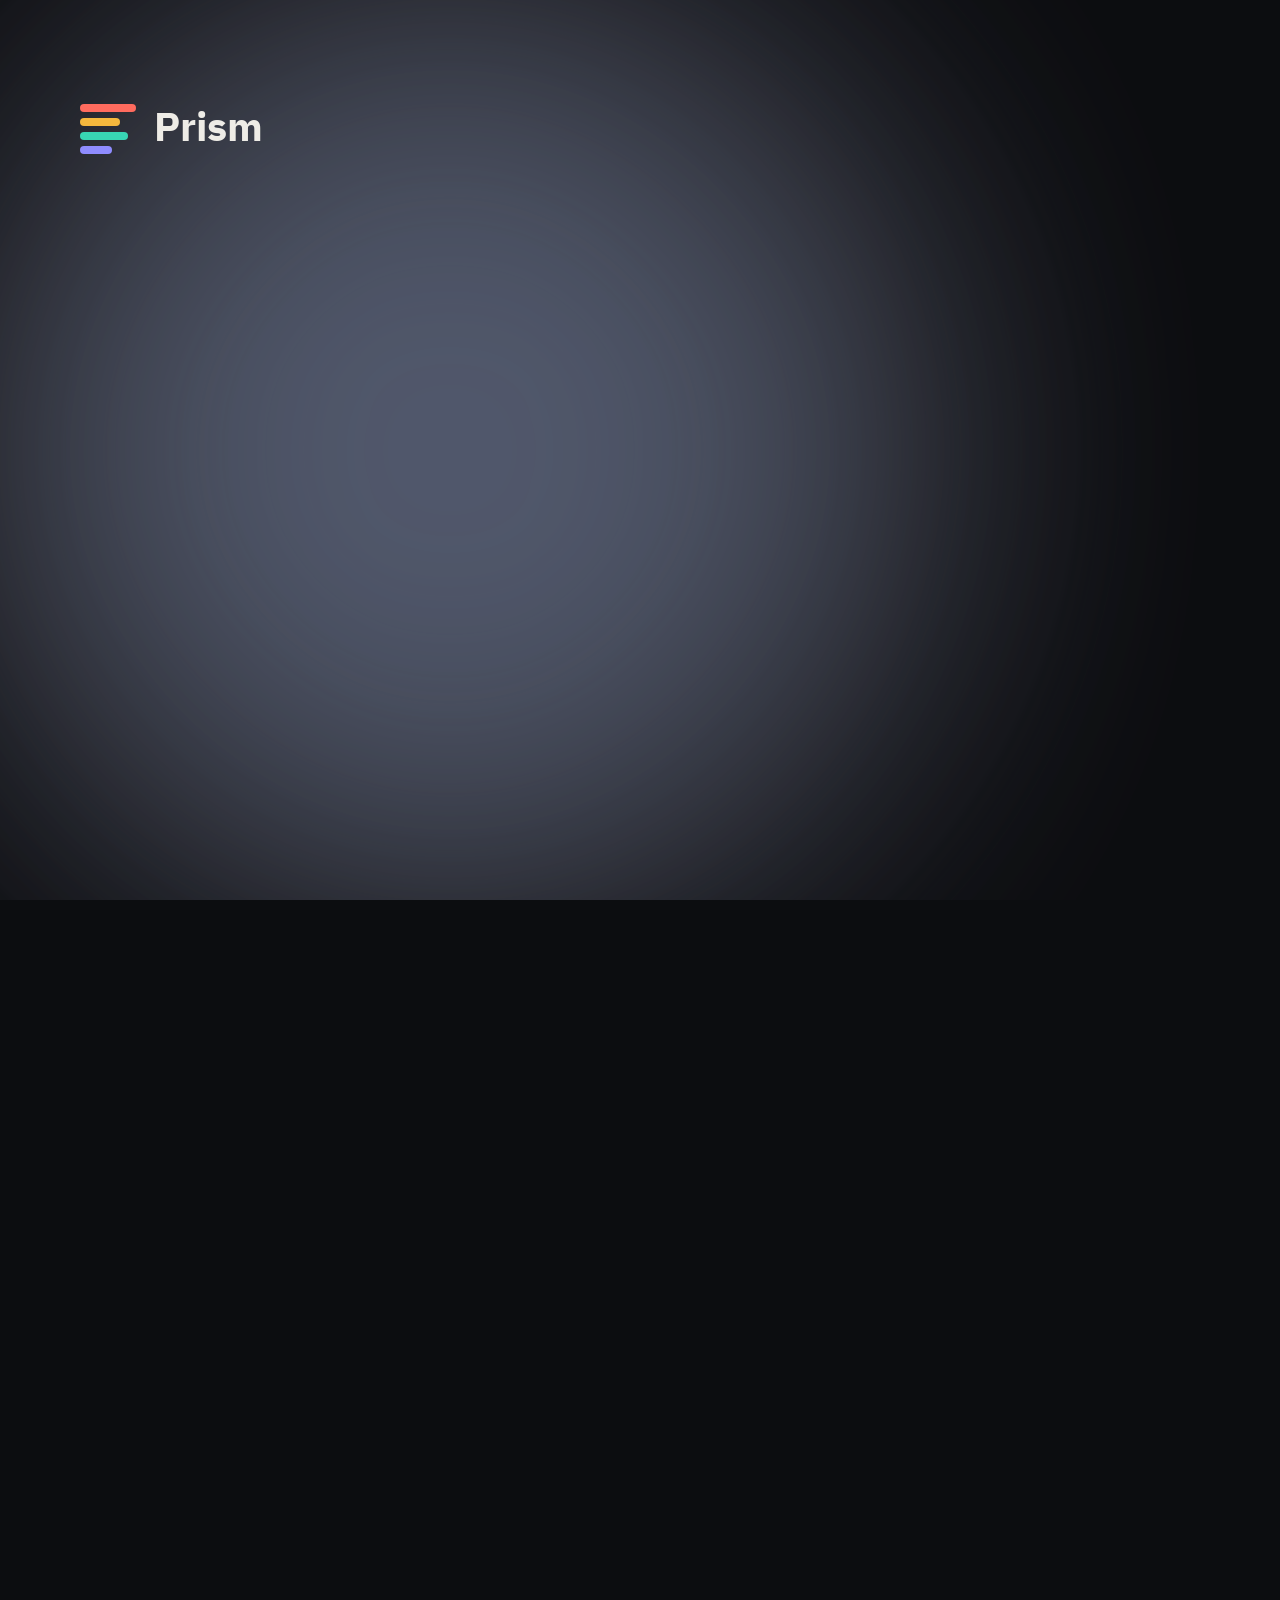
<file: tools/promo/comp.html>
<!doctype html>
<html lang="th">
<head>
<meta charset="utf-8">
<title>Prism promo</title>
<link rel="stylesheet" href="https://fonts.googleapis.com/css2?family=IBM+Plex+Sans+Thai:wght@400;500;600;700&family=IBM+Plex+Mono:wght@400;500&display=swap">
<style>
  html, body { margin: 0; width: 1080px; height: 1920px; overflow: hidden; background: #0C0D10; }
  body { font-family: 'IBM Plex Sans Thai', sans-serif; color: #EEECE6; -webkit-font-smoothing: antialiased; }
  .abs { position: absolute; }
  #bg { position: absolute; inset: 0; overflow: hidden; }
  .blob { position: absolute; width: 900px; height: 900px; border-radius: 50%; filter: blur(140px); opacity: .22; }
  .scene { position: absolute; inset: 0; opacity: 0; }
  .eyebrow { position: absolute; left: 80px; top: 230px; font-size: 36px; font-weight: 600; letter-spacing: 1px; }
  .title { position: absolute; left: 80px; width: 920px; top: 290px; font-size: 82px; font-weight: 700; line-height: 1.18; }
  .caption { position: absolute; left: 80px; width: 920px; top: 1690px; font-size: 42px; line-height: 1.4; color: #A2A4AF; }
  .card { position: absolute; left: 40px; width: 1000px; top: 580px; height: 1040px; border-radius: 34px; overflow: hidden; background: #0C0D10; border: 2px solid #2A2C36; box-shadow: 0 40px 120px rgba(0,0,0,.6); }
  .card img { position: absolute; left: 0; top: 0; width: 1800px; height: 1350px; transform-origin: 0 0; }
  .brand { position: absolute; left: 80px; top: 96px; display: flex; align-items: center; gap: 18px; font-size: 40px; font-weight: 700; }
  .bars { display: flex; flex-direction: column; gap: 6px; }
  .bars i { display: block; height: 8px; border-radius: 4px; }
  .chip { position: absolute; padding: 18px 34px; border-radius: 999px; font-size: 44px; font-weight: 600; background: #15161B; border: 2px solid #2A2C36; white-space: nowrap; }
  .pill { position: absolute; padding: 16px 30px; border-radius: 999px; font-size: 38px; font-weight: 600; white-space: nowrap; }
  #progress { position: absolute; left: 0; bottom: 0; height: 8px; background: linear-gradient(90deg, #FF6B5E, #F5B83D, #38D6B4, #8F8CFF); }
  .lane { position: absolute; left: 300px; height: 64px; border-radius: 12px; }
  .lane-label { position: absolute; left: 70px; width: 210px; font-family: 'IBM Plex Mono', monospace; font-size: 30px; line-height: 64px; color: #EEECE6; white-space: nowrap; }
</style>
</head>
<body>
<div id="bg">
  <div class="blob" id="b1" style="background:#FF6B5E"></div>
  <div class="blob" id="b2" style="background:#38D6B4"></div>
  <div class="blob" id="b3" style="background:#8F8CFF"></div>
</div>
<div class="brand" id="brand"><span class="bars" id="brandbars"><i style="width:56px;background:#FF6B5E"></i><i style="width:40px;background:#F5B83D"></i><i style="width:48px;background:#38D6B4"></i><i style="width:32px;background:#8F8CFF"></i></span>Prism</div>
<div id="scenes"></div>
<div id="progress"></div>
<script>
const BAR = 2.4, BEAT = 0.6, FPS = 30;
const CLIPS = "clips";
const ease = (k) => k < 0.5 ? 4 * k * k * k : 1 - Math.pow(-2 * k + 2, 3) / 2;
const outBack = (k) => { const c1 = 1.70158, c3 = c1 + 1; return 1 + c3 * Math.pow(k - 1, 3) + c1 * Math.pow(k - 1, 2); };
const clamp = (x, a = 0, b = 1) => Math.min(b, Math.max(a, x));
const prog = (t, a, d) => clamp((t - a) / d);

// Scene list (seconds). Clip scenes: clip name, rate, offset, camera keyframes [t, fx, fy, zoom] in clip pixels (1800x1350).
const S = [
  { id: "intro", start: 0, end: 4.8 },
  { id: "hook", start: 4.8, end: 9.6 },
  { id: "process", start: 9.6, end: 16.8, clip: "process", rate: 1.75, offset: 0, color: "#FF6B5E", ch: 820,
    eyebrow: "01 · แยก stem", title: "โยนเพลงเข้าไป<br>รอแป๊บเดียว", caption: "ได้ 6 แทร็ก หรือแยกร้องนำกับคอรัสก็ได้",
    cam: [[0, 900, 660, 1.45], [1.6, 800, 470, 2.05], [7.2, 800, 470, 2.05]] },
  { id: "analysis", start: 16.8, end: 21.6, clip: "analysis", rate: 1.2, offset: 0.4, color: "#F5B83D",
    eyebrow: "02 · แกะเพลง", title: "BPM คีย์ คอร์ด<br>ท่อนเพลง ครบ", caption: "กดเล่น ท่อนกับคอร์ดวิ่งตามเพลง",
    cam: [[0, 900, 560, 1.35], [2.2, 1000, 300, 1.8], [4.8, 1050, 260, 1.9]] },
  { id: "cut", start: 21.6, end: 28.8, clip: "cut", rate: 1.5, offset: 0, color: "#FF6B5E",
    eyebrow: "03 · ตัดแทร็ก", title: "ดึงเฉพาะส่วน<br>ที่วงไม่ได้เล่น", caption: "ลากเลือกช่วง แล้วย้ายไปเป็นแทร็กใหม่",
    cam: [[0, 900, 520, 1.4], [0.9, 780, 420, 1.9], [1.6, 760, 330, 1.75], [3.0, 760, 330, 1.75], [4.4, 900, 760, 1.45], [7.2, 900, 900, 1.45]] },
  { id: "click", start: 28.8, end: 36, clip: "click", rate: 1.3, offset: 0, color: "#38D6B4",
    eyebrow: "04 · คลิก", title: "คลิกตรง<br>กับต้นฉบับ", caption: "เพลงที่ช้าลงกลางเพลง ก็แยก BPM ให้ทีละช่วง",
    cam: [[0, 900, 600, 1.35], [1.2, 700, 340, 1.85], [5.6, 700, 360, 1.85], [7.2, 900, 620, 1.5]] },
  { id: "cues", start: 36, end: 43.2, clip: "cues", rate: 1.55, offset: 0, color: "#8F8CFF",
    eyebrow: "05 · ไกด์", title: "ไกด์บอกท่อน<br>ไม่ต้องอัดเอง", caption: "135 คำ · นับเข้า 7 แบบ ลงตรงคลิก",
    cam: [[0, 900, 600, 1.35], [0.9, 900, 380, 1.7], [5.6, 900, 380, 1.7], [7.2, 900, 640, 1.4]] },
  { id: "routing", start: 43.2, end: 48, clip: "routing", rate: 1.3, offset: 0, color: "#5CC6FF",
    eyebrow: "06 · in-ear", title: "คลิกหูซ้าย<br>ดนตรีออกขวา", caption: "กดปุ่มเดียว ใช้เอาต์พุตแค่ 2 ช่อง",
    cam: [[0, 760, 330, 1.6], [1.4, 700, 300, 1.75], [2.6, 330, 640, 2.0], [4.8, 330, 820, 2.0]] },
  { id: "export", start: 48, end: 55.2, color: "#5CC6FF",
    eyebrow: "07 · export", title: "ลากเข้า DAW<br>ได้เลย", caption: "ทุกไฟล์ยาวเท่ากัน วางที่ 0 ตรงกันหมด" },
  { id: "setlist", start: 55.2, end: 64.8, clip: "setlist", rate: 1.27, offset: 0, color: "#8FDC5A", ch: 720,
    eyebrow: "08 · เล่นสด", title: "เรียงเพลงทั้งเซ็ต<br>เล่นต่อกันเอง", caption: "ตัดหัวท้ายได้ · เว้นระหว่างเพลงได้ · หยุดรอได้",
    cam: [[0, 1000, 330, 1.28], [3, 1000, 330, 1.33], [9.6, 1000, 340, 1.33]] },
  { id: "outro", start: 64.8, end: 74.4 },
];
const TOTAL = 74.4;

const root = document.getElementById("scenes");
const el = (html) => { const d = document.createElement("div"); d.innerHTML = html.trim(); return d.firstChild; };
const nodes = {};
for (const s of S) {
  const node = el(`<div class="scene" id="s-${s.id}"></div>`);
  root.append(node);
  nodes[s.id] = node;
  if (s.clip) {
    node.append(el(`<div class="eyebrow" style="color:${s.color}">${s.eyebrow}</div>`));
    node.append(el(`<div class="title">${s.title}</div>`));
    const ch = s.ch ?? 1040;
    node.append(el(`<div class="card" style="height:${ch}px;top:${580 + (1040 - ch) / 2}px"><img alt=""></div>`));
    node.append(el(`<div class="caption">${s.caption}</div>`));
  }
}
// intro
nodes.intro.innerHTML = `
  <div class="abs" id="i-bars" style="left:390px;top:640px;display:flex;flex-direction:column;gap:22px"></div>
  <div class="abs" id="i-name" style="left:0;width:1080px;top:880px;text-align:center;font-size:220px;font-weight:700;letter-spacing:-6px">Prism</div>
  <div class="abs" id="i-sub" style="left:0;width:1080px;top:1160px;text-align:center;font-size:46px;font-weight:600;color:#38D6B4">สำหรับคนทำ data / MD เล่นสด</div>
  <div class="abs" id="i-sub2" style="left:0;width:1080px;top:1240px;text-align:center;font-size:40px;color:#A2A4AF">แยก stem · ทำคลิก · ใส่ไกด์ ในที่เดียว</div>`;
const ibars = nodes.intro.querySelector("#i-bars");
[["#FF6B5E", 300], ["#F5B83D", 214], ["#38D6B4", 256], ["#8F8CFF", 170]].forEach(([c, w]) => ibars.append(el(`<i style="display:block;height:36px;border-radius:18px;background:${c};width:${w}px"></i>`)));
// hook
const HOOK_CHIPS = [["แยก stem", "#FF6B5E", 160, 760], ["ทำคลิก", "#38D6B4", 560, 880], ["ใส่ไกด์", "#8F8CFF", 200, 1000], ["เติมห้องนับ", "#F5B83D", 520, 1120], ["export ให้ตรงกัน", "#5CC6FF", 170, 1240]];
nodes.hook.innerHTML = `<div class="abs" id="h-q" style="left:80px;width:920px;top:420px;font-size:76px;font-weight:700;line-height:1.2">ทำ data เพลงนึง<br><span style="color:#A2A4AF">ต้องทำอะไรบ้าง?</span></div>
  <div class="abs" id="h-a" style="left:80px;width:920px;top:1450px;font-size:76px;font-weight:700;line-height:1.2">ตอนนี้ให้ <span style="color:#38D6B4">Prism</span> ทำให้</div>`;
HOOK_CHIPS.forEach(([t, c, x, y], i) => nodes.hook.append(el(`<div class="chip h-chip" style="left:${x}px;top:${y}px;border-color:${c};color:${c}">${t}</div>`)));
// export: DAW lanes all starting at 0
const LANES = [["drums.wav", "#F5B83D"], ["bass.wav", "#38D6B4"], ["guitar.wav", "#8FDC5A"], ["piano.wav", "#5CC6FF"], ["other.wav", "#8F8CFF"], ["vocals.wav", "#FF6B5E"], ["คอรัสฮุก.wav", "#FF6B5E"], ["click.wav", "#D8D2C4"], ["cues.wav", "#D8D2C4"]];
nodes.export.innerHTML = `<div class="eyebrow" style="color:#5CC6FF">07 · export</div><div class="title">ลากเข้า DAW<br>ได้เลย</div>
  <div class="abs" id="e-panel" style="left:40px;width:1000px;top:600px;height:1020px;border-radius:34px;background:#15161B;border:2px solid #2A2C36"></div>
  <div class="abs" id="e-zero" style="left:296px;top:640px;width:4px;height:940px;background:#EEECE6"></div>
  <div class="abs" style="left:250px;top:610px;font-family:'IBM Plex Mono',monospace;font-size:28px;color:#A2A4AF" id="e-zlabel">0:00</div>
  <div class="caption">ทุกไฟล์ยาวเท่ากัน วางที่ 0 ตรงกันหมด</div>`;
LANES.forEach(([name, c], i) => {
  const y = 690 + i * 98;
  nodes.export.append(el(`<div class="lane-label e-label" style="top:${y}px">${name}</div>`));
  nodes.export.append(el(`<div class="lane e-lane" style="top:${y}px;width:680px;background:${c};opacity:.85"></div>`));
});
// routing pills
nodes.routing.append(el(`<div class="pill" id="r-l" style="left:80px;top:1560px;background:#F4EFE3;color:#14151A">L · คลิก + ไกด์</div>`));
nodes.routing.append(el(`<div class="pill" id="r-r" style="left:560px;top:1560px;background:#38D6B4;color:#0C0D10">R · ดนตรี</div>`));
// outro
nodes.outro.innerHTML = `
  <div class="abs" id="o-bars" style="left:430px;top:520px;display:flex;flex-direction:column;gap:18px"></div>
  <div class="abs" id="o-name" style="left:0;width:1080px;top:720px;text-align:center;font-size:180px;font-weight:700;letter-spacing:-5px">Prism</div>
  <div class="abs" id="o-free" style="left:340px;width:400px;top:980px;text-align:center;font-size:64px;font-weight:700;background:#F4EFE3;color:#14151A;border-radius:999px;padding:14px 0">แจกฟรี</div>
  <div class="abs" id="o-l1" style="left:0;width:1080px;top:1180px;text-align:center;font-size:46px;font-weight:600">รันบน Mac ของเราเอง</div>
  <div class="abs" id="o-l2" style="left:0;width:1080px;top:1250px;text-align:center;font-size:42px;color:#A2A4AF">ไม่ต้องอัปโหลดเพลงขึ้นเน็ต</div>
  <div class="abs" id="o-l3" style="left:0;width:1080px;top:1430px;text-align:center;font-size:44px;font-weight:600;color:#38D6B4">ลิงก์ดาวน์โหลดอยู่ในโพสต์ 👇</div>`;
const obars = nodes.outro.querySelector("#o-bars");
[["#FF6B5E", 220], ["#F5B83D", 156], ["#38D6B4", 188], ["#8F8CFF", 124]].forEach(([c, w]) => obars.append(el(`<i style="display:block;height:26px;border-radius:13px;background:${c};width:${w}px"></i>`)));

const set = (n, o, tx = 0, ty = 0, sc = 1) => { n.style.opacity = o; n.style.transform = `translate(${tx}px,${ty}px) scale(${sc})`; };

function camera(s, t) {
  const k = s.cam;
  let i = 0;
  while (i < k.length - 2 && t > k[i + 1][0]) i++;
  const [t0, x0, y0, z0] = k[i], [t1, x1, y1, z1] = k[Math.min(i + 1, k.length - 1)];
  const e = t1 > t0 ? ease(clamp((t - t0) / (t1 - t0))) : 1;
  return [x0 + (x1 - x0) * e, y0 + (y1 - y0) * e, z0 + (z1 - z0) * e];
}

async function renderAt(t) {
  // background drift and beat pulse
  const b = (id, x, y) => { document.getElementById(id).style.transform = `translate(${x}px,${y}px)`; };
  b("b1", -300 + 120 * Math.sin(t * 0.21), -200 + 160 * Math.cos(t * 0.17));
  b("b2", 500 + 140 * Math.cos(t * 0.19), 700 + 180 * Math.sin(t * 0.13));
  b("b3", -200 + 160 * Math.sin(t * 0.15 + 1), 1300 + 140 * Math.cos(t * 0.2));
  const beatK = (t % BEAT) / BEAT;
  document.getElementById("brandbars").style.transform = `scaleX(${1 + 0.12 * Math.exp(-beatK * 6)})`;
  document.getElementById("brandbars").style.transformOrigin = "left center";
  document.getElementById("progress").style.width = `${(t / TOTAL) * 1080}px`;
  const brandOn = t > 4.4 && t < 64.6;
  document.getElementById("brand").style.opacity = brandOn ? Math.min(prog(t, 4.4, 0.4), 1 - prog(t, 64.2, 0.4)) : 0;

  const loads = [];
  for (const s of S) {
    const node = nodes[s.id];
    const lt = t - s.start, len = s.end - s.start;
    if (t < s.start - 0.01 || t >= s.end + 0.3) { node.style.opacity = 0; node.style.display = "none"; continue; }
    node.style.display = "block";
    const fin = prog(lt, 0, 0.35), fout = 1 - prog(lt, len - 0.05, 0.3);
    node.style.opacity = Math.min(fin, fout);
    if (s.clip) {
      const q = (sel) => node.querySelector(sel);
      const a = ease(prog(lt, 0, 0.5)), a2 = ease(prog(lt, 0.12, 0.5)), a3 = ease(prog(lt, 0.3, 0.6));
      set(q(".eyebrow"), a, 0, 40 * (1 - a));
      set(q(".title"), a2, 0, 60 * (1 - a2));
      set(q(".caption"), a3, 0, 40 * (1 - a3));
      const card = q(".card");
      const c = outBack(clamp(prog(lt, 0.05, 0.55)));
      set(card, prog(lt, 0.05, 0.3), 0, 80 * (1 - c), 0.94 + 0.06 * c);
      // clip frame
      const info = window.CLIP_INFO[s.clip];
      const ct = clamp(s.offset + lt * s.rate, 0, info.frames / FPS - 0.001);
      const frame = Math.min(info.frames, Math.floor(ct * FPS) + 1);
      const img = q(".card img");
      const src = `${CLIPS}/${s.clip}/seq/${String(frame).padStart(5, "0")}.jpg`;
      if (!img.src.endsWith(src)) { img.src = src; loads.push(img.decode().catch(() => {})); }
      const [fx, fy, z] = camera(s, lt);
      const W = 1000, Hc = s.ch ?? 1040, sc = (W / 1800) * z;
      let tx = W / 2 - fx * sc, ty = Hc / 2 - fy * sc;
      tx = Math.min(0, Math.max(W - 1800 * sc, tx));
      ty = 1350 * sc < Hc ? (Hc - 1350 * sc) / 2 : Math.min(0, Math.max(Hc - 1350 * sc, ty));
      img.style.transform = `translate(${tx}px,${ty}px) scale(${sc})`;
    }
    if (s.id === "intro") {
      [...ibars.children].forEach((bar, i) => { const k = outBack(prog(lt, 0.2 + i * 0.15, 0.5)); bar.style.transform = `scaleX(${Math.max(0, k)})`; bar.style.transformOrigin = "left"; });
      const n = ease(prog(lt, 0.9, 0.7)); set(node.querySelector("#i-name"), n, 0, 50 * (1 - n));
      const u = ease(prog(lt, 1.6, 0.6)); set(node.querySelector("#i-sub"), u, 0, 30 * (1 - u));
      const v = ease(prog(lt, 2.0, 0.6)); set(node.querySelector("#i-sub2"), v, 0, 30 * (1 - v));
      set(ibars, 1 - prog(lt, 4.3, 0.4), 0, 0, 1);
    }
    if (s.id === "hook") {
      const qn = ease(prog(lt, 0, 0.5)); set(node.querySelector("#h-q"), qn, 0, 40 * (1 - qn));
      node.querySelectorAll(".h-chip").forEach((chip, i) => { const k = prog(lt, 0.6 + i * 0.6, 0.35); set(chip, clamp(k * 2), 0, 0, 0.6 + 0.4 * outBack(k)); });
      const an = ease(prog(lt, 3.6, 0.5)); set(node.querySelector("#h-a"), an, 0, 40 * (1 - an));
    }
    if (s.id === "export") {
      const q = (sel) => node.querySelector(sel);
      const a = ease(prog(lt, 0, 0.5)), a2 = ease(prog(lt, 0.12, 0.5));
      set(q(".eyebrow"), a, 0, 40 * (1 - a)); set(q(".title"), a2, 0, 60 * (1 - a2));
      set(q("#e-panel"), prog(lt, 0.1, 0.3), 0, 0, 1);
      set(q(".caption"), ease(prog(lt, 3.6, 0.6)), 0, 0, 1);
      const zero = prog(lt, 2.8, 0.3);
      set(q("#e-zero"), zero * (0.6 + 0.4 * Math.abs(Math.sin(lt * 6))), 0, 0, 1);
      set(q("#e-zlabel"), zero, 0, 0, 1);
      node.querySelectorAll(".e-lane").forEach((lane, i) => {
        const k = ease(prog(lt, 0.5 + i * 0.22, 0.6));
        // lanes arrive a little apart, then all snap to 0
        const snap = ease(prog(lt, 2.8, 0.5));
        const jitter = [60, 140, 20, 100, 180, 40, 120, 80, 160][i] * (1 - snap);
        set(lane, k, 700 * (1 - k) + jitter, 0, 1);
      });
      node.querySelectorAll(".e-label").forEach((l, i) => set(l, ease(prog(lt, 0.5 + i * 0.22, 0.4)), 0, 0, 1));
    }
    if (s.id === "routing") {
      const l = outBack(prog(lt, 1.0, 0.4)), r = outBack(prog(lt, 1.2, 0.4));
      set(node.querySelector("#r-l"), clamp(l), 0, 0, 0.7 + 0.3 * l);
      set(node.querySelector("#r-r"), clamp(r), 0, 0, 0.7 + 0.3 * r);
      node.querySelector(".caption").style.top = "1700px";
    }
    if (s.id === "outro") {
      [...obars.children].forEach((bar, i) => { const k = outBack(prog(lt, 0.2 + i * 0.12, 0.5)); bar.style.transform = `scaleX(${Math.max(0, k)})`; bar.style.transformOrigin = "left"; });
      const n = ease(prog(lt, 0.6, 0.6)); set(node.querySelector("#o-name"), n, 0, 40 * (1 - n));
      const f = outBack(prog(lt, 1.4, 0.45)); set(node.querySelector("#o-free"), clamp(f), 0, 0, 0.6 + 0.4 * f);
      for (const [id, d] of [["#o-l1", 2.2], ["#o-l2", 2.5], ["#o-l3", 3.4]]) { const k = ease(prog(lt, d, 0.5)); set(node.querySelector(id), k, 0, 30 * (1 - k)); }
      node.style.opacity = Math.min(prog(lt, 0, 0.35), 1 - prog(lt, 8.6, 1.0));
    }
  }
  await Promise.all(loads);
  return true;
}
window.renderAt = renderAt;
window.TOTAL = TOTAL;
</script>
</body>
</html>
</file>
